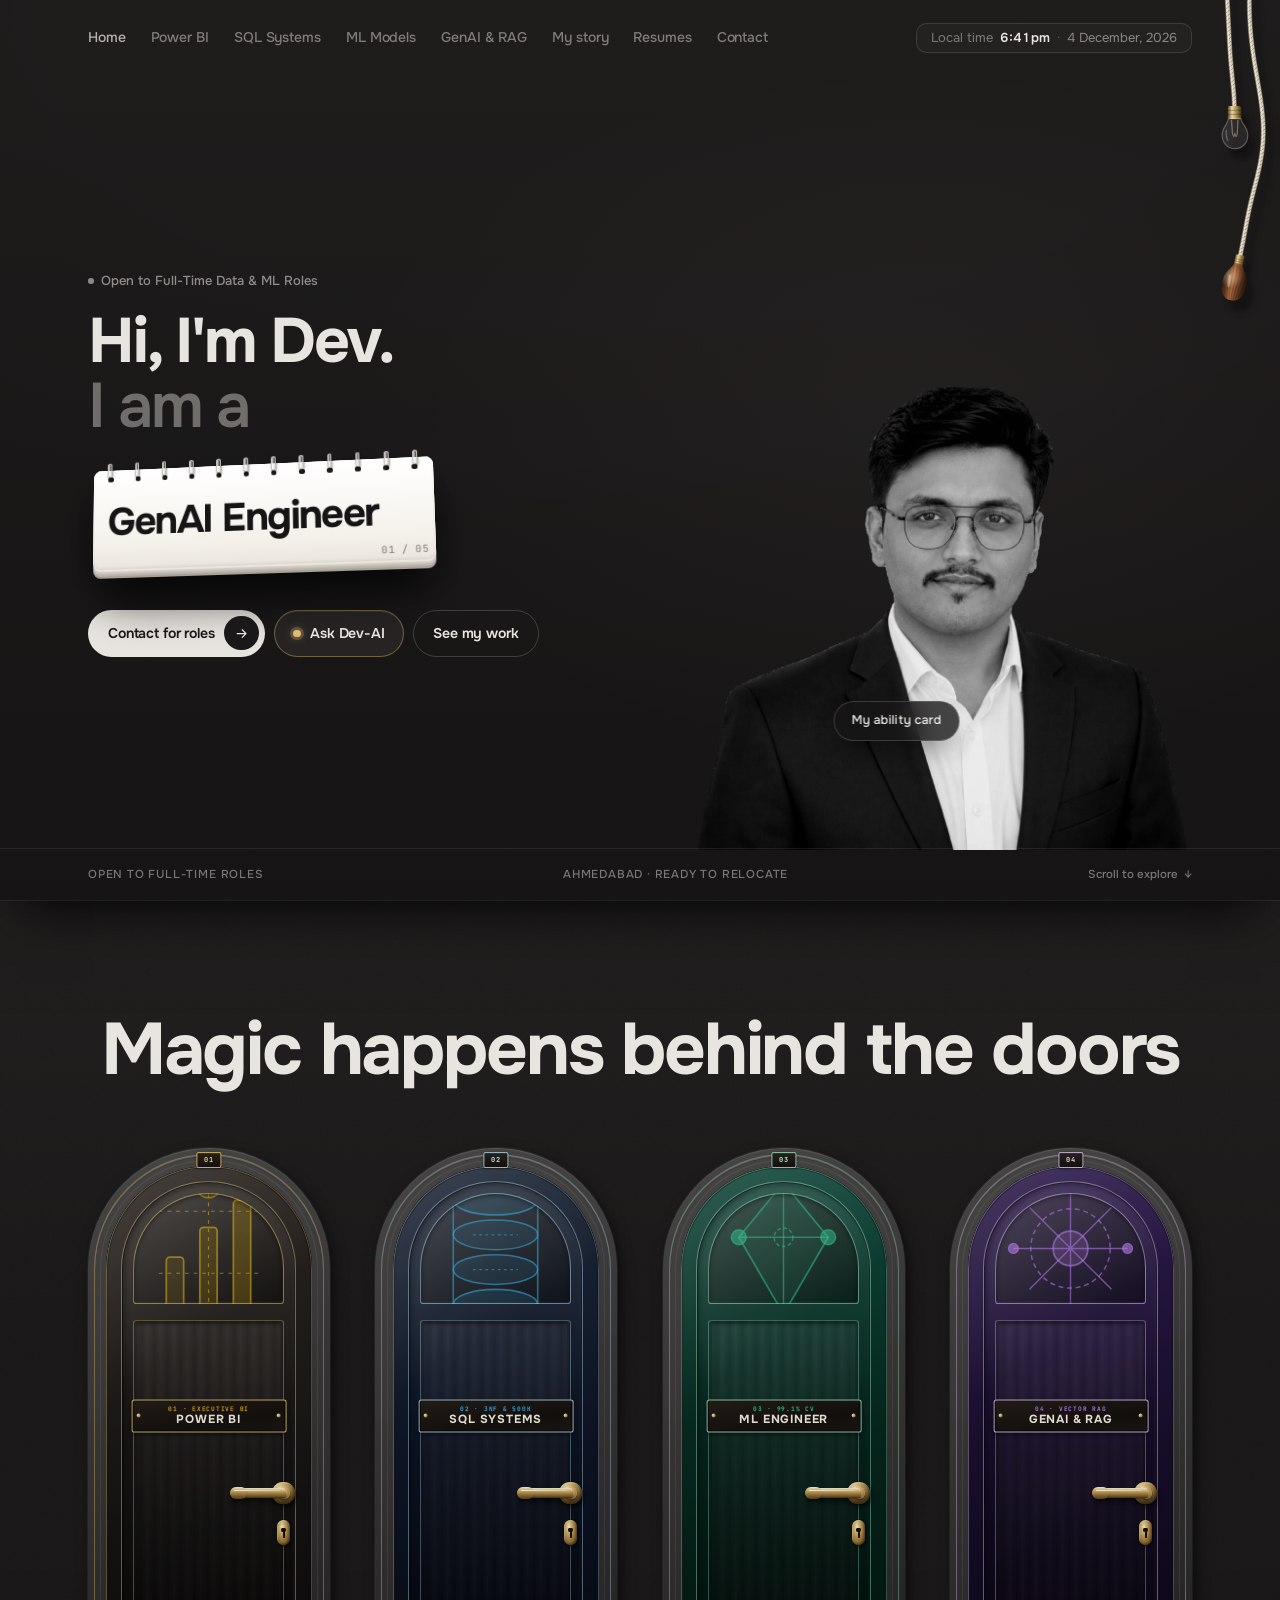
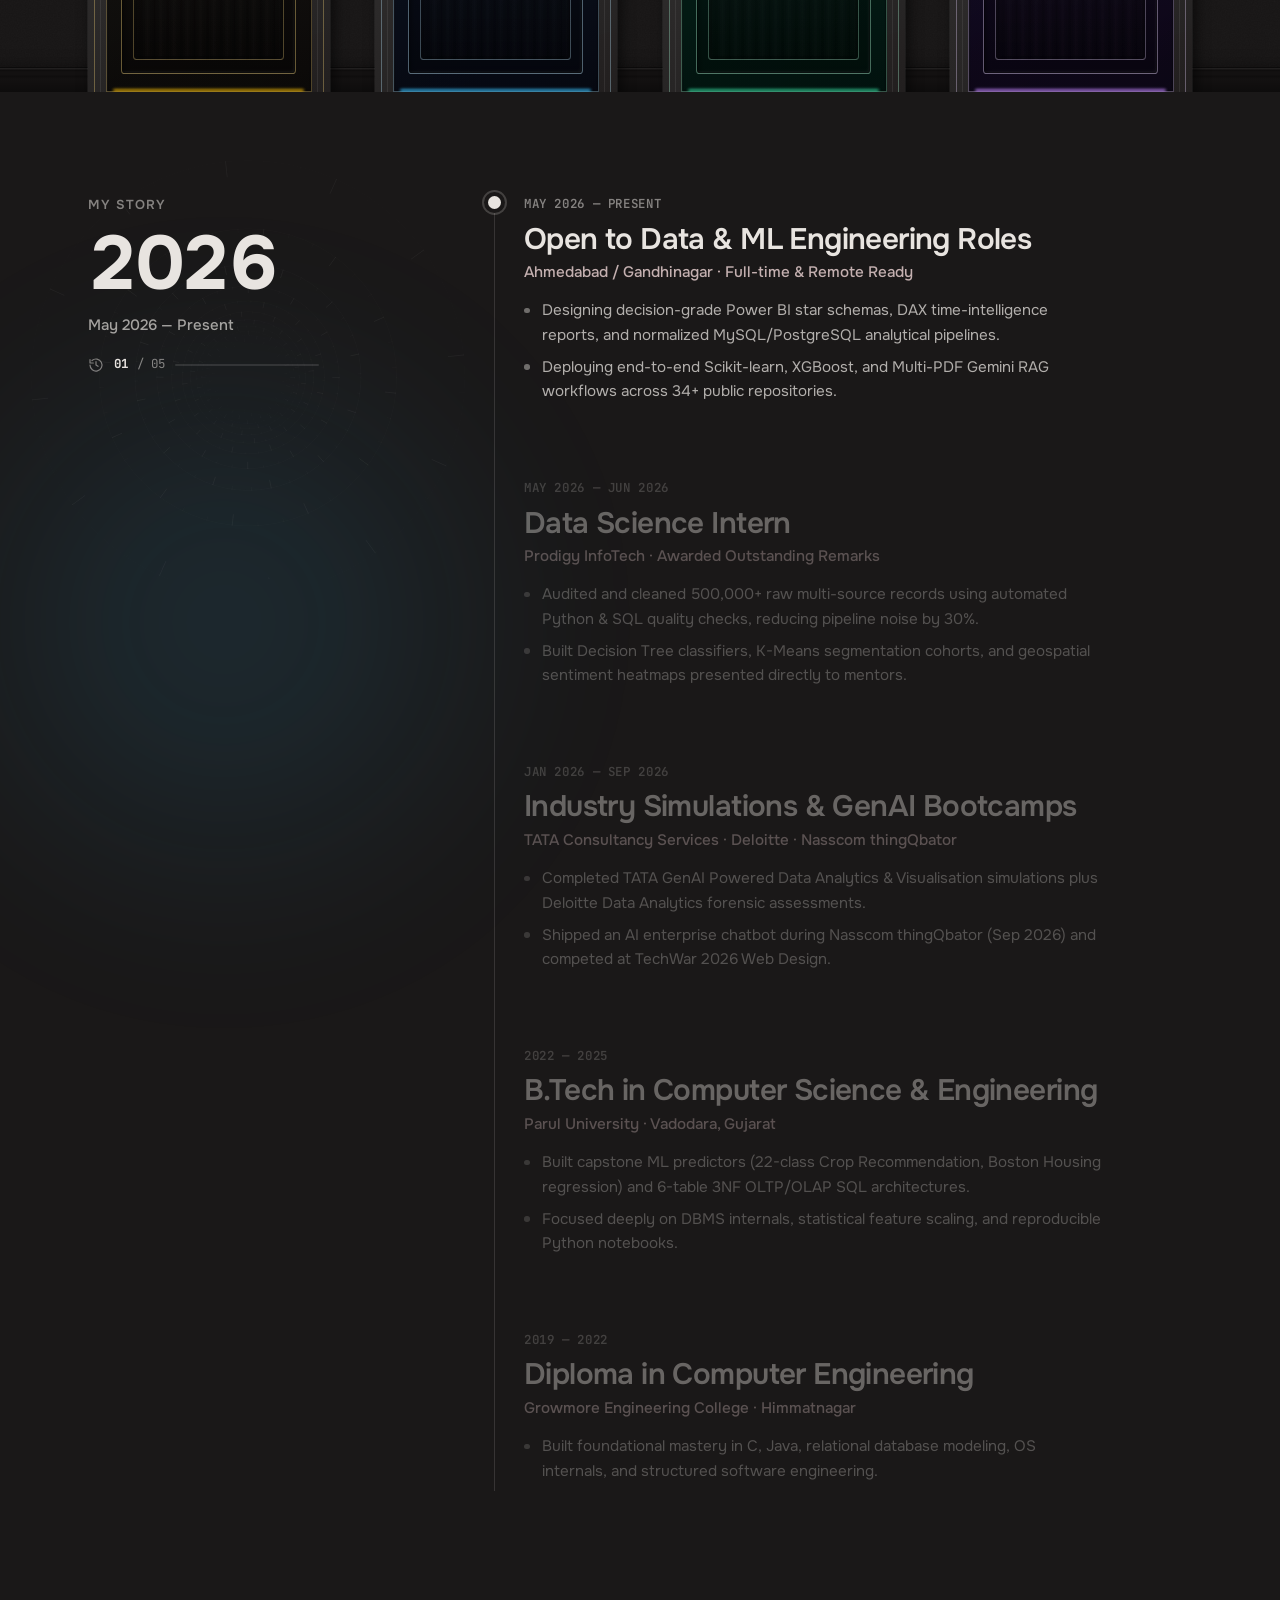
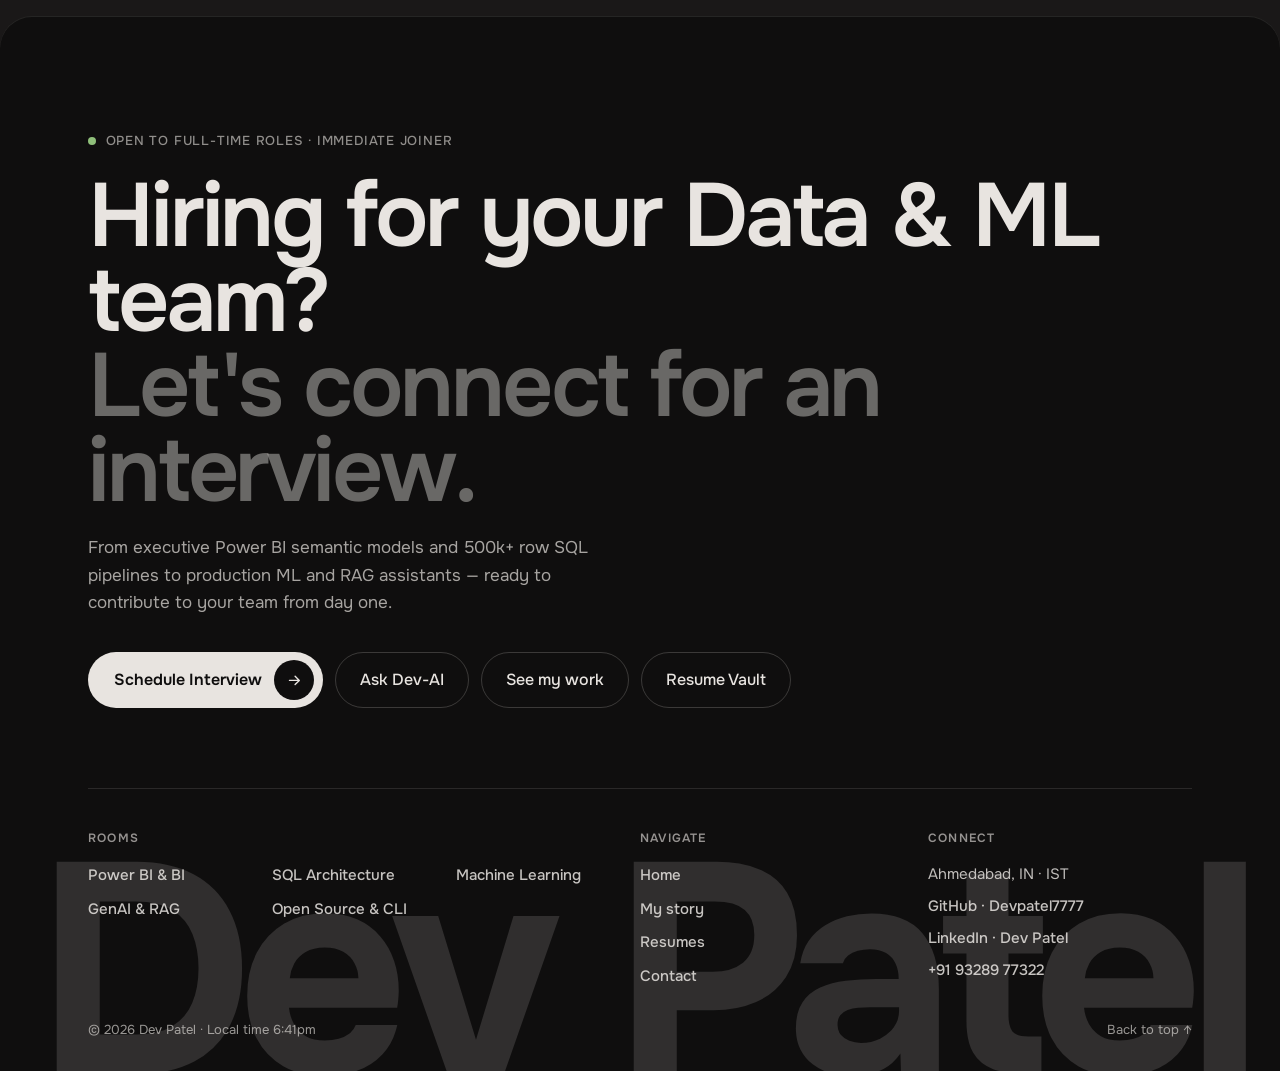
<file: index.html>
<!DOCTYPE html>
<html data-mode="dark" lang="en">
<head>
  <meta charset="utf-8">
  <meta name="viewport" content="width=device-width, initial-scale=1.0">
  <meta name="theme-color" content="#1A1818">
  <meta name="description" content="Dev Patel — GenAI Engineer, AI/ML Engineer, Data Scientist & Data Analyst. Power BI star schemas, 500k+ row SQL/EDA pipelines, XGBoost models, and Multi-PDF RAG systems.">
  <meta name="robots" content="index, follow">
  <link rel="canonical" href="https://dev-7-patel-portfolio.vercel.app/">
  <meta property="og:type" content="website">
  <meta property="og:url" content="https://dev-7-patel-portfolio.vercel.app/">
  <meta property="og:title" content="Dev Patel — GenAI, AI/ML &amp; Data Systems Engineer">
  <meta property="og:description" content="Interactive portfolio &amp; live AI/ML systems by Dev Patel. Power BI Star Schemas, 500k+ row SQL/EDA pipelines, 99.1% CV Crop ML, and Multi-PDF Vector RAG.">
  <meta property="og:image" content="https://dev-7-patel-portfolio.vercel.app/assets/avatar.jpg">
  <meta name="twitter:card" content="summary_large_image">
  <meta name="twitter:title" content="Dev Patel — GenAI, AI/ML &amp; Data Systems Engineer">
  <meta name="twitter:description" content="Interactive portfolio &amp; live AI/ML systems by Dev Patel. Available for Full-Time Data &amp; ML roles.">
  <title>Dev Patel — GenAI, AI/ML & Data Analyst Portfolio</title>
  <script type="application/ld+json">
  {
    "@context": "https://schema.org",
    "@type": "Person",
    "name": "Dev Patel",
    "jobTitle": "GenAI Engineer, AI/ML Engineer & Data Analyst",
    "alumniOf": { "@type": "CollegeOrUniversity", "name": "Parul University" },
    "email": "mailto:devpatel846211@gmail.com",
    "sameAs": [
      "https://github.com/Devpatel7777",
      "https://linkedin.com/in/dev-patel-0a1291216"
    ],
    "knowsAbout": ["Generative AI", "RAG", "LangGraph", "Machine Learning", "XGBoost", "Power BI", "DAX", "MySQL", "Python"]
  }
  </script>
  <link rel="icon" type="image/svg+xml" href="/favicon.svg">
  <link rel="preconnect" href="https://fonts.googleapis.com">
  <link rel="preconnect" href="https://fonts.gstatic.com" crossorigin>
  <link href="https://fonts.googleapis.com/css2?family=JetBrains+Mono:wght@400;500;600;700&family=Onest:wght@400;500;600;700;800&display=swap" rel="stylesheet">
  <script src="rooms/prepaint.js"></script>
  <link rel="stylesheet" href="style.css?v=2.2">
</head>
<body>
  <a class="skip" href="#main">Skip to content</a>

  <!-- ============ PageLoader ============ -->
  <div aria-hidden="true" class="loader" id="loader">
    <div class="ld__bg"></div>
    <div class="ld__stack">
      <div class="ld__pill" style="--k:0;--c:#242121;--t:#E8E4E0;--dir:1"><span>Dev Patel</span></div>
      <div class="ld__pill" style="--k:1;--c:#22354E;--t:#E8E4E0;--dir:-1"><span>Power BI &amp; BI</span></div>
      <div class="ld__pill" style="--k:2;--c:#4A3142;--t:#E8E4E0;--dir:1"><span>SQL Architecture</span></div>
      <div class="ld__pill" style="--k:3;--c:#65755B;--t:#F3EEEC;--dir:-1"><span>Machine Learning</span></div>
      <div class="ld__pill" style="--k:4;--c:#9D5328;--t:#F3EEEC;--dir:1"><span>GenAI &amp; RAG</span></div>
      <div class="ld__pill" style="--k:5;--c:#C4B0B0;--t:#1A1818;--dir:-1"><span>Open Source CLI</span></div>
    </div>
    <div class="ld__hud">
      <div class="ld__top">
        <span><b>Dev Patel</b> · Portfolio</span>
        <span>BI · SQL · Machine Learning · GenAI Systems</span>
      </div>
      <div class="ld__bot">
        <p class="ld__num">
          <small>Opening the rooms</small>
          <span id="ldCount">000</span>
        </p>
        <div class="ld__bar"><i></i></div>
      </div>
    </div>
  </div>

  <!-- ============ Header ============ -->
  <header class="hdr rv" style="--d:80ms">
    <div class="shell hdr__in">
      <nav aria-label="Primary">
        <ul class="nav">
          <li><button type="button" aria-current="page" data-go="home"><span data-h="y 0 -2|o .75 1" data-hs="320 22" data-ht="button">Home</span></button></li>
          <li><button type="button" data-door="0"><span data-h="y 0 -2|o .75 1" data-hs="320 22" data-ht="button">Power BI</span></button></li>
          <li><button type="button" data-door="1"><span data-h="y 0 -2|o .75 1" data-hs="320 22" data-ht="button">SQL Systems</span></button></li>
          <li><button type="button" data-door="2"><span data-h="y 0 -2|o .75 1" data-hs="320 22" data-ht="button">ML Models</span></button></li>
          <li><button type="button" data-door="3"><span data-h="y 0 -2|o .75 1" data-hs="320 22" data-ht="button">GenAI &amp; RAG</span></button></li>
          <li><button type="button" data-go="about"><span data-h="y 0 -2|o .75 1" data-hs="320 22" data-ht="button">My story</span></button></li>
          <li><button type="button" data-resume=""><span data-h="y 0 -2|o .75 1" data-hs="320 22" data-ht="button">Resumes</span></button></li>
          <li><button type="button" data-contact=""><span data-h="y 0 -2|o .75 1" data-hs="320 22" data-ht="button">Contact</span></button></li>
        </ul>
      </nav>
      <div class="hdr__right">
        <div aria-label="Local time in India" class="chip clock">
          <span class="clock__lbl">Local time</span>
          <span class="clock__time tnum" data-time="">11:05am</span>
          <span aria-hidden="true" class="clock__sep">·</span>
          <span class="clock__date" data-date="">11 November, 2026</span>
          <span class="clock__ds" data-dshort="">11 Nov</span>
        </div>
        <button type="button" aria-controls="navm" aria-haspopup="dialog" aria-label="Menu" class="chip menu-btn" id="menuBtn" style="min-height:44px;min-width:44px">
          <span>
            <svg aria-hidden="true" fill="none" focusable="false" stroke="currentColor" stroke-linecap="round" stroke-width="2" viewBox="0 0 24 24">
              <path d="M4 6h16M4 12h16M4 18h16"></path>
            </svg>
            <span class="word">Menu</span>
          </span>
        </button>
      </div>
    </div>
  </header>

  <!-- ============ Connected Rope & Edison Bulb: Pull Bulb -> Light | Pull Rope -> Dark ============ -->
  <div class="lamp-ambient" id="lampAmbient" aria-hidden="true"></div>
  <div class="cord" id="cord">
    <canvas aria-hidden="true" class="cord__cv"></canvas>
    <button type="button" aria-checked="false" aria-label="Pull Edison bulb for Light mode" title="Pull bulb → Light mode" class="cord__bulb" id="cordBulb" role="switch"></button>
    <button type="button" aria-checked="true" aria-label="Pull braided rope for Dark mode" title="Pull rope → Dark mode" class="cord__hit" id="cordHit" role="switch"></button>
  </div>

  <main id="main">
    <!-- ============ Hero ============ -->
    <section aria-label="Introduction" class="hero" id="home">
      <div aria-hidden="true" class="hero__vig"></div>

      <div class="shell hero__content">
        <div class="hero__left">
          <p class="eyebrow rv" id="heroEye" style="--d:180ms">Open to Full-Time Data &amp; ML Roles</p>
          <h1 class="h1">
            <span class="sr-only">Hi, I'm Dev. I am a GenAI Engineer, AI / ML Engineer, Data Scientist, Data Analyst and SQL Architect.</span>
            <span aria-hidden="true">
              <span class="line"><span style="--d:240ms">Hi, I'm Dev.</span></span>
              <span class="line"><span class="soft" style="--d:350ms">I am a</span></span>
              <span class="cal-line">
                <span class="cal rv" id="cal" style="--d:480ms">
                  <span class="cal__body">
                    <span class="cal__stand"></span>
                    <span class="cal__stack">
                      <span class="cal__back"><span class="cal__holes"></span></span>
                      <span class="cal__page" data-under="">
                        <span class="cal__holes"></span>
                        <span class="cal__word">AI / ML Engineer</span>
                        <span class="cal__no">02 / 05</span>
                        <span class="cal__shade"></span>
                      </span>
                      <span class="cal__leaf">
                        <span class="cal__face">
                          <span class="cal__holes"></span>
                          <span class="cal__word">GenAI Engineer</span>
                          <span class="cal__no">01 / 05</span>
                          <span class="cal__shade"></span>
                        </span>
                        <span class="cal__rear"><span class="cal__holes"></span></span>
                      </span>
                    </span>
                    <span class="cal__rings"></span>
                  </span>
                  <span class="cal__measure"></span>
                </span>
              </span>
            </span>
          </h1>
          <div class="ctas rv" style="--d:680ms">
            <button type="button" class="pill pill--dark pill--arrow" data-contact="">
              <span class="pill__in" data-h="s 1 1.04" data-hs="320 18" data-ht=".pill">
                Contact for roles
                <span class="pill__badge">
                  <svg aria-hidden="true" data-h="x 0 3" data-hs="320 18" data-ht=".pill" fill="none" focusable="false" stroke="currentColor" stroke-linecap="round" stroke-linejoin="round" stroke-width="2" viewBox="0 0 24 24">
                    <path d="M5 12h14M13 6l6 6-6 6"></path>
                  </svg>
                </span>
              </span>
            </button>
            <button type="button" class="pill pill--ai" data-copilot="">
              <span class="pill__in" data-h="s 1 1.04" data-hs="320 18" data-ht=".pill">
                <i class="ai-dot" aria-hidden="true"></i>
                Ask Dev-AI
              </span>
            </button>
            <button type="button" class="pill pill--outline" data-go="works">
              <span class="pill__in" data-h="s 1 1.04" data-hs="320 18" data-ht=".pill">See my work</span>
            </button>
          </div>
        </div>
      </div>

      <div class="hero__stage">
        <div class="fig" id="fig" aria-label="Dev Patel portrait stage">
          <img alt="" aria-hidden="true" decoding="async" fetchpriority="high" id="figBase" src="assets/portrait-cutout.png">
          <canvas aria-hidden="true" id="figCanvas"></canvas>
          <button type="button" aria-controls="holo" aria-haspopup="dialog" class="fig__card" id="holoOpen">My ability card</button>
        </div>
      </div>

      <div class="shell hero__bar rv" style="--d:750ms">
        <span>Open to Full-Time Roles</span>
        <span class="mid">Ahmedabad · Ready to Relocate</span>
        <div class="hero__bar-acts">
          <button type="button" class="scroll" data-go="works">Scroll to explore <i aria-hidden="true">↓</i></button>
        </div>
      </div>
    </section>

    <!-- ============ Doors ============ -->
    <section aria-labelledby="doorsTitle" class="doors" id="works">
      <div aria-hidden="true" class="doors__tex"></div>
      <div class="doors__pin">
        <div class="shell doors__wall">
          <h2 class="sr-only" id="doorsTitle">My work, one door per discipline</h2>
          <p aria-hidden="true" class="paint">Magic happens<br class="mbr"> behind the doors</p>
          <p aria-hidden="true" class="doors__hint">Swipe or tap door</p>
          <div aria-live="polite" class="dinfo" id="dinfo">
            <h3 class="dinfo__h">Power BI &amp; BI</h3>
            <p class="dinfo__t">Star Schema · 10,000+ Sales Rows</p>
            <ul class="dinfo__p">
              <li>10,000+ sales rows modeled</li>
              <li>Star-schema tables &amp; DAX</li>
              <li>Time-intelligence YoY KPIs</li>
              <li>Retention &amp; margin drilldowns</li>
              <li>Live telemetry simulator</li>
            </ul>
          </div>
          <p aria-hidden="true" class="doors__dots"><i class="on"></i><i></i><i></i><i></i><i></i></p>

          <ul class="doors__row">
            <li class="unit unit--bi" style="--i:0;--door:#1C1917;--door-hi:#2D2620;--door-dk:#100E0C;--glow:234,179,8;--trim:245,212,120">
              <button type="button" aria-label="Open the Power BI room" class="doorway">
                <span class="casing"><span class="casing__key" aria-hidden="true">01</span></span>
                <span class="opening">
                  <span class="room"></span>
                  <span class="spill"></span>
                  <span class="door">
                    <span class="door__flute"></span>
                    <span class="plate"><small>01 · EXECUTIVE BI</small><b>Power BI</b></span>
                    <span class="handle"><span class="handle__lever"></span><span class="handle__lock"></span></span>
                    <span class="door__shade"></span>
                    <span class="leak"></span>
                  </span>
                  <span class="sill"></span>
                </span>
              </button>
            </li>

            <li class="unit unit--sql" style="--i:1;--door:#0F172A;--door-hi:#1E293B;--door-dk:#080D1A;--glow:56,189,248;--trim:186,230,253">
              <button type="button" aria-label="Open the SQL Systems room" class="doorway">
                <span class="casing"><span class="casing__key" aria-hidden="true">02</span></span>
                <span class="opening">
                  <span class="room"></span>
                  <span class="spill"></span>
                  <span class="door">
                    <span class="door__flute"></span>
                    <span class="plate"><small>02 · 3NF &amp; 500K</small><b>SQL Systems</b></span>
                    <span class="handle"><span class="handle__lever"></span><span class="handle__lock"></span></span>
                    <span class="door__shade"></span>
                    <span class="leak"></span>
                  </span>
                  <span class="sill"></span>
                </span>
              </button>
            </li>

            <li class="unit unit--ml" style="--i:2;--door:#062C22;--door-hi:#0E4B3D;--door-dk:#021B14;--glow:52,211,153;--trim:167,243,208">
              <button type="button" aria-label="Open the ML Engineer room" class="doorway">
                <span class="casing"><span class="casing__key" aria-hidden="true">03</span></span>
                <span class="opening">
                  <span class="room"></span>
                  <span class="spill"></span>
                  <span class="door">
                    <span class="door__flute"></span>
                    <span class="plate"><small>03 · 99.1% CV</small><b>ML Engineer</b></span>
                    <span class="handle"><span class="handle__lever"></span><span class="handle__lock"></span></span>
                    <span class="door__shade"></span>
                    <span class="leak"></span>
                  </span>
                  <span class="sill"></span>
                </span>
              </button>
            </li>

            <li class="unit unit--rag" style="--i:3;--door:#1C1033;--door-hi:#2E1A52;--door-dk:#110920;--glow:192,132,252;--trim:233,213,255">
              <button type="button" aria-label="Open the GenAI &amp; RAG room" class="doorway">
                <span class="casing"><span class="casing__key" aria-hidden="true">04</span></span>
                <span class="opening">
                  <span class="room"></span>
                  <span class="spill"></span>
                  <span class="door">
                    <span class="door__flute"></span>
                    <span class="plate"><small>04 · VECTOR RAG</small><b>GenAI &amp; RAG</b></span>
                    <span class="handle"><span class="handle__lever"></span><span class="handle__lock"></span></span>
                    <span class="door__shade"></span>
                    <span class="leak"></span>
                  </span>
                  <span class="sill"></span>
                </span>
              </button>
            </li>

            <li class="unit unit--secret unit--cli" style="--i:4;--door:#111815;--door-hi:#1A2722;--door-dk:#0A0F0D;--glow:74,222,128;--trim:134,239,172">
              <button type="button" aria-label="Open the Open Source &amp; CLI room" class="doorway">
                <span class="casing"><span class="casing__key" aria-hidden="true">05</span></span>
                <span class="opening">
                  <span class="room"></span>
                  <span class="spill"></span>
                  <span class="door">
                    <span class="door__flute"></span>
                    <span class="plate"><small>05 · TERMINAL &amp; CV</small><b>Lab &amp; CLI</b></span>
                    <span class="handle"><span class="handle__lever"></span><span class="handle__lock"></span></span>
                    <span class="door__shade"></span>
                    <span class="leak"></span>
                  </span>
                  <span class="sill"></span>
                </span>
              </button>
            </li>
          </ul>
        </div>
      </div>
      <div class="doors__floor"></div>
    </section>

    <!-- ============ Story ============ -->
    <section aria-labelledby="storyTitle" class="story" id="about" data-ch="0" style="--n:5">
      <div aria-hidden="true" class="story__amb"></div>
      <div class="shell story__track">
        <div class="story__pin">
          <div class="story__clock">
            <canvas aria-hidden="true" class="story__bg"></canvas>
            <h2 class="story__h" id="storyTitle">My story</h2>
            <div aria-hidden="true" class="story__yr">
              <span class="dg"><span class="dg__c" style="--d:2"><i>0</i><i>1</i><i>2</i><i>3</i><i>4</i><i>5</i><i>6</i><i>7</i><i>8</i><i>9</i></span></span>
              <span class="dg"><span class="dg__c" style="--d:0"><i>0</i><i>1</i><i>2</i><i>3</i><i>4</i><i>5</i><i>6</i><i>7</i><i>8</i><i>9</i></span></span>
              <span class="dg"><span class="dg__c" style="--d:2"><i>0</i><i>1</i><i>2</i><i>3</i><i>4</i><i>5</i><i>6</i><i>7</i><i>8</i><i>9</i></span></span>
              <span class="dg"><span class="dg__c" style="--d:6"><i>0</i><i>1</i><i>2</i><i>3</i><i>4</i><i>5</i><i>6</i><i>7</i><i>8</i><i>9</i></span></span>
            </div>
            <p aria-hidden="true" class="story__when">May 2026 — Present</p>
            <div aria-hidden="true" class="story__meter">
              <svg aria-hidden="true" class="story__rw" fill="none" focusable="false" stroke="currentColor" stroke-linecap="round" stroke-linejoin="round" stroke-width="1.8" viewBox="0 0 24 24">
                <path d="M3 12a9 9 0 1 0 3-6.7"></path>
                <path d="M3 4v5h5"></path>
                <path d="M12 7v5l3 2"></path>
              </svg>
              <span class="story__count">01</span>
              <span class="story__of">/ 05</span>
              <i class="story__bar"><b></b></i>
            </div>
          </div>
        </div>

        <div class="story__line">
          <span aria-hidden="true" class="story__rail"></span>
          <span aria-hidden="true" class="story__ttrack"><span class="story__tail"></span></span>
          <span aria-hidden="true" class="story__dtrack"><span class="story__dot"></span></span>
          <ol class="story__list">
            <li class="ch on" data-when="May 2026 — Present" data-y="2026">
              <p class="ch__date">May 2026 — Present</p>
              <h3 class="ch__t">Open to Data &amp; ML Engineering Roles</h3>
              <p class="ch__org">Ahmedabad / Gandhinagar · Full-time &amp; Remote Ready</p>
              <ul class="ch__b">
                <li>Designing decision-grade Power BI star schemas, DAX time-intelligence reports, and normalized MySQL/PostgreSQL analytical pipelines.</li>
                <li>Deploying end-to-end Scikit-learn, XGBoost, and Multi-PDF Gemini RAG workflows across 34+ public repositories.</li>
              </ul>
            </li>
            <li class="ch" data-when="May 2026 — Jun 2026" data-y="2026">
              <p class="ch__date">May 2026 — Jun 2026</p>
              <h3 class="ch__t">Data Science Intern</h3>
              <p class="ch__org">Prodigy InfoTech · Awarded Outstanding Remarks</p>
              <ul class="ch__b">
                <li>Audited and cleaned 500,000+ raw multi-source records using automated Python &amp; SQL quality checks, reducing pipeline noise by 30%.</li>
                <li>Built Decision Tree classifiers, K-Means segmentation cohorts, and geospatial sentiment heatmaps presented directly to mentors.</li>
              </ul>
            </li>
            <li class="ch" data-when="Jan 2026 — Sep 2026" data-y="2026">
              <p class="ch__date">Jan 2026 — Sep 2026</p>
              <h3 class="ch__t">Industry Simulations &amp; GenAI Bootcamps</h3>
              <p class="ch__org">TATA Consultancy Services · Deloitte · Nasscom thingQbator</p>
              <ul class="ch__b">
                <li>Completed TATA GenAI Powered Data Analytics &amp; Visualisation simulations plus Deloitte Data Analytics forensic assessments.</li>
                <li>Shipped an AI enterprise chatbot during Nasscom thingQbator (Sep 2026) and competed at TechWar 2026 Web Design.</li>
              </ul>
            </li>
            <li class="ch" data-when="2022 — 2025" data-y="2025">
              <p class="ch__date">2022 — 2025</p>
              <h3 class="ch__t">B.Tech in Computer Science &amp; Engineering</h3>
              <p class="ch__org">Parul University · Vadodara, Gujarat</p>
              <ul class="ch__b">
                <li>Built capstone ML predictors (22-class Crop Recommendation, Boston Housing regression) and 6-table 3NF OLTP/OLAP SQL architectures.</li>
                <li>Focused deeply on DBMS internals, statistical feature scaling, and reproducible Python notebooks.</li>
              </ul>
            </li>
            <li class="ch" data-when="2019 — 2022" data-y="2019">
              <p class="ch__date">2019 — 2022</p>
              <h3 class="ch__t">Diploma in Computer Engineering</h3>
              <p class="ch__org">Growmore Engineering College · Himmatnagar</p>
              <ul class="ch__b">
                <li>Built foundational mastery in C, Java, relational database modeling, OS internals, and structured software engineering.</li>
              </ul>
            </li>
          </ol>
        </div>
      </div>
    </section>
  </main>

  <!-- ============ Footer ============ -->
  <div class="sfw">
    <footer aria-labelledby="sfTitle" class="sf" id="contact-footer">
      <div class="sf__in">
        <p class="sf__eye"><i></i> Open to Full-Time Roles · Immediate Joiner</p>
        <h2 class="sf__h" id="sfTitle">Hiring for your Data &amp; ML team?<span>Let's connect for an interview.</span></h2>
        <p class="sf__p">From executive Power BI semantic models and 500k+ row SQL pipelines to production ML and RAG assistants — ready to contribute to your team from day one.</p>
        <div class="sf__cta">
          <button type="button" class="sf__btn" data-contact="">
            Schedule Interview
            <b><svg aria-hidden="true" fill="none" stroke="currentColor" stroke-linecap="round" stroke-linejoin="round" stroke-width="2" viewBox="0 0 24 24"><path d="M5 12h14M13 6l6 6-6 6"></path></svg></b>
          </button>
          <button type="button" class="sf__ghost" data-copilot="">Ask Dev-AI</button>
          <button type="button" class="sf__ghost" data-go="works">See my work</button>
          <button type="button" class="sf__ghost" data-resume="">Resume Vault</button>
        </div>
        <div class="sf__cols">
          <div>
            <h3>Rooms</h3>
            <ul class="work">
              <li><a data-door="0" href="power-bi/">Power BI &amp; BI</a></li>
              <li><a data-door="1" href="sql-analytics/">SQL Architecture</a></li>
              <li><a data-door="2" href="machine-learning/">Machine Learning</a></li>
              <li><a data-door="3" href="genai-agents/">GenAI &amp; RAG</a></li>
              <li><a data-door="4" href="system-terminal/">Open Source &amp; CLI</a></li>
            </ul>
          </div>
          <div>
            <h3>Navigate</h3>
            <ul>
              <li><a data-go="home" href="#home">Home</a></li>
              <li><a data-go="about" href="#about">My story</a></li>
              <li><button type="button" data-resume="">Resumes</button></li>
              <li><button type="button" data-contact="">Contact</button></li>
            </ul>
          </div>
          <div>
            <h3>Connect</h3>
            <ul>
              <li class="st">Ahmedabad, IN · IST</li>
              <li class="st"><a href="https://github.com/Devpatel7777" target="_blank" rel="noopener noreferrer">GitHub · Devpatel7777</a></li>
              <li class="st"><a href="https://linkedin.com/in/dev-patel-0a1291216" target="_blank" rel="noopener noreferrer">LinkedIn · Dev Patel</a></li>
              <li class="st"><a href="tel:+919328977322">+91 93289 77322</a></li>
            </ul>
          </div>
        </div>
        <div class="sf__bot">
          <span>© <span data-fyear="">2026</span> Dev Patel · Local time <span data-ftime="">—</span></span>
          <div class="sf__bot-acts">
            <button type="button" id="sfTop">Back to top ↑</button>
          </div>
        </div>
      </div>
      <div aria-hidden="true" class="sf__word">
        <span class="full">Dev Patel</span>
        <span class="short">DEV</span>
      </div>
    </footer>
  </div>

  <!-- ============ Floating Back to Top & Scrolled AI Concierge Dock ============ -->
  <button type="button" aria-label="Open Dev-AI Recruiter Concierge" class="ai-fab" id="aiFab" data-copilot="">
    <i class="ai-dot" aria-hidden="true"></i>
    <span>Dev-AI · Concierge</span>
  </button>
  <button type="button" aria-label="Back to top" class="totop" id="totop">
    <svg aria-hidden="true" class="ring" viewBox="0 0 52 52"><circle cx="26" cy="26" r="24"></circle></svg>
    <svg aria-hidden="true" class="ar" fill="none" stroke="currentColor" stroke-linecap="round" stroke-linejoin="round" stroke-width="2" viewBox="0 0 24 24"><path d="M12 19V5M5 12l7-7 7 7"></path></svg>
    <span class="lbl">Back to top</span>
  </button>

  <!-- ============ Door cursor + walk-through layers ============ -->
  <div aria-hidden="true" class="door-cursor" id="doorCursor">Click to enter</div>
  <div aria-hidden="true" class="veil" hidden id="veil"></div>
  <div aria-hidden="true" class="shade" hidden id="shade"></div>
  <div aria-hidden="true" class="passage" hidden id="passage"></div>
  <div class="wallv" id="wallv"></div>

  <!-- ============ Mobile / Quick Nav Overlay ============ -->
  <div aria-label="Menu" aria-modal="true" class="navm" hidden id="navm" role="dialog">
    <div class="shell navm__top">
      <span class="brand">
        <svg aria-hidden="true" fill="currentColor" focusable="false" viewBox="0 0 48 48">
          <path d="M24 2c2.2 13.8 7.9 19.6 22 22-14.1 2.4-19.8 8.2-22 22-2.2-13.8-7.9-19.6-22-22 14.1-2.4 19.8-8.2 22-22Z"></path>
        </svg>
        Dev Patel
      </span>
      <button type="button" class="close-btn" id="navClose">
        <svg aria-hidden="true" fill="none" focusable="false" stroke="currentColor" stroke-linecap="round" stroke-width="2" viewBox="0 0 24 24"><path d="M4 4l16 16M20 4 4 20"></path></svg>
        Close
      </button>
    </div>
    <nav aria-label="Menu" class="shell navm__nav">
      <ul id="navList"></ul>
    </nav>
    <div class="shell navm__bot">
      <span>Local time <span data-navtime=""></span></span>
      <div class="navm__bot-actions">
        <button type="button" id="navTheme">Switch Light / Dark</button>
        <button type="button" id="navAi">Ask Dev-AI</button>
        <button type="button" id="navResumes">Resume Vault</button>
        <button type="button" id="navStart">Schedule Interview →</button>
      </div>
    </div>
  </div>

  <!-- ============ Ability card (#holo) ============ -->
  <div aria-label="Dev Patel's ability card" aria-modal="true" class="holo" hidden id="holo" role="dialog">
    <canvas aria-hidden="true" class="holo__sparks" id="holoSparks"></canvas>
    <div class="holo__id">
      <strong>DEV PATEL</strong>
      <span>Ability card</span>
    </div>
    <button type="button" class="holo__x holo__x--top" id="holoClose">
      <svg aria-hidden="true" fill="none" stroke="currentColor" stroke-linecap="round" stroke-width="2" viewBox="0 0 24 24"><path d="M5 5l14 14M19 5 5 19"></path></svg>
      Close
    </button>
    <div class="holo__lite" id="holoLite">
      <button type="button" aria-label="Dev Patel's ability card: Power BI 92, SQL & Analytics 94, ML & Python 88, GenAI & RAG 86. Tap to flip." class="hc" id="hc">
        <i class="hc__aura"></i>
        <span class="hc__in">
          <span class="hc__face hc__front">
            <svg aria-hidden="true" class="hc__filigree" viewBox="0 0 340 475" preserveAspectRatio="none">
              <defs>
                <linearGradient id="hcGold" x1="0" y1="0" x2="1" y2="1">
                  <stop offset="0%" stop-color="#f6deb1"/>
                  <stop offset="35%" stop-color="#c99b56"/>
                  <stop offset="70%" stop-color="#fff0cd"/>
                  <stop offset="100%" stop-color="#9e743b"/>
                </linearGradient>
              </defs>
              <rect x="6" y="6" width="328" height="463" rx="16" fill="none" stroke="url(#hcGold)" stroke-width="3.2"/>
              <rect x="13" y="13" width="314" height="449" rx="12" fill="none" stroke="url(#hcGold)" stroke-opacity=".68" stroke-width="1"/>
              <!-- Corner ornate filigree flourishes -->
              <path d="M16 44 C16 24, 24 16, 44 16 M22 36 C22 24, 26 20, 36 20 M16 28 Q26 28 28 16" fill="none" stroke="url(#hcGold)" stroke-width="2" stroke-linecap="round"/>
              <path d="M296 16 C316 16, 324 24, 324 44 M304 20 C314 20, 318 24, 318 36 M312 16 Q312 28 324 28" fill="none" stroke="url(#hcGold)" stroke-width="2" stroke-linecap="round"/>
              <path d="M16 431 C16 451, 24 459, 44 459 M22 439 C22 451, 26 455, 36 455 M16 447 Q26 447 28 459" fill="none" stroke="url(#hcGold)" stroke-width="2" stroke-linecap="round"/>
              <path d="M296 459 C316 459, 324 451, 324 431 M304 455 C314 455, 318 451, 318 439 M312 459 Q312 447 324 447" fill="none" stroke="url(#hcGold)" stroke-width="2" stroke-linecap="round"/>
            </svg>
            <span class="hc__nameplate">Dev Patel</span>
            <span class="hc__win">
              <span aria-hidden="true" class="hc__bg"></span>
              <img alt="Dev Patel studio portrait" class="hc__sub" src="assets/portrait-cutout.png">
              <i aria-hidden="true" class="hc__wsh"></i>
            </span>
            <span class="hc__stats">
              <span class="hc__row">
                <span class="hc__name">Power BI &amp; DAX</span>
                <span class="hc__dots" aria-hidden="true"><i></i><i></i><i></i><i></i><i></i><i></i><i></i><i></i><i></i><i class="off"></i></span>
                <span class="hc__num">92</span>
              </span>
              <span class="hc__row">
                <span class="hc__name">SQL &amp; Analytics</span>
                <span class="hc__dots" aria-hidden="true"><i></i><i></i><i></i><i></i><i></i><i></i><i></i><i></i><i></i><i class="off"></i></span>
                <span class="hc__num">94</span>
              </span>
              <span class="hc__row">
                <span class="hc__name">ML &amp; Python</span>
                <span class="hc__dots" aria-hidden="true"><i></i><i></i><i></i><i></i><i></i><i></i><i></i><i></i><i class="off"></i><i class="off"></i></span>
                <span class="hc__num">88</span>
              </span>
              <span class="hc__row">
                <span class="hc__name">GenAI &amp; RAG</span>
                <span class="hc__dots" aria-hidden="true"><i></i><i></i><i></i><i></i><i></i><i></i><i></i><i></i><i class="off"></i><i class="off"></i></span>
                <span class="hc__num">86</span>
              </span>
            </span>
            <span class="hc__footbar">
              <span><small>BASED</small><b>India</b></span>
              <span><small>ROLE</small><b>Full-Time</b></span>
              <span><small>JOIN</small><b>Immediate</b></span>
            </span>
            <i class="hc__foil"></i>
            <i class="hc__glare"></i>
          </span>

          <span class="hc__face hc__back">
            <svg aria-hidden="true" class="hc__filigree" viewBox="0 0 340 475" preserveAspectRatio="none">
              <defs>
                <linearGradient id="hcGoldBack" x1="0" y1="0" x2="1" y2="1">
                  <stop offset="0%" stop-color="#f6deb1"/>
                  <stop offset="50%" stop-color="#c99b56"/>
                  <stop offset="100%" stop-color="#9e743b"/>
                </linearGradient>
              </defs>
              <rect x="6" y="6" width="328" height="463" rx="16" fill="none" stroke="url(#hcGoldBack)" stroke-width="3.2"/>
              <rect x="13" y="13" width="314" height="449" rx="12" fill="none" stroke="url(#hcGoldBack)" stroke-opacity=".55" stroke-width="1"/>
            </svg>
            <div class="hc__top">
              <span class="hc__tag">VERIFIED RECORD</span>
              <span class="hc__lvl">2019–2026</span>
            </div>
            <div class="hc__back-list">
              <div class="hc__bi">
                <small>Internship</small>
                <strong>Prodigy InfoTech · Data Science Intern</strong>
              </div>
              <div class="hc__bi">
                <small>Credentials</small>
                <strong>TATA GenAI · Deloitte · thingQbator</strong>
              </div>
              <div class="hc__bi">
                <small>Education</small>
                <strong>B.Tech CSE · Parul University (2025)</strong>
              </div>
              <div class="hc__bi hc__qrbox">
                <div class="hc__qrwrap" id="hcQr" aria-label="QR code to open portfolio"></div>
                <div class="hc__qrinfo">
                  <small>Scan · Live Portfolio</small>
                  <strong>devpatel846211@gmail.com</strong>
                  <span>+91 93289 77322</span>
                </div>
              </div>
            </div>
            <div class="hc__foot">
              <span>Ahmedabad, India</span>
              <span>Tap to return</span>
            </div>
            <i class="hc__foil"></i>
            <i class="hc__glare"></i>
          </span>
        </span>
      </button>
      <p class="hc__hint">
        <span class="hc__hm">Move across the card</span>
        <span class="hc__ht">Tilt or drag it</span> · tap to flip
      </p>
      <div class="holo__actions">
        <button type="button" class="holo__cv" id="holoResumes">Download 3 PDF Resumes</button>
        <button type="button" class="holo__cv holo__cv--brass" id="holoVcf">Save Contact (.vcf)</button>
      </div>
    </div>
  </div>

  <!-- ============ Contact Modal ============ -->
  <div aria-labelledby="mTitle" aria-modal="true" class="modal" hidden id="modal" role="dialog">
    <div class="modal__panel" id="mPanel">
      <button type="button" aria-label="Close contact dialog" class="x-btn" id="mClose">×</button>
      <div id="mFormWrap">
        <div class="mhead">
          <p>Full-Time &amp; Internship Opportunities · Ahmedabad, IN</p>
          <h2 id="mTitle">Schedule an interview</h2>
        </div>
        <form class="mform" id="reqForm">
          <div class="mform__row">
            <label>
              <span>Recruiter / Hiring name</span>
              <input name="name" type="text" required placeholder="e.g. Aarav Shah">
            </label>
            <label>
              <span>Company email</span>
              <input name="email" type="email" required placeholder="hr@company.com">
            </label>
          </div>
          <label>
            <span>Target role track</span>
            <select name="role">
              <option value="Data Analyst / BI Role">Data Analyst / Power BI Role</option>
              <option value="Data Scientist Role">Data Scientist Role</option>
              <option value="ML / AI Engineering Role">ML / AI Engineering Role</option>
              <option value="Data Analytics Internship / Trainee">Data Analytics Internship / Trainee</option>
            </select>
          </label>
          <label>
            <span>Interview or role details</span>
            <textarea name="message" rows="3" required placeholder="Share company name, role description, or interview timing..."></textarea>
          </label>
          <div class="mform__bot">
            <small id="eqStatus" style="opacity:.6">Replies within 24 hours</small>
            <button type="submit" class="mform__submit">Prepare message →</button>
          </div>
        </form>
        <div class="mform__direct">
          <span>Or reach directly: <a data-mail="" href="mailto:devpatel846211@gmail.com">devpatel846211@gmail.com</a></span>
          <a href="tel:+919328977322">+91 93289 77322</a>
        </div>
      </div>

      <div class="msuccess" hidden id="mSuccess">
        <div class="msuccess__badge">✓</div>
        <h2>Message ready to send</h2>
        <p id="eqCopyNote">Your details have been formatted and copied to clipboard so you can send directly even without a desktop mail client.</p>
        <div class="msuccess__links">
          <a class="prim" id="eqGmailLink" target="_blank" rel="noopener noreferrer" href="#">Open in Gmail Web ↗</a>
          <a id="eqMailtoLink" href="#">Default Mail App</a>
          <button type="button" id="eqCopyBtn">Copy text</button>
        </div>
        <button type="button" class="holo__cv" id="mDone" style="margin-top:.5rem">Close</button>
      </div>
    </div>
  </div>

  <!-- ============ Resumes Vault Modal ============ -->
  <div aria-labelledby="rTitle" aria-modal="true" class="modal" hidden id="resume-modal" role="dialog">
    <div class="modal__panel rvault__panel" id="rPanel">
      <button type="button" aria-label="Close resume vault" class="x-btn" id="rClose">×</button>
      <div class="mhead">
        <p>Resume Archive · Select Track</p>
        <h2 id="rTitle">Role Dossiers</h2>
      </div>
      <div class="rvault__tabs" id="rvTabs" role="tablist" aria-label="Resume tracks">
        <button type="button" class="rvault__tab on" role="tab" aria-selected="true" data-rv="aiml">01 · AI / ML &amp; GenAI</button>
        <button type="button" class="rvault__tab" role="tab" aria-selected="false" data-rv="ds">02 · Data Scientist</button>
        <button type="button" class="rvault__tab" role="tab" aria-selected="false" data-rv="analyst">03 · Data Analyst</button>
      </div>
      <div class="rvault__card" id="rvCard">
        <div class="rvault__meta">
          <span class="rvault__idx" id="rvIdx">TRACK 01 · ATS VERIFIED PDF</span>
          <span class="rvault__size">1-Page Executive</span>
        </div>
        <h3 class="rvault__title" id="rvTitle">AI / ML &amp; GenAI Engineer</h3>
        <p class="rvault__desc" id="rvDesc">Multi-PDF Vector RAG (Gemini), LangGraph workflows, Groq LPU inference, Serper agents, and XGBoost 5-fold CV pipelines.</p>
        <div class="rvault__tags" id="rvTags">
          <span>LangGraph</span><span>Gemini RAG</span><span>Groq</span><span>XGBoost</span><span>PyTorch / Sklearn</span>
        </div>
        <div class="rvault__acts">
          <a class="rvault__prim" id="rvPreview" href="assets/resumes/Dev_Patel_AI_ML_Resume.pdf" target="_blank" rel="noopener noreferrer">Preview PDF ↗</a>
          <a class="rvault__sec" id="rvDownload" href="assets/resumes/Dev_Patel_AI_ML_Resume.pdf" download="Dev_Patel_AI_ML_Resume.pdf">Download ↓</a>
          <button type="button" class="rvault__sec" id="rvShareLink" title="Copy direct ?role recruiter link">Copy ?role link</button>
        </div>
      </div>
    </div>
  </div>

  <!-- ============ Dev-AI Recruiter Concierge Studio ============ -->
  <div aria-labelledby="cpTitle" aria-modal="true" class="modal cp-modal" hidden id="copilot" role="dialog">
    <div class="modal__panel cp__panel" id="cpPanel">
      <div class="cp__head">
        <div class="cp__brand">
          <div class="cp__mark" aria-hidden="true">
            <svg viewBox="0 0 24 28" fill="none" stroke="currentColor" stroke-width="1.6">
              <path d="M4 26V11a8 8 0 0 1 16 0v15H4Z"/>
              <path d="M12 7v6m0 0-2 3m2-3 2 3" stroke-linecap="round"/>
            </svg>
          </div>
          <div>
            <p class="cp__eye"><i class="ai-dot" aria-hidden="true"></i> <span>DEV-AI STUDIO · RAG</span><span class="cp-kbd"> · CTRL+K</span></p>
            <h2 id="cpTitle">Dev-AI Concierge</h2>
          </div>
        </div>
        <div class="cp__head-acts">
          <button type="button" class="cp__audio-btn" id="cpAudioPitch" aria-label="Play 60-second audio summary"><span>▶ 60s Brief</span><i class="audio-wave"><span></span><span></span><span></span></i></button>
          <button type="button" class="cp__act-btn" id="cpHoloBtn" title="Inspect 3D Gold Ability Card">Ability Card</button>
          <button type="button" class="cp__brief-btn" id="cpCopyBrief" title="Copy formatted hiring summary">Copy Brief</button>
          <button type="button" aria-label="Close AI Concierge" class="cp__x" id="cpClose">×</button>
        </div>
      </div>

      <div class="cp__toolbar">
        <div class="cp__lenses" id="cpLenses" role="tablist" aria-label="Role evaluation lens">
          <button type="button" class="cp-lens" role="tab" aria-selected="false" data-cp-lens="aiml">GenAI &amp; ML</button>
          <button type="button" class="cp-lens" role="tab" aria-selected="false" data-cp-lens="ds">Data Science</button>
          <button type="button" class="cp-lens" role="tab" aria-selected="false" data-cp-lens="analyst">Data Analyst</button>
        </div>
        <div class="cp__prompts" id="cpChips" aria-label="Quick recruiter probes">
          <button type="button" class="cp-chip cp-chip--tour" id="cpAutopilot">✨ Autopilot Tour</button>
          <button type="button" class="cp-chip cp-chip--ats" data-cp-q="ats">🎯 ATS Matcher</button>
          <button type="button" class="cp-chip" data-cp-q="summary"><i>01</i> 30s Brief</button>
          <button type="button" class="cp-chip" data-cp-q="rag"><i>02</i> Multi-PDF RAG</button>
          <button type="button" class="cp-chip" data-cp-q="ml"><i>03</i> 99.1% Crop ML</button>
          <button type="button" class="cp-chip" data-cp-q="eda"><i>04</i> 500k+ EDA</button>
          <button type="button" class="cp-chip" data-cp-q="hiring"><i>05</i> Notice &amp; Hire</button>
          <button type="button" class="cp-chip cp-chip--qna" data-cp-q="qna"><i>06</i> Interview Q&amp;A</button>
        </div>
      </div>

      <div class="cp__log" id="cpLog" aria-live="polite"></div>

      <form class="cp__form" id="cpForm" autocomplete="off">
        <input id="cpInput" type="text" placeholder="Ask stack, EDA, notice, or JD..." aria-label="Ask a question about Dev Patel or paste job skills">
        <button type="submit" class="cp__send">Ask →</button>
      </form>
    </div>
  </div>

  <script src="main.js?v=2.2"></script>
</body>
</html>
</file>
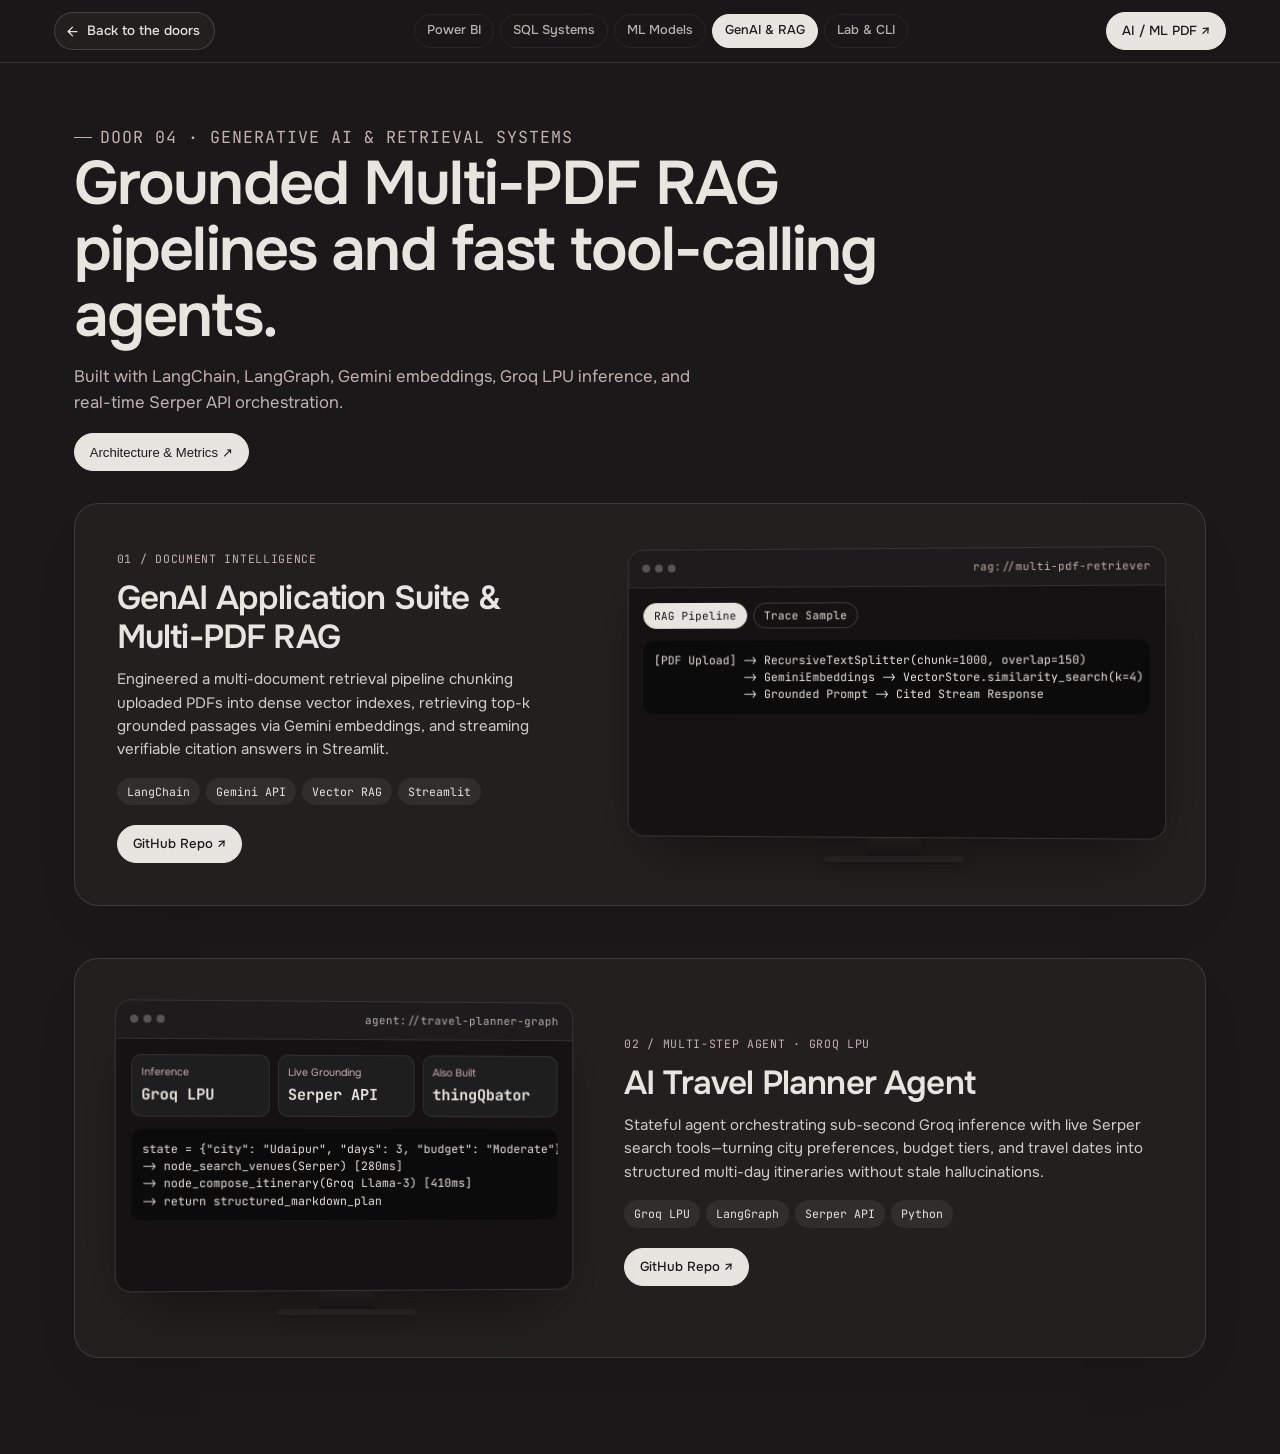
<file: genai-agents/index.html>
<!DOCTYPE html>
<html lang="en">
<head>
  <meta charset="UTF-8" />
  <meta name="viewport" content="width=device-width, initial-scale=1.0" />
  <title>Dev Patel — GenAI, RAG &amp; Autonomous Agents</title>
  <link rel="canonical" href="https://dev-7-patel-portfolio.vercel.app/genai-agents/" />
  <meta property="og:url" content="https://dev-7-patel-portfolio.vercel.app/genai-agents/" />
  <meta property="og:title" content="Dev Patel — GenAI, RAG &amp; Autonomous Agents" />
  <script src="../rooms/prepaint.js"></script>
  <link rel="icon" type="image/svg+xml" href="../favicon.svg" />
  <link rel="preconnect" href="https://fonts.googleapis.com" />
  <link rel="preconnect" href="https://fonts.gstatic.com" crossorigin />
  <link href="https://fonts.googleapis.com/css2?family=JetBrains+Mono:wght@400;500&family=Onest:wght@400;500;600;700&display=swap" rel="stylesheet" />
  <link rel="stylesheet" href="../rooms/room.css" />
</head>
<body>
  <header class="rn">
    <a class="backd" id="backDoors" href="../#works">
      <svg viewBox="0 0 24 24" fill="none" stroke="currentColor" stroke-width="2" stroke-linecap="round" stroke-linejoin="round" aria-hidden="true"><path d="M19 12H5M12 19l-7-7 7-7"/></svg>
      <span>Back to the doors</span>
    </a>
    <nav class="rn__rooms" aria-label="Switch room">
      <a class="rn__pill" href="../power-bi/" data-door="0">Power BI</a>
      <a class="rn__pill" href="../sql-analytics/" data-door="1">SQL Systems</a>
      <a class="rn__pill" href="../machine-learning/" data-door="2">ML Models</a>
      <a class="rn__pill on" href="../genai-agents/" data-door="3">GenAI &amp; RAG</a>
      <a class="rn__pill" href="../system-terminal/" data-door="4">Lab &amp; CLI</a>
    </nav>
    <a class="rbtn" href="../assets/resumes/Dev_Patel_AI_ML_Resume.pdf" target="_blank" rel="noopener noreferrer">AI / ML PDF ↗</a>
  </header>

  <main class="wrap">
    <section class="intro">
      <p class="eyebrow">Door 04 · Generative AI &amp; Retrieval Systems</p>
      <h1>Grounded Multi-PDF RAG pipelines and fast tool-calling agents.</h1>
      <p>
        Built with LangChain, LangGraph, Gemini embeddings, Groq LPU inference, and real-time Serper API orchestration.
      </p>
      <div class="intro__acts">
        <button type="button" class="rbtn" data-arch="rag">Architecture &amp; Metrics ↗</button>
      </div>
    </section>

    <section class="stack">
      <article class="card on">
        <div class="card__body">
          <span class="card__kicker">01 / Document Intelligence</span>
          <h2>GenAI Application Suite &amp; Multi-PDF RAG</h2>
          <p class="card__desc">
            Engineered a multi-document retrieval pipeline chunking uploaded PDFs into dense vector indexes, retrieving top-k grounded passages via Gemini embeddings, and streaming verifiable citation answers in Streamlit.
          </p>
          <div class="tags">
            <span class="tag">LangChain</span>
            <span class="tag">Gemini API</span>
            <span class="tag">Vector RAG</span>
            <span class="tag">Streamlit</span>
          </div>
          <div class="card__actions">
            <a class="rbtn" href="https://github.com/Devpatel7777/Gen_AI" target="_blank" rel="noopener noreferrer">GitHub Repo ↗</a>
          </div>
        </div>

        <div class="mon">
          <div class="mon__bezel">
            <div class="mon__bar">
              <div class="mon__dots"><i></i><i></i><i></i></div>
              <span class="mon__path">rag://multi-pdf-retriever</span>
            </div>
            <div class="mon__screen">
              <div class="w-tabs" id="ragTabs">
                <button type="button" class="w-tab on" data-r="arch">RAG Pipeline</button>
                <button type="button" class="w-tab" data-r="query">Trace Sample</button>
              </div>
              <pre class="w-pre" id="ragOut">[PDF Upload] -> RecursiveTextSplitter(chunk=1000, overlap=150)
             -> GeminiEmbeddings -> VectorStore.similarity_search(k=4)
             -> Grounded Prompt -> Cited Stream Response</pre>
            </div>
          </div>
          <div class="mon__neck"></div>
          <div class="mon__base"></div>
        </div>
      </article>

      <article class="card flip">
        <div class="card__body">
          <span class="card__kicker">02 / Multi-Step Agent · Groq LPU</span>
          <h2>AI Travel Planner Agent</h2>
          <p class="card__desc">
            Stateful agent orchestrating sub-second Groq inference with live Serper search tools—turning city preferences, budget tiers, and travel dates into structured multi-day itineraries without stale hallucinations.
          </p>
          <div class="tags">
            <span class="tag">Groq LPU</span>
            <span class="tag">LangGraph</span>
            <span class="tag">Serper API</span>
            <span class="tag">Python</span>
          </div>
          <div class="card__actions">
            <a class="rbtn" href="https://github.com/Devpatel7777/AI-Travel-Planner" target="_blank" rel="noopener noreferrer">GitHub Repo ↗</a>
          </div>
        </div>

        <div class="mon">
          <div class="mon__bezel">
            <div class="mon__bar">
              <div class="mon__dots"><i></i><i></i><i></i></div>
              <span class="mon__path">agent://travel-planner-graph</span>
            </div>
            <div class="mon__screen">
              <div class="w-kpis">
                <div class="w-kpi"><span>Inference</span><strong>Groq LPU</strong></div>
                <div class="w-kpi"><span>Live Grounding</span><strong>Serper API</strong></div>
                <div class="w-kpi"><span>Also Built</span><strong>thingQbator</strong></div>
              </div>
              <pre class="w-pre">state = {"city": "Udaipur", "days": 3, "budget": "Moderate"}
-> node_search_venues(Serper) [280ms]
-> node_compose_itinerary(Groq Llama-3) [410ms]
-> return structured_markdown_plan</pre>
            </div>
          </div>
          <div class="mon__neck"></div>
          <div class="mon__base"></div>
        </div>
      </article>
    </section>
  </main>

  <script src="../rooms/room.js"></script>
</body>
</html>
</file>
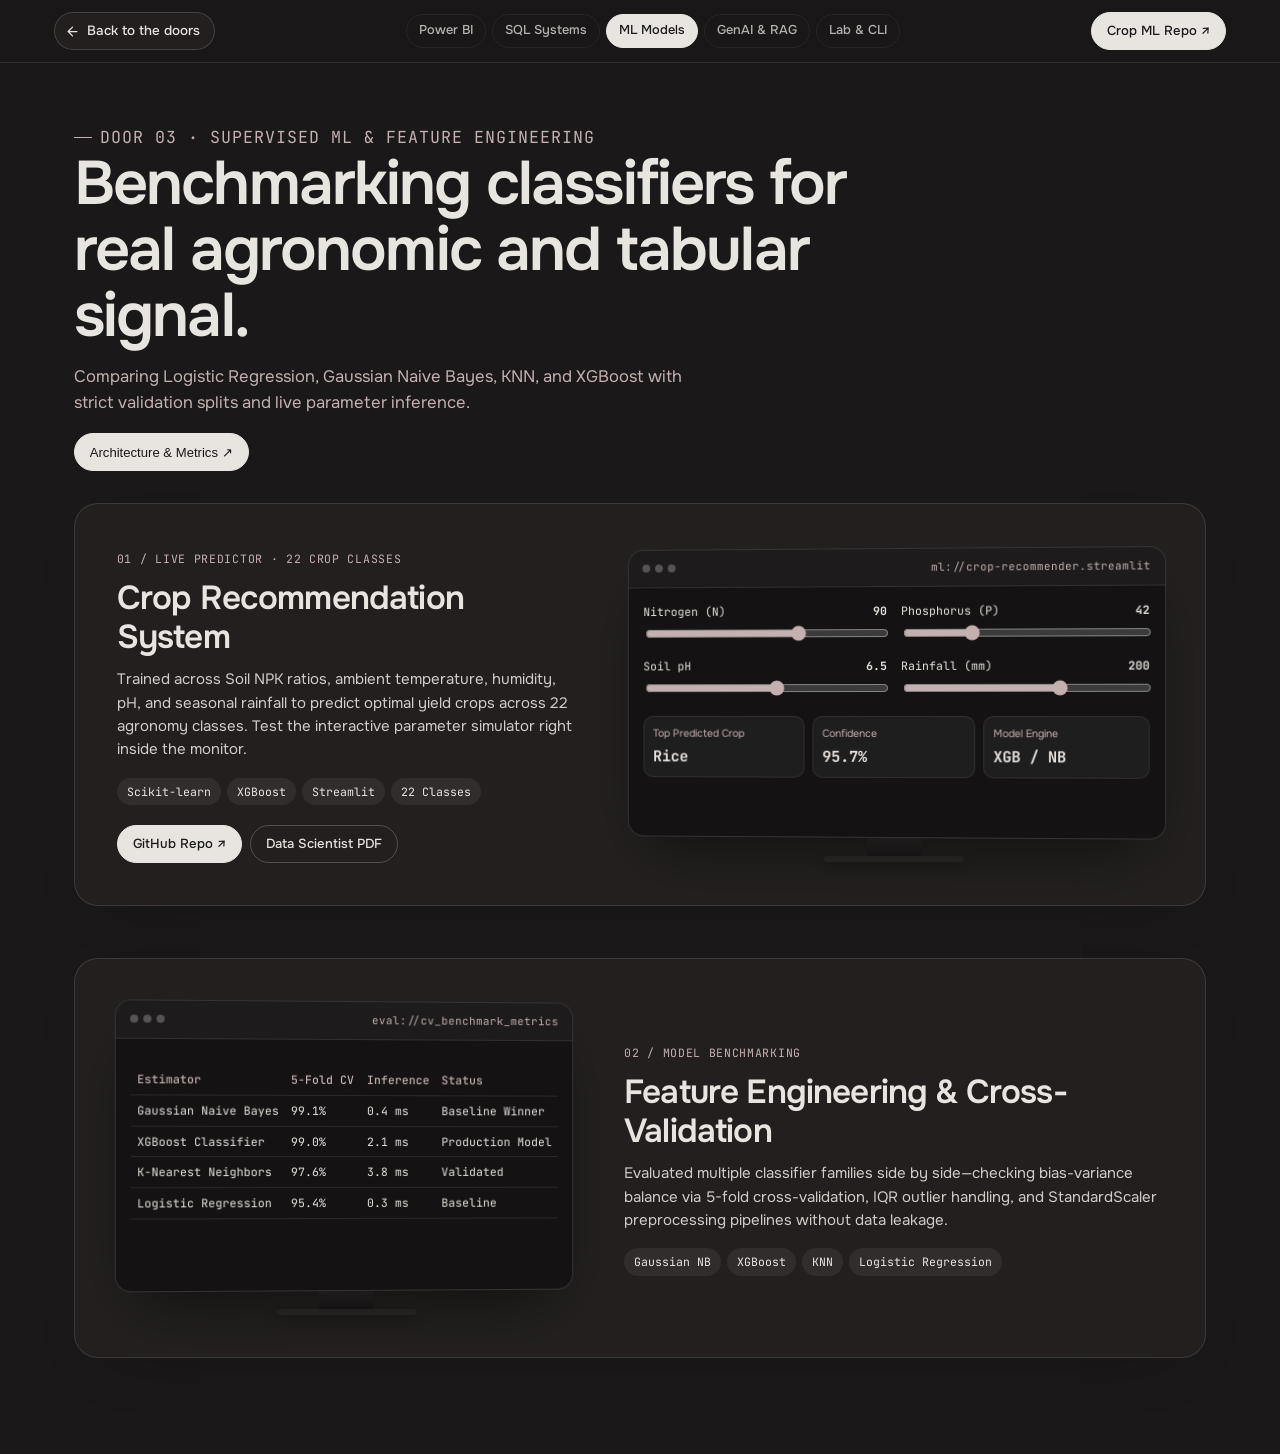
<file: machine-learning/index.html>
<!DOCTYPE html>
<html lang="en">
<head>
  <meta charset="UTF-8" />
  <meta name="viewport" content="width=device-width, initial-scale=1.0" />
  <title>Dev Patel — Predictive Machine Learning</title>
  <link rel="canonical" href="https://dev-7-patel-portfolio.vercel.app/machine-learning/" />
  <meta property="og:url" content="https://dev-7-patel-portfolio.vercel.app/machine-learning/" />
  <meta property="og:title" content="Dev Patel — Predictive Machine Learning" />
  <script src="../rooms/prepaint.js"></script>
  <link rel="icon" type="image/svg+xml" href="../favicon.svg" />
  <link rel="preconnect" href="https://fonts.googleapis.com" />
  <link rel="preconnect" href="https://fonts.gstatic.com" crossorigin />
  <link href="https://fonts.googleapis.com/css2?family=JetBrains+Mono:wght@400;500&family=Onest:wght@400;500;600;700&display=swap" rel="stylesheet" />
  <link rel="stylesheet" href="../rooms/room.css" />
</head>
<body>
  <header class="rn">
    <a class="backd" id="backDoors" href="../#works">
      <svg viewBox="0 0 24 24" fill="none" stroke="currentColor" stroke-width="2" stroke-linecap="round" stroke-linejoin="round" aria-hidden="true"><path d="M19 12H5M12 19l-7-7 7-7"/></svg>
      <span>Back to the doors</span>
    </a>
    <nav class="rn__rooms" aria-label="Switch room">
      <a class="rn__pill" href="../power-bi/" data-door="0">Power BI</a>
      <a class="rn__pill" href="../sql-analytics/" data-door="1">SQL Systems</a>
      <a class="rn__pill on" href="../machine-learning/" data-door="2">ML Models</a>
      <a class="rn__pill" href="../genai-agents/" data-door="3">GenAI &amp; RAG</a>
      <a class="rn__pill" href="../system-terminal/" data-door="4">Lab &amp; CLI</a>
    </nav>
    <a class="rbtn" href="https://github.com/Devpatel7777/ML-Crop-Recommendation" target="_blank" rel="noopener noreferrer">Crop ML Repo ↗</a>
  </header>

  <main class="wrap">
    <section class="intro">
      <p class="eyebrow">Door 03 · Supervised ML &amp; Feature Engineering</p>
      <h1>Benchmarking classifiers for real agronomic and tabular signal.</h1>
      <p>
        Comparing Logistic Regression, Gaussian Naive Bayes, KNN, and XGBoost with strict validation splits and live parameter inference.
      </p>
      <div class="intro__acts">
        <button type="button" class="rbtn" data-arch="ml">Architecture &amp; Metrics ↗</button>
      </div>
    </section>

    <section class="stack">
      <article class="card on">
        <div class="card__body">
          <span class="card__kicker">01 / Live Predictor · 22 Crop Classes</span>
          <h2>Crop Recommendation System</h2>
          <p class="card__desc">
            Trained across Soil NPK ratios, ambient temperature, humidity, pH, and seasonal rainfall to predict optimal yield crops across 22 agronomy classes. Test the interactive parameter simulator right inside the monitor.
          </p>
          <div class="tags">
            <span class="tag">Scikit-learn</span>
            <span class="tag">XGBoost</span>
            <span class="tag">Streamlit</span>
            <span class="tag">22 Classes</span>
          </div>
          <div class="card__actions">
            <a class="rbtn" href="https://github.com/Devpatel7777/ML-Crop-Recommendation" target="_blank" rel="noopener noreferrer">GitHub Repo ↗</a>
            <a class="rbtn rbtn--ghost" href="../assets/resumes/Dev_Patel_Data_Scientist_Resume.pdf" target="_blank" rel="noopener noreferrer">Data Scientist PDF</a>
          </div>
        </div>

        <div class="mon">
          <div class="mon__bezel">
            <div class="mon__bar">
              <div class="mon__dots"><i></i><i></i><i></i></div>
              <span class="mon__path">ml://crop-recommender.streamlit</span>
            </div>
            <div class="mon__screen">
              <div class="w-sliders">
                <div class="w-slider">
                  <label><span>Nitrogen (N)</span><strong id="vN">90</strong></label>
                  <input type="range" id="sN" min="0" max="140" value="90" />
                </div>
                <div class="w-slider">
                  <label><span>Phosphorus (P)</span><strong id="vP">42</strong></label>
                  <input type="range" id="sP" min="5" max="145" value="42" />
                </div>
                <div class="w-slider">
                  <label><span>Soil pH</span><strong id="vPh">6.5</strong></label>
                  <input type="range" id="sPh" min="3.5" max="9.0" step="0.1" value="6.5" />
                </div>
                <div class="w-slider">
                  <label><span>Rainfall (mm)</span><strong id="vRain">200</strong></label>
                  <input type="range" id="sRain" min="20" max="300" value="200" />
                </div>
              </div>
              <div class="w-kpis" style="margin-top:14px;">
                <div class="w-kpi"><span>Top Predicted Crop</span><strong id="cropPred">Rice</strong></div>
                <div class="w-kpi"><span>Confidence</span><strong id="cropConf">96.4%</strong></div>
                <div class="w-kpi"><span>Model Engine</span><strong>XGB / NB</strong></div>
              </div>
            </div>
          </div>
          <div class="mon__neck"></div>
          <div class="mon__base"></div>
        </div>
      </article>

      <article class="card flip">
        <div class="card__body">
          <span class="card__kicker">02 / Model Benchmarking</span>
          <h2>Feature Engineering &amp; Cross-Validation</h2>
          <p class="card__desc">
            Evaluated multiple classifier families side by side—checking bias-variance balance via 5-fold cross-validation, IQR outlier handling, and StandardScaler preprocessing pipelines without data leakage.
          </p>
          <div class="tags">
            <span class="tag">Gaussian NB</span>
            <span class="tag">XGBoost</span>
            <span class="tag">KNN</span>
            <span class="tag">Logistic Regression</span>
          </div>
        </div>

        <div class="mon">
          <div class="mon__bezel">
            <div class="mon__bar">
              <div class="mon__dots"><i></i><i></i><i></i></div>
              <span class="mon__path">eval://cv_benchmark_metrics</span>
            </div>
            <div class="mon__screen">
              <table class="w-table">
                <thead>
                  <tr><th>Estimator</th><th>5-Fold CV</th><th>Inference</th><th>Status</th></tr>
                </thead>
                <tbody>
                  <tr><td>Gaussian Naive Bayes</td><td>99.1%</td><td>0.4 ms</td><td>Baseline Winner</td></tr>
                  <tr><td>XGBoost Classifier</td><td>99.0%</td><td>2.1 ms</td><td>Production Model</td></tr>
                  <tr><td>K-Nearest Neighbors</td><td>97.6%</td><td>3.8 ms</td><td>Validated</td></tr>
                  <tr><td>Logistic Regression</td><td>95.4%</td><td>0.3 ms</td><td>Baseline</td></tr>
                </tbody>
              </table>
            </div>
          </div>
          <div class="mon__neck"></div>
          <div class="mon__base"></div>
        </div>
      </article>
    </section>
  </main>

  <script src="../rooms/room.js"></script>
</body>
</html>
</file>
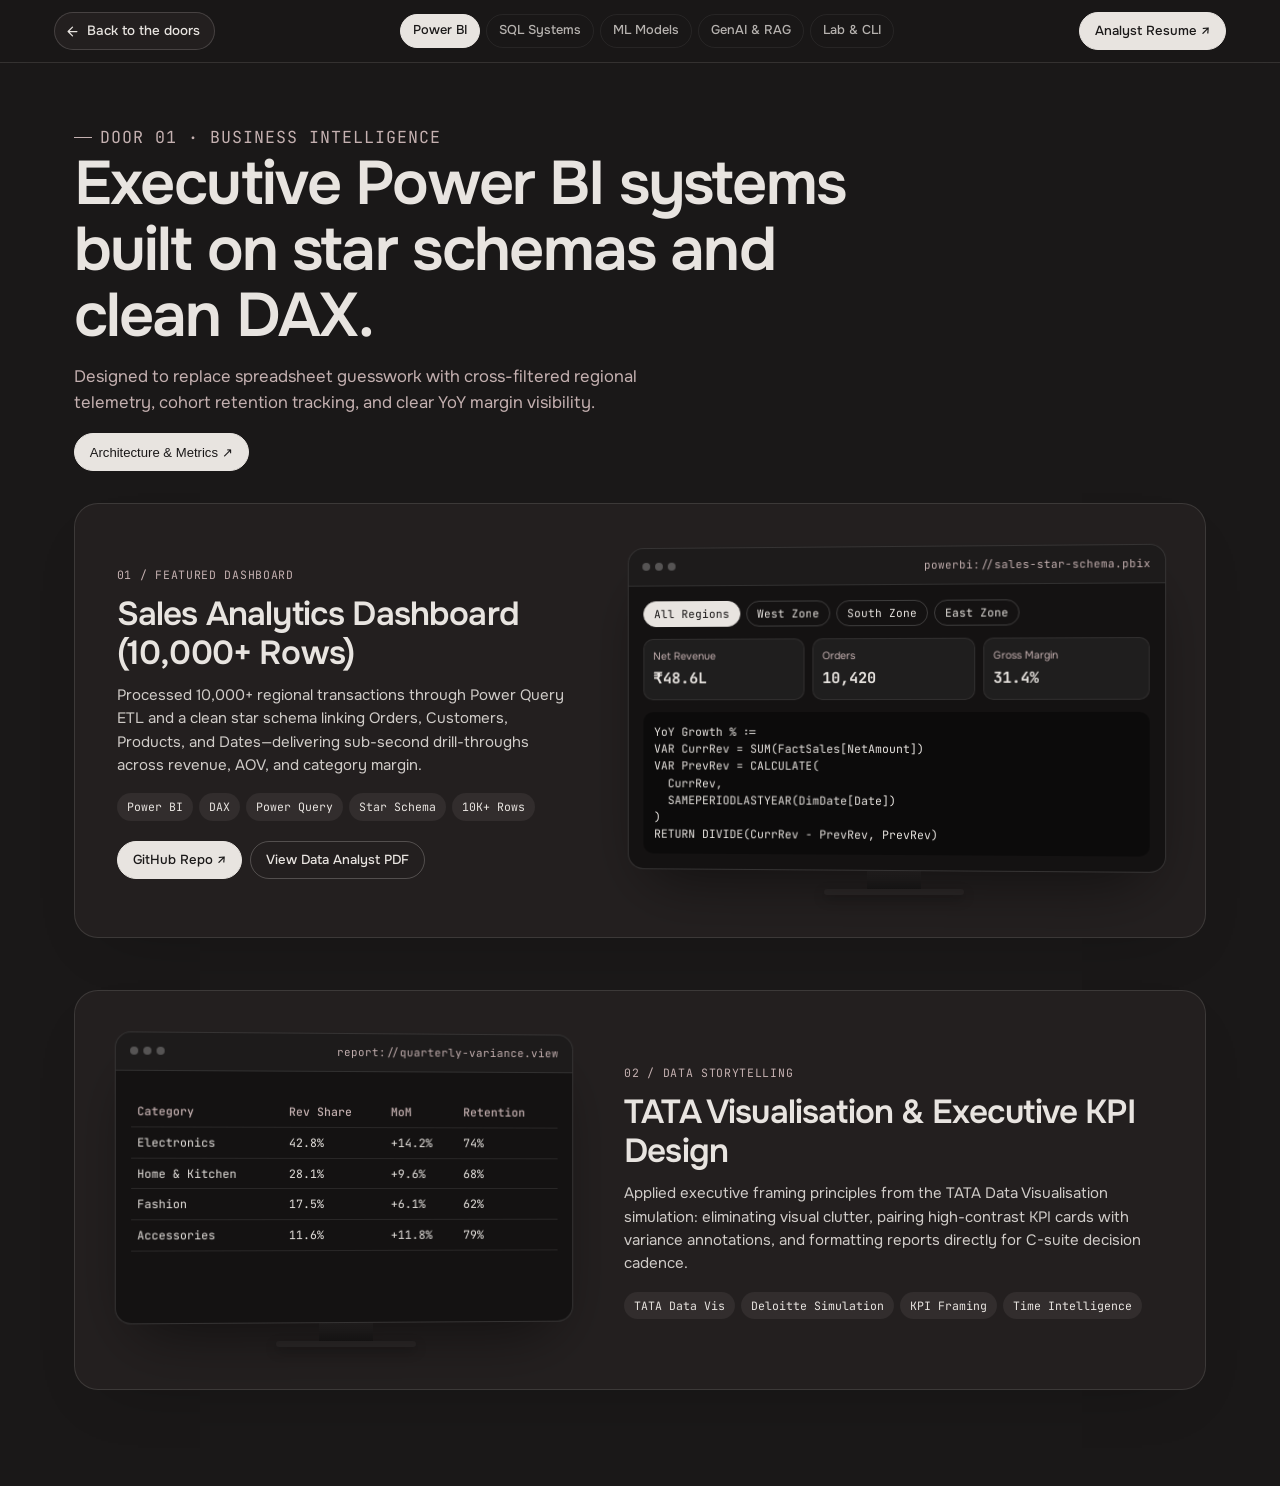
<file: power-bi/index.html>
<!DOCTYPE html>
<html lang="en">
<head>
  <meta charset="UTF-8" />
  <meta name="viewport" content="width=device-width, initial-scale=1.0" />
  <title>Dev Patel — Power BI &amp; Business Intelligence</title>
  <link rel="canonical" href="https://dev-7-patel-portfolio.vercel.app/power-bi/" />
  <meta property="og:url" content="https://dev-7-patel-portfolio.vercel.app/power-bi/" />
  <meta property="og:title" content="Dev Patel — Power BI &amp; Business Intelligence" />
  <script src="../rooms/prepaint.js"></script>
  <link rel="icon" type="image/svg+xml" href="../favicon.svg" />
  <link rel="preconnect" href="https://fonts.googleapis.com" />
  <link rel="preconnect" href="https://fonts.gstatic.com" crossorigin />
  <link href="https://fonts.googleapis.com/css2?family=JetBrains+Mono:wght@400;500&family=Onest:wght@400;500;600;700&display=swap" rel="stylesheet" />
  <link rel="stylesheet" href="../rooms/room.css" />
</head>
<body>
  <header class="rn">
    <a class="backd" id="backDoors" href="../#works">
      <svg viewBox="0 0 24 24" fill="none" stroke="currentColor" stroke-width="2" stroke-linecap="round" stroke-linejoin="round" aria-hidden="true"><path d="M19 12H5M12 19l-7-7 7-7"/></svg>
      <span>Back to the doors</span>
    </a>
    <nav class="rn__rooms" aria-label="Switch room">
      <a class="rn__pill on" href="../power-bi/" data-door="0">Power BI</a>
      <a class="rn__pill" href="../sql-analytics/" data-door="1">SQL Systems</a>
      <a class="rn__pill" href="../machine-learning/" data-door="2">ML Models</a>
      <a class="rn__pill" href="../genai-agents/" data-door="3">GenAI &amp; RAG</a>
      <a class="rn__pill" href="../system-terminal/" data-door="4">Lab &amp; CLI</a>
    </nav>
    <a class="rbtn" href="../assets/resumes/Dev_Patel_Data_Analyst_Resume.pdf" target="_blank" rel="noopener noreferrer">Analyst Resume ↗</a>
  </header>

  <main class="wrap">
    <section class="intro">
      <p class="eyebrow">Door 01 · Business Intelligence</p>
      <h1>Executive Power BI systems built on star schemas and clean DAX.</h1>
      <p>
        Designed to replace spreadsheet guesswork with cross-filtered regional telemetry, cohort retention tracking, and clear YoY margin visibility.
      </p>
      <div class="intro__acts">
        <button type="button" class="rbtn" data-arch="powerbi">Architecture &amp; Metrics ↗</button>
      </div>
    </section>

    <section class="stack">
      <article class="card on">
        <div class="card__body">
          <span class="card__kicker">01 / Featured Dashboard</span>
          <h2>Sales Analytics Dashboard (10,000+ Rows)</h2>
          <p class="card__desc">
            Processed 10,000+ regional transactions through Power Query ETL and a clean star schema linking Orders, Customers, Products, and Dates—delivering sub-second drill-throughs across revenue, AOV, and category margin.
          </p>
          <div class="tags">
            <span class="tag">Power BI</span>
            <span class="tag">DAX</span>
            <span class="tag">Power Query</span>
            <span class="tag">Star Schema</span>
            <span class="tag">10K+ Rows</span>
          </div>
          <div class="card__actions">
            <a class="rbtn" href="https://github.com/Devpatel7777/power-bi-final" target="_blank" rel="noopener noreferrer">GitHub Repo ↗</a>
            <a class="rbtn rbtn--ghost" href="../assets/resumes/Dev_Patel_Data_Analyst_Resume.pdf" target="_blank" rel="noopener noreferrer">View Data Analyst PDF</a>
          </div>
        </div>

        <div class="mon">
          <div class="mon__bezel">
            <div class="mon__bar">
              <div class="mon__dots"><i></i><i></i><i></i></div>
              <span class="mon__path">powerbi://sales-star-schema.pbix</span>
            </div>
            <div class="mon__screen">
              <div class="w-tabs" id="biFilter">
                <button type="button" class="w-tab on" data-reg="ALL">All Regions</button>
                <button type="button" class="w-tab" data-reg="WEST">West Zone</button>
                <button type="button" class="w-tab" data-reg="SOUTH">South Zone</button>
                <button type="button" class="w-tab" data-reg="EAST">East Zone</button>
              </div>
              <div class="w-kpis">
                <div class="w-kpi"><span>Net Revenue</span><strong id="biRev">₹48.6L</strong></div>
                <div class="w-kpi"><span>Orders</span><strong id="biOrd">10,420</strong></div>
                <div class="w-kpi"><span>Gross Margin</span><strong id="biMgn">31.4%</strong></div>
              </div>
              <pre class="w-pre" id="biDax">YoY Growth % :=
VAR CurrRev = SUM(FactSales[NetAmount])
VAR PrevRev = CALCULATE(
  CurrRev,
  SAMEPERIODLASTYEAR(DimDate[Date])
)
RETURN DIVIDE(CurrRev - PrevRev, PrevRev)</pre>
            </div>
          </div>
          <div class="mon__neck"></div>
          <div class="mon__base"></div>
        </div>
      </article>

      <article class="card flip">
        <div class="card__body">
          <span class="card__kicker">02 / Data Storytelling</span>
          <h2>TATA Visualisation &amp; Executive KPI Design</h2>
          <p class="card__desc">
            Applied executive framing principles from the TATA Data Visualisation simulation: eliminating visual clutter, pairing high-contrast KPI cards with variance annotations, and formatting reports directly for C-suite decision cadence.
          </p>
          <div class="tags">
            <span class="tag">TATA Data Vis</span>
            <span class="tag">Deloitte Simulation</span>
            <span class="tag">KPI Framing</span>
            <span class="tag">Time Intelligence</span>
          </div>
        </div>

        <div class="mon">
          <div class="mon__bezel">
            <div class="mon__bar">
              <div class="mon__dots"><i></i><i></i><i></i></div>
              <span class="mon__path">report://quarterly-variance.view</span>
            </div>
            <div class="mon__screen">
              <table class="w-table">
                <thead>
                  <tr><th>Category</th><th>Rev Share</th><th>MoM</th><th>Retention</th></tr>
                </thead>
                <tbody>
                  <tr><td>Electronics</td><td>42.8%</td><td>+14.2%</td><td>74%</td></tr>
                  <tr><td>Home &amp; Kitchen</td><td>28.1%</td><td>+9.6%</td><td>68%</td></tr>
                  <tr><td>Fashion</td><td>17.5%</td><td>+6.1%</td><td>62%</td></tr>
                  <tr><td>Accessories</td><td>11.6%</td><td>+11.8%</td><td>79%</td></tr>
                </tbody>
              </table>
            </div>
          </div>
          <div class="mon__neck"></div>
          <div class="mon__base"></div>
        </div>
      </article>
    </section>
  </main>

  <script src="../rooms/room.js"></script>
</body>
</html>
</file>
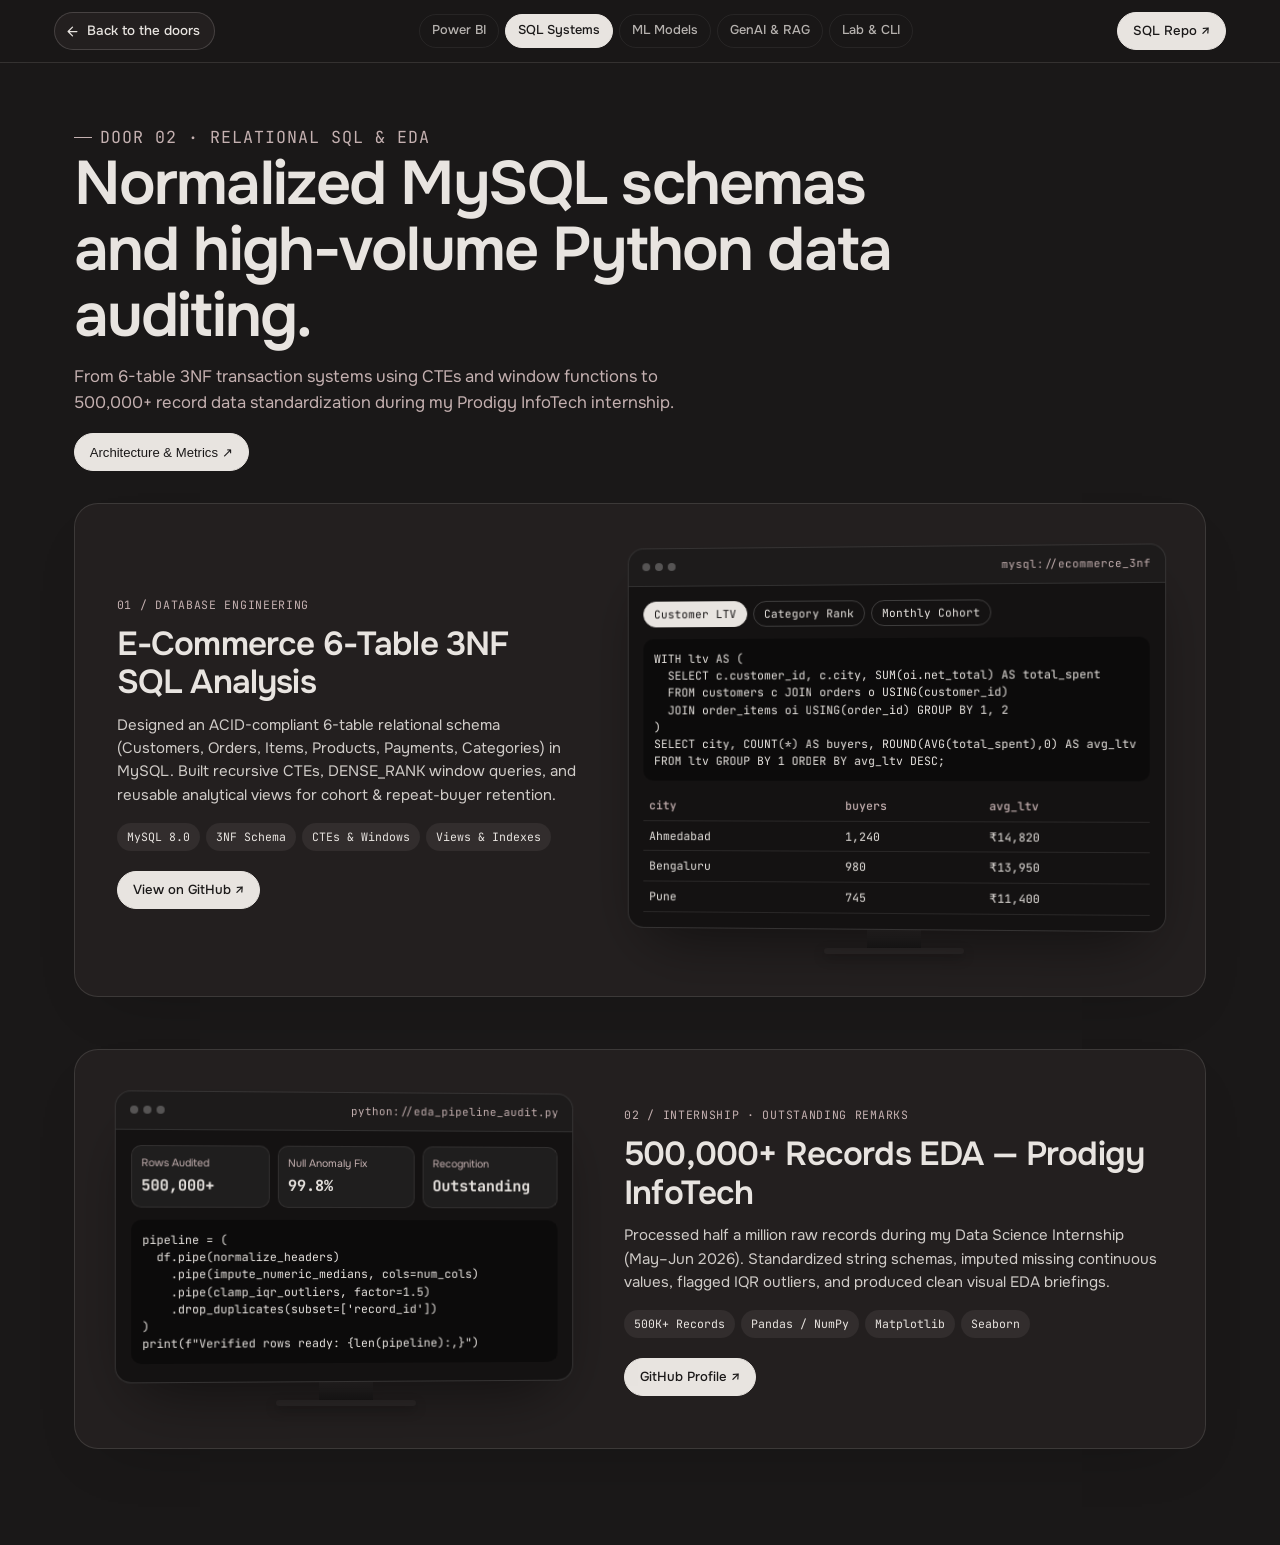
<file: sql-analytics/index.html>
<!DOCTYPE html>
<html lang="en">
<head>
  <meta charset="UTF-8" />
  <meta name="viewport" content="width=device-width, initial-scale=1.0" />
  <title>Dev Patel — SQL Architecture &amp; 500K EDA</title>
  <link rel="canonical" href="https://dev-7-patel-portfolio.vercel.app/sql-analytics/" />
  <meta property="og:url" content="https://dev-7-patel-portfolio.vercel.app/sql-analytics/" />
  <meta property="og:title" content="Dev Patel — SQL Architecture &amp; 500K EDA" />
  <script src="../rooms/prepaint.js"></script>
  <link rel="icon" type="image/svg+xml" href="../favicon.svg" />
  <link rel="preconnect" href="https://fonts.googleapis.com" />
  <link rel="preconnect" href="https://fonts.gstatic.com" crossorigin />
  <link href="https://fonts.googleapis.com/css2?family=JetBrains+Mono:wght@400;500&family=Onest:wght@400;500;600;700&display=swap" rel="stylesheet" />
  <link rel="stylesheet" href="../rooms/room.css" />
</head>
<body>
  <header class="rn">
    <a class="backd" id="backDoors" href="../#works">
      <svg viewBox="0 0 24 24" fill="none" stroke="currentColor" stroke-width="2" stroke-linecap="round" stroke-linejoin="round" aria-hidden="true"><path d="M19 12H5M12 19l-7-7 7-7"/></svg>
      <span>Back to the doors</span>
    </a>
    <nav class="rn__rooms" aria-label="Switch room">
      <a class="rn__pill" href="../power-bi/" data-door="0">Power BI</a>
      <a class="rn__pill on" href="../sql-analytics/" data-door="1">SQL Systems</a>
      <a class="rn__pill" href="../machine-learning/" data-door="2">ML Models</a>
      <a class="rn__pill" href="../genai-agents/" data-door="3">GenAI &amp; RAG</a>
      <a class="rn__pill" href="../system-terminal/" data-door="4">Lab &amp; CLI</a>
    </nav>
    <a class="rbtn" href="https://github.com/Devpatel7777/ecommerce-sql-analysis" target="_blank" rel="noopener noreferrer">SQL Repo ↗</a>
  </header>

  <main class="wrap">
    <section class="intro">
      <p class="eyebrow">Door 02 · Relational SQL &amp; EDA</p>
      <h1>Normalized MySQL schemas and high-volume Python data auditing.</h1>
      <p>
        From 6-table 3NF transaction systems using CTEs and window functions to 500,000+ record data standardization during my Prodigy InfoTech internship.
      </p>
      <div class="intro__acts">
        <button type="button" class="rbtn" data-arch="sql">Architecture &amp; Metrics ↗</button>
      </div>
    </section>

    <section class="stack">
      <article class="card on">
        <div class="card__body">
          <span class="card__kicker">01 / Database Engineering</span>
          <h2>E-Commerce 6-Table 3NF SQL Analysis</h2>
          <p class="card__desc">
            Designed an ACID-compliant 6-table relational schema (Customers, Orders, Items, Products, Payments, Categories) in MySQL. Built recursive CTEs, DENSE_RANK window queries, and reusable analytical views for cohort &amp; repeat-buyer retention.
          </p>
          <div class="tags">
            <span class="tag">MySQL 8.0</span>
            <span class="tag">3NF Schema</span>
            <span class="tag">CTEs &amp; Windows</span>
            <span class="tag">Views &amp; Indexes</span>
          </div>
          <div class="card__actions">
            <a class="rbtn" href="https://github.com/Devpatel7777/ecommerce-sql-analysis" target="_blank" rel="noopener noreferrer">View on GitHub ↗</a>
          </div>
        </div>

        <div class="mon">
          <div class="mon__bezel">
            <div class="mon__bar">
              <div class="mon__dots"><i></i><i></i><i></i></div>
              <span class="mon__path">mysql://ecommerce_3nf</span>
            </div>
            <div class="mon__screen">
              <div class="w-tabs" id="sqlTabs">
                <button type="button" class="w-tab on" data-q="ltv">Customer LTV</button>
                <button type="button" class="w-tab" data-q="cat">Category Rank</button>
                <button type="button" class="w-tab" data-q="ret">Monthly Cohort</button>
              </div>
              <pre class="w-pre" id="sqlCode">WITH ltv AS (
  SELECT c.customer_id, c.city, SUM(oi.net_total) AS total_spent
  FROM customers c
  JOIN orders o ON c.customer_id = o.customer_id
  JOIN order_items oi ON o.order_id = oi.order_id
  GROUP BY 1, 2
)
SELECT city, COUNT(*) AS buyers, ROUND(AVG(total_spent), 0) AS avg_ltv
FROM ltv GROUP BY 1 ORDER BY avg_ltv DESC;</pre>
              <table class="w-table" id="sqlOut"></table>
            </div>
          </div>
          <div class="mon__neck"></div>
          <div class="mon__base"></div>
        </div>
      </article>

      <article class="card flip">
        <div class="card__body">
          <span class="card__kicker">02 / Internship · Outstanding Remarks</span>
          <h2>500,000+ Records EDA — Prodigy InfoTech</h2>
          <p class="card__desc">
            Processed half a million raw records during my Data Science Internship (May–Jun 2026). Standardized string schemas, imputed missing continuous values, flagged IQR outliers, and produced clean visual EDA briefings.
          </p>
          <div class="tags">
            <span class="tag">500K+ Records</span>
            <span class="tag">Pandas / NumPy</span>
            <span class="tag">Matplotlib</span>
            <span class="tag">Seaborn</span>
          </div>
          <div class="card__actions">
            <a class="rbtn" href="https://github.com/Devpatel7777" target="_blank" rel="noopener noreferrer">GitHub Profile ↗</a>
          </div>
        </div>

        <div class="mon">
          <div class="mon__bezel">
            <div class="mon__bar">
              <div class="mon__dots"><i></i><i></i><i></i></div>
              <span class="mon__path">python://eda_pipeline_audit.py</span>
            </div>
            <div class="mon__screen">
              <div class="w-kpis">
                <div class="w-kpi"><span>Rows Audited</span><strong>500,000+</strong></div>
                <div class="w-kpi"><span>Null Anomaly Fix</span><strong>99.8%</strong></div>
                <div class="w-kpi"><span>Recognition</span><strong>Outstanding</strong></div>
              </div>
              <pre class="w-pre">pipeline = (
  df.pipe(normalize_headers)
    .pipe(impute_numeric_medians, cols=num_cols)
    .pipe(clamp_iqr_outliers, factor=1.5)
    .drop_duplicates(subset=['record_id'])
)
print(f"Verified rows ready: {len(pipeline):,}")</pre>
            </div>
          </div>
          <div class="mon__neck"></div>
          <div class="mon__base"></div>
        </div>
      </article>
    </section>
  </main>

  <script src="../rooms/room.js"></script>
</body>
</html>
</file>
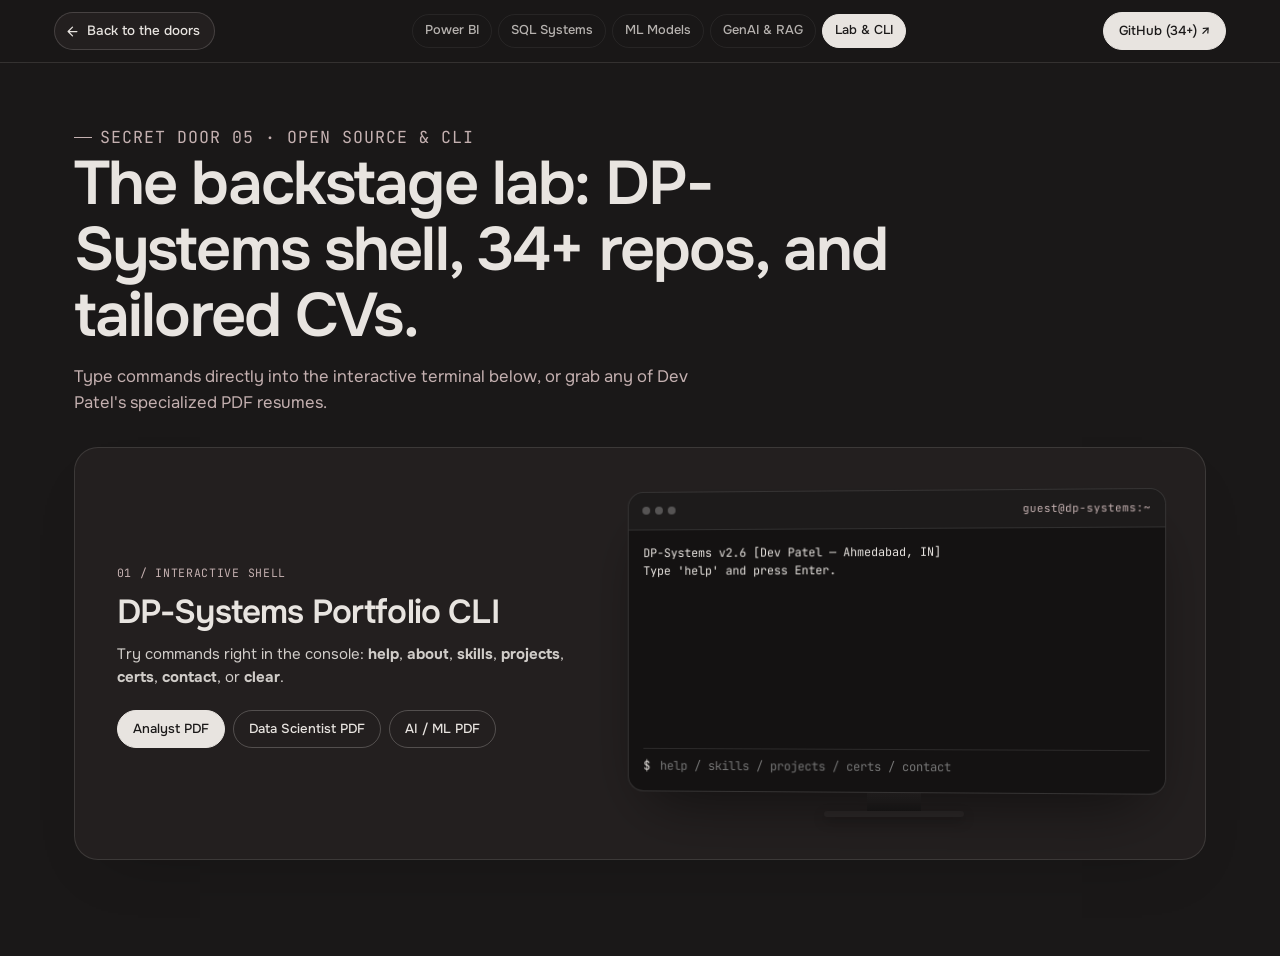
<file: system-terminal/index.html>
<!DOCTYPE html>
<html lang="en">
<head>
  <meta charset="UTF-8" />
  <meta name="viewport" content="width=device-width, initial-scale=1.0" />
  <meta name="robots" content="noindex, nofollow" />
  <title>Dev Patel — Secret Room: Open Source, CLI &amp; Resumes</title>
  <script src="../rooms/prepaint.js"></script>
  <link rel="icon" type="image/svg+xml" href="../favicon.svg" />
  <link rel="preconnect" href="https://fonts.googleapis.com" />
  <link rel="preconnect" href="https://fonts.gstatic.com" crossorigin />
  <link href="https://fonts.googleapis.com/css2?family=JetBrains+Mono:wght@400;500&family=Onest:wght@400;500;600;700&display=swap" rel="stylesheet" />
  <link rel="stylesheet" href="../rooms/room.css" />
</head>
<body>
  <header class="rn">
    <a class="backd" id="backDoors" href="../#works">
      <svg viewBox="0 0 24 24" fill="none" stroke="currentColor" stroke-width="2" stroke-linecap="round" stroke-linejoin="round" aria-hidden="true"><path d="M19 12H5M12 19l-7-7 7-7"/></svg>
      <span>Back to the doors</span>
    </a>
    <nav class="rn__rooms" aria-label="Switch room">
      <a class="rn__pill" href="../power-bi/" data-door="0">Power BI</a>
      <a class="rn__pill" href="../sql-analytics/" data-door="1">SQL Systems</a>
      <a class="rn__pill" href="../machine-learning/" data-door="2">ML Models</a>
      <a class="rn__pill" href="../genai-agents/" data-door="3">GenAI &amp; RAG</a>
      <a class="rn__pill on" href="../system-terminal/" data-door="4">Lab &amp; CLI</a>
    </nav>
    <a class="rbtn" href="https://github.com/Devpatel7777" target="_blank" rel="noopener noreferrer">GitHub (34+) ↗</a>
  </header>

  <main class="wrap">
    <section class="intro">
      <p class="eyebrow">Secret Door 05 · Open Source &amp; CLI</p>
      <h1>The backstage lab: DP-Systems shell, 34+ repos, and tailored CVs.</h1>
      <p>
        Type commands directly into the interactive terminal below, or grab any of Dev Patel's specialized PDF resumes.
      </p>
    </section>

    <section class="stack">
      <article class="card on">
        <div class="card__body">
          <span class="card__kicker">01 / Interactive Shell</span>
          <h2>DP-Systems Portfolio CLI</h2>
          <p class="card__desc">
            Try commands right in the console: <strong>help</strong>, <strong>about</strong>, <strong>skills</strong>, <strong>projects</strong>, <strong>certs</strong>, <strong>contact</strong>, or <strong>clear</strong>.
          </p>
          <div class="card__actions">
            <a class="rbtn" href="../assets/resumes/Dev_Patel_Data_Analyst_Resume.pdf" target="_blank" rel="noopener noreferrer">Analyst PDF</a>
            <a class="rbtn rbtn--ghost" href="../assets/resumes/Dev_Patel_Data_Scientist_Resume.pdf" target="_blank" rel="noopener noreferrer">Data Scientist PDF</a>
            <a class="rbtn rbtn--ghost" href="../assets/resumes/Dev_Patel_AI_ML_Resume.pdf" target="_blank" rel="noopener noreferrer">AI / ML PDF</a>
          </div>
        </div>

        <div class="mon">
          <div class="mon__bezel">
            <div class="mon__bar">
              <div class="mon__dots"><i></i><i></i><i></i></div>
              <span class="mon__path">guest@dp-systems:~</span>
            </div>
            <div class="mon__screen">
              <div class="term-out" id="termOut">
                <div>DP-Systems v2.6 [Dev Patel — Ahmedabad, IN]</div>
                <div>Type 'help' and press Enter.</div>
              </div>
              <form class="term-in" id="termForm" autocomplete="off">
                <span>$</span>
                <input id="termInput" type="text" placeholder="help / skills / projects / certs / contact" aria-label="Terminal command input" />
              </form>
            </div>
          </div>
          <div class="mon__neck"></div>
          <div class="mon__base"></div>
        </div>
      </article>
    </section>
  </main>

  <script src="../rooms/room.js"></script>
</body>
</html>
</file>
<file: style.css>
/* ==========================================================================
   Dev Patel — Architectural Portfolio Design System
   Dark Charcoal (#1A1818) default + Warm Stone (#E8E4E0) pull-cord toggle
   ========================================================================== */

:root {
  --background: #E8E4E0;
  --foreground: #1A1818;
  --fg-rgb: 26, 24, 24;
  --wall: #E8E4E0;
  --wall-hi: #F0EDE9;
  --casing: #D6D0C9;
  --base: #DDD7D0;
  --floor: #DDD6CE;
  --floor-2: #D4CCC3;
  --panel: #F5F2EE;
  --surface: #DFDAD4;
  --surface-2: #D4CEC7;
  --field: #EEEAE5;
  --ink: #1A1818;
  --line: rgba(26, 24, 24, .12);
  --btn-bg: #1A1818;
  --btn-fg: #E8E4E0;
  --paint: #1A1818;
  --accent: #6B4F4F;
  --accent-from: #C4B0B0;
  --dinfo-accent: #6B4F4F;
  --room: #FBFAF8;
  --room-sh: rgba(26, 24, 24, .1);
  --rim: rgba(255, 255, 255, .95);
  --lift: rgba(26, 24, 24, .3);
  --cord-shadow: .18;
  --scrim: rgba(26, 24, 24, .48);
  --radius-control: .75rem;
  --radius-card: 1.35rem;
  --radius-card-sm: 1rem;
  --e-spring: cubic-bezier(.16, 1, .3, 1);
  --e-soft: cubic-bezier(.22, 1, .36, 1);
}

html[data-mode="dark"] {
  --background: #1A1818;
  --foreground: #E8E4E0;
  --fg-rgb: 232, 228, 224;
  --wall: #181616;
  --wall-hi: #1F1C1C;
  --casing: #2A2727;
  --base: #131111;
  --floor: #141212;
  --floor-2: #0F0D0D;
  --panel: #221F1F;
  --surface: #2B2727;
  --surface-2: #353030;
  --field: #161414;
  --line: rgba(232, 228, 224, .13);
  --btn-bg: #E8E4E0;
  --btn-fg: #1A1818;
  --paint: #E8E4E0;
  --accent: #C4B0B0;
  --accent-from: #E8D8D8;
  --dinfo-accent: #C4B0B0;
  --room: #050505;
  --room-sh: rgba(0, 0, 0, .85);
  --rim: rgba(214, 196, 196, .22);
  --lift: rgba(0, 0, 0, .72);
  --cord-shadow: .34;
  --scrim: rgba(10, 9, 9, .72);
}

*, *::before, *::after { box-sizing: border-box; }
[hidden] { display: none !important; }

html {
  background: #1A1818;
  color: var(--foreground);
  font-family: 'Onest', ui-sans-serif, system-ui, -apple-system, 'Segoe UI', sans-serif;
  line-height: 1.5;
  overflow-x: clip;
  -webkit-text-size-adjust: 100%;
  overscroll-behavior-y: none;
  scroll-behavior: auto;
}
html:not([data-mode="dark"]) { background: #E8E4E0; }

body {
  margin: 0;
  background: var(--background);
  color: var(--foreground);
  overflow-x: clip;
  overscroll-behavior-y: none;
  font-kerning: normal;
  transition: background-color .3s ease, color .3s ease;
}

button, input, textarea, select { font: inherit; color: inherit; }
button { cursor: pointer; background: none; border: 0; padding: 0; }
a { color: inherit; }
ul, ol { margin: 0; padding: 0; list-style: none; }
h1, h2, h3, p { margin: 0; }
img { display: block; max-width: 100%; }

.sr-only {
  position: absolute; width: 1px; height: 1px;
  padding: 0; margin: -1px; overflow: hidden; clip: rect(0, 0, 0, 0);
  white-space: nowrap; border: 0;
}

.tnum { font-variant-numeric: tabular-nums; }

.skip {
  position: fixed; left: 1rem; top: -4rem; z-index: 200;
  padding: .65rem 1.1rem; border-radius: 999px;
  background: var(--btn-bg); color: var(--btn-fg); font-weight: 600; font-size: .875rem;
  text-decoration: none; transition: top .2s ease;
}
.skip:focus { top: 1rem; }

.shell {
  width: 100%;
  max-width: 88rem;
  margin-inline: auto;
  padding-inline: 1.25rem;
}
@media (min-width: 640px) { .shell { padding-inline: 2rem; } }
@media (min-width: 1024px) { .shell { padding-inline: 5.5rem; } }

/* View transition ripple from the pull cord */
::view-transition-old(root),
::view-transition-new(root) { animation-duration: .42s; mix-blend-mode: normal; }
::view-transition-old(root) { z-index: 1; }
::view-transition-new(root) {
  z-index: 2;
  animation-name: cordReveal;
  animation-timing-function: cubic-bezier(.22, 1, .36, 1);
}
@keyframes cordReveal {
  from { clip-path: circle(0% at var(--vt-x, 86%) var(--vt-y, 20%)); }
  to { clip-path: circle(155% at var(--vt-x, 86%) var(--vt-y, 20%)); }
}

/* ---------- PageLoader ---------- */
.loader {
  position: fixed; inset: 0; z-index: 150;
  display: flex; flex-direction: column; justify-content: flex-end;
  pointer-events: auto;
  transition: opacity .55s var(--e-soft), visibility 0s linear .55s;
}
.loader.out { opacity: 0; visibility: hidden; pointer-events: none; }

.ld__bg {
  position: absolute; inset: 0;
  background: var(--background);
}

.ld__stack {
  position: relative; z-index: 2;
  flex: 1; display: flex; flex-direction: column; justify-content: center; gap: .65rem;
  padding: 2rem 1.25rem 0;
  max-width: 36rem; width: 100%; margin: 0 auto;
}

.ld__pill {
  height: 3.1rem; border-radius: 999px;
  background: var(--c); color: var(--t);
  display: flex; align-items: center; justify-content: space-between;
  padding: 0 1.4rem; font-weight: 600; font-size: .95rem; letter-spacing: -.01em;
  opacity: 0;
  transform: translateX(calc(var(--dir, 1) * 42px)) scale(.94);
  transition: transform .55s var(--e-spring), opacity .45s ease;
  box-shadow: 0 10px 30px -12px rgba(0, 0, 0, .45);
}
.ld__pill.on { opacity: 1; transform: none; }
.ld__pill::after {
  content: ""; width: .5rem; height: .5rem; border-radius: 50%;
  background: currentColor; opacity: .45;
}

.ld__hud {
  position: relative; z-index: 2;
  width: 100%; max-width: 88rem; margin: 0 auto;
  padding: 1.5rem 1.25rem 2.25rem;
  display: flex; flex-direction: column; gap: 1rem;
}
@media (min-width: 640px) { .ld__hud { padding-inline: 2rem; } }
@media (min-width: 1024px) { .ld__hud { padding-inline: 5.5rem; } }

.ld__top {
  display: flex; flex-wrap: wrap; justify-content: space-between; gap: .5rem;
  font-size: .8125rem; color: rgba(var(--fg-rgb), .55);
}
.ld__top b { color: var(--foreground); font-weight: 600; }

.ld__num {
  display: flex; justify-content: space-between; align-items: baseline;
  font-size: clamp(2rem, 5vw, 3.5rem); font-weight: 700; letter-spacing: -.04em;
  line-height: 1;
}
.ld__num small {
  font-size: .75rem; font-weight: 500; letter-spacing: .08em; text-transform: uppercase;
  color: rgba(var(--fg-rgb), .5);
}
#ldCount { font-variant-numeric: tabular-nums; }

.ld__bar {
  height: 2px; width: 100%; border-radius: 99px;
  background: rgba(var(--fg-rgb), .12); overflow: hidden;
}
.ld__bar i {
  display: block; height: 100%; width: calc(var(--p, 0) * 100%);
  background: var(--foreground);
}

/* Entrance reveal items */
.rv { opacity: 0; transform: translateY(1rem); transition: opacity .65s var(--e-soft), transform .75s var(--e-spring); transition-delay: var(--d, 0ms); }
body.ready .rv { opacity: 1; transform: none; }

/* ---------- Header ---------- */
.hdr {
  position: fixed; top: 0; left: 0; right: 0; z-index: 40;
  transition: opacity .35s ease, transform .35s ease, background-color .35s ease, backdrop-filter .35s ease;
}
.hdr.away { opacity: 0; pointer-events: none; transform: translateY(-.5rem); }
.hdr.stuck {
  background: linear-gradient(180deg, rgba(232, 228, 224, .92) 0%, rgba(232, 228, 224, .75) 65%, transparent 100%);
}
html[data-mode="dark"] .hdr.stuck {
  background: linear-gradient(180deg, rgba(24, 22, 22, .92) 0%, rgba(24, 22, 22, .72) 65%, transparent 100%);
}

.hdr__in {
  display: flex; align-items: center; justify-content: space-between; gap: 1rem;
  padding-block: 1.1rem;
}
@media (min-width: 1024px) { .hdr__in { padding-block: 1.35rem; } }

.nav { display: none; align-items: center; gap: 1.55rem; }
@media (min-width: 1024px) { .nav { display: flex; } }

.nav button {
  padding: .35rem 0;
  font-size: .875rem; font-weight: 500; letter-spacing: -.005em;
  color: rgba(var(--fg-rgb), .65);
  transition: color .2s ease;
  white-space: nowrap;
}
.nav button span { display: inline-block; }
.nav button:hover,
.nav button[aria-current="page"] { color: var(--foreground); }

.hdr__right {
  display: flex; align-items: center; gap: .6rem; margin-left: auto;
}

.chip {
  display: inline-flex; align-items: center; gap: .45rem;
  border: 1px solid rgba(var(--fg-rgb), .14);
  background: rgba(var(--fg-rgb), .025);
  border-radius: .65rem;
  padding: .46rem .85rem;
  font-size: .8125rem;
  line-height: 1;
  color: rgba(var(--fg-rgb), .82);
  white-space: nowrap;
}
.clock__lbl { color: rgba(var(--fg-rgb), .46); font-weight: 400; }
.clock__time { color: var(--foreground); font-weight: 600; }
.clock__sep { color: rgba(var(--fg-rgb), .32); }
.clock__date { color: rgba(var(--fg-rgb), .52); }
.clock__ds { display: none; color: rgba(var(--fg-rgb), .52); }
@media (max-width: 639.98px) {
  .clock { padding: .42rem .65rem; font-size: .75rem; gap: .32rem; }
  .clock__lbl, .clock__date { display: none; }
  .clock__ds { display: inline; }
}

.menu-btn {
  display: inline-flex; align-items: center; justify-content: center;
  padding: .42rem .8rem; font-weight: 500;
}
.menu-btn > span { display: inline-flex; align-items: center; gap: .42rem; }
.menu-btn svg { width: 1.05rem; height: 1.05rem; }
@media (min-width: 1024px) { .menu-btn { display: none; } }

/* ---------- Pull Cord & Ambient Lamp Lighting ---------- */
.lamp-ambient {
  position: fixed;
  top: -120px;
  right: -80px;
  width: 620px;
  height: 620px;
  border-radius: 50%;
  pointer-events: none;
  z-index: 15;
  background: radial-gradient(circle, rgba(255, 196, 92, .26) 0%, rgba(245, 158, 11, .1) 38%, transparent 70%);
  filter: blur(52px);
  opacity: 0;
  transition: opacity .45s cubic-bezier(.16, 1, .3, 1);
  will-change: opacity;
}
.lamp-ambient.lit {
  opacity: 1;
}
html:not([data-mode="dark"]) .lamp-ambient.lit {
  opacity: .55;
  background: radial-gradient(circle, rgba(255, 224, 138, .34) 0%, rgba(251, 191, 36, .14) 40%, transparent 70%);
}
@media (max-width: 639.98px) {
  .lamp-ambient {
    width: 380px;
    height: 380px;
    top: -80px;
    right: -60px;
    filter: blur(36px);
  }
}

.cord {
  position: fixed; top: 0; right: 0; z-index: 45;
  width: 340px; height: 420px;
  pointer-events: none;
  transition: opacity .4s ease;
}
.cord.away { opacity: 0; pointer-events: none; }
.cord__cv { display: block; width: 100%; height: 100%; pointer-events: none; }
.cord__bulb,
.cord__hit {
  position: absolute; left: 0; top: 0;
  width: 52px; height: 52px; margin-left: -26px; margin-top: -26px;
  border-radius: 50%; pointer-events: auto;
  cursor: grab; touch-action: none;
}
.cord__bulb { height: 58px; margin-top: -24px; }
.cord.dragging .cord__hit,
.cord.dragging .cord__bulb { cursor: grabbing; }
.cord__bulb:focus-visible,
.cord__hit:focus-visible { outline: 2px solid var(--accent); outline-offset: 2px; }

/* ---------- Hero ---------- */
.hero {
  position: relative; z-index: 2;
  min-height: 100svh;
  display: flex; flex-direction: column; justify-content: space-between;
  padding-top: 4.5rem;
  overflow: clip;
  background:
    radial-gradient(65% 55% at 72% 46%, rgba(var(--fg-rgb), .035) 0%, transparent 72%),
    linear-gradient(180deg, var(--wall-hi) 0%, var(--wall) 100%);
  box-shadow: 0 1px 0 rgba(26, 24, 24, .1), 0 1.75rem 3rem -1.5rem rgba(26, 24, 24, .3);
}
.hero::before {
  content: ""; position: absolute; inset: 0; z-index: 0; pointer-events: none;
  opacity: 0; transition: opacity .55s ease;
  background:
    radial-gradient(360px 260px at 62px 58px, rgba(255, 206, 98, .44) 0%, rgba(255, 178, 52, .16) 44%, transparent 76%),
    radial-gradient(560px 380px at 78px 68px, rgba(223, 186, 116, .22) 0%, transparent 72%);
}
@media (min-width: 1024px) {
  .hero::before {
    background:
      radial-gradient(460px 340px at calc(100% - 76px) 128px, rgba(255, 208, 102, .46) 0%, rgba(255, 178, 52, .18) 44%, transparent 76%),
      radial-gradient(760px 480px at calc(100% - 92px) 140px, rgba(223, 186, 116, .22) 0%, transparent 72%);
  }
}
html:not([data-mode="dark"]) .hero::before { opacity: 1; }
html[data-mode="dark"] .hero {
  box-shadow: 0 1px 0 rgba(232, 228, 224, .08), 0 1.75rem 3rem -1.25rem rgba(0, 0, 0, .85);
}

.hero__vig {
  position: absolute; inset: 0; pointer-events: none;
  background: radial-gradient(85% 65% at 50% 0%, transparent 45%, rgba(0, 0, 0, .14) 100%);
  opacity: .55;
}
html:not([data-mode="dark"]) .hero__vig { opacity: .2; }

.hero__stage {
  position: relative;
  width: 100%;
  height: min(36svh, 19rem);
  order: 2;
  display: flex; align-items: flex-end; justify-content: center;
  margin-top: .5rem;
  pointer-events: auto;
}
@media (min-width: 1024px) {
  .hero__stage {
    position: absolute;
    right: clamp(1rem, 7vw, 7.5rem);
    bottom: 3.15rem;
    top: 4.5rem;
    width: clamp(22rem, 39vw, 34rem);
    height: auto;
    margin-top: 0;
    order: 0;
  }
}

.fig {
  position: relative;
  width: 100%; height: 100%;
  display: flex; align-items: flex-end; justify-content: center;
  cursor: pointer;
}

.fig img {
  position: relative; z-index: 1;
  width: 100%; height: 100%;
  max-height: 100%;
  object-fit: contain;
  object-position: 50% 100%;
  filter: grayscale(1) contrast(1.06) brightness(.96);
  -webkit-mask-image: linear-gradient(90deg, transparent 0%, #000 3%, #000 97%, transparent 100%);
  mask-image: linear-gradient(90deg, transparent 0%, #000 3%, #000 97%, transparent 100%);
  transition: filter .35s ease;
}
html[data-mode="dark"] .fig img {
  opacity: .96;
}
html:not([data-mode="dark"]) .fig img {
  opacity: .98;
  filter: grayscale(1) contrast(1.05) brightness(.98) drop-shadow(0 18px 28px rgba(26, 24, 24, .18));
}
.fig canvas {
  position: absolute; inset: 0; z-index: 2;
  width: 100%; height: 100%;
  pointer-events: none;
  -webkit-mask-image: linear-gradient(90deg, transparent 0%, #000 3%, #000 97%, transparent 100%);
  mask-image: linear-gradient(90deg, transparent 0%, #000 3%, #000 97%, transparent 100%);
}

.fig__card {
  position: absolute;
  left: 50%; bottom: 14%;
  transform: translateX(-85%);
  z-index: 4;
  display: inline-flex; align-items: center; gap: .45rem;
  padding: .6rem 1.05rem;
  border-radius: 999px;
  border: 1px solid rgba(var(--fg-rgb), .18);
  background: rgba(24, 22, 22, .78);
  color: #F2EEE9;
  font-size: .78rem; font-weight: 500; letter-spacing: .01em;
  -webkit-backdrop-filter: blur(12px);
  backdrop-filter: blur(12px);
  box-shadow: 0 12px 28px -8px rgba(0, 0, 0, .48);
  transition: transform .35s var(--e-spring), background .25s, border-color .25s;
}
.fig__card:hover {
  transform: translateX(-85%) translateY(-2px);
  background: rgba(34, 30, 30, .92);
  border-color: rgba(255, 255, 255, .32);
}
@media (max-width: 1023.98px) {
  .fig__card { transform: translateX(-50%); bottom: 12%; }
  .fig__card:hover { transform: translateX(-50%) translateY(-2px); }
}

.hero__content {
  position: relative; z-index: 3;
  flex: 1; display: flex; align-items: center;
  padding-block: 1.5rem 1.25rem;
}
@media (min-width: 1024px) { .hero__content { padding-block: 2.5rem 2rem; } }

.hero__left {
  width: 100%;
  max-width: 42.5rem;
  display: flex; flex-direction: column; align-items: flex-start;
}

.eyebrow {
  display: inline-flex; align-items: center; gap: .48rem;
  font-size: .8125rem; font-weight: 500;
  color: rgba(var(--fg-rgb), .58);
  margin-bottom: 1.15rem;
}
.eyebrow::before {
  content: ""; width: .35rem; height: .35rem; border-radius: 50%;
  background: rgba(var(--fg-rgb), .55);
}

.h1 {
  width: 100%;
  font-size: clamp(2.5rem, 4.9vw, 4.45rem);
  font-weight: 700;
  line-height: 1.03;
  letter-spacing: -.038em;
  color: var(--foreground);
}
.h1 .line { display: block; overflow: hidden; }
.h1 .line > span {
  display: inline-block;
  transform: translateY(108%);
  transition: transform .85s var(--e-spring);
  transition-delay: var(--d, 0ms);
}
body.ready .h1 .line > span { transform: none; }
.h1 .soft { color: rgba(var(--fg-rgb), .42); font-weight: 600; }

/* ---------- 3D Tilted Spiral-Bound Desk Calendar ---------- */
.cal-line { display: block; margin-top: .22em; }
@media (max-width: 639.98px) { .cal-line { margin-top: .32em; } }

.cal {
  display: inline-block;
  position: relative;
  font-size: clamp(1.42rem, 3.55vw, 3.25rem);
  perspective: 1250px;
  vertical-align: top;
  padding: .24em 0 .45em;
}

.cal__body {
  display: block;
  position: relative;
  width: var(--cal-w, 8.6em);
  transform-style: preserve-3d;
  transform: rotateX(10deg) rotateY(-9deg) rotateZ(-.65deg);
}

.cal__stand {
  display: block;
  position: absolute;
  left: 3%; right: 3%; top: .14em; bottom: -.18em;
  border-radius: .2em;
  background: linear-gradient(180deg, #2b2727 0%, #171515 100%);
  transform: translateZ(-.14em) rotateX(-6deg);
  box-shadow: 0 .55em 1em rgba(0, 0, 0, .52);
}
html:not([data-mode="dark"]) .cal__stand {
  background: linear-gradient(180deg, #47413d 0%, #2a2523 100%);
  box-shadow: 0 .55em 1em rgba(26, 24, 24, .32);
}

.cal__stack {
  display: block;
  position: relative;
  width: 100%;
  height: 2.25em;
  transform-style: preserve-3d;
}

.cal__back,
.cal__page,
.cal__leaf {
  display: block;
  position: absolute; inset: 0;
  border-radius: .18em;
  transform-style: preserve-3d;
}

.cal__back {
  background: #DFDAD2;
  transform: translateZ(-.012em);
  box-shadow:
    0 .05em 0 #EAE5DE,
    0 .1em 0 #CFC9C0,
    0 .15em 0 #BDB6AD,
    0 .2em 0 #A7A098,
    0 .48em .85em rgba(0, 0, 0, .48);
}
html:not([data-mode="dark"]) .cal__back {
  box-shadow:
    0 .05em 0 #EAE5DE,
    0 .1em 0 #D4CEC6,
    0 .15em 0 #C1BBB2,
    0 .2em 0 #ABA59C,
    0 .42em .75em rgba(26, 24, 24, .22);
}

.cal__page {
  background: linear-gradient(180deg, #FDFBF8 0%, #EFECE5 100%);
  transform: translateZ(.002em);
  box-shadow: inset 0 1px 0 #FFFFFF, inset 0 -.03em .06em rgba(0, 0, 0, .08);
  overflow: hidden;
}

.cal__leaf {
  transform-origin: 50% 0;
  transform: translateZ(.004em) rotateX(0deg);
}

.cal__face,
.cal__rear {
  display: block;
  position: absolute; inset: 0;
  border-radius: .18em;
  backface-visibility: hidden;
  -webkit-backface-visibility: hidden;
  overflow: hidden;
}

.cal__face {
  background: linear-gradient(180deg, #FFFFFF 0%, #F4F1EA 75%, #EAE6DE 100%);
  box-shadow: inset 0 1px 0 #FFFFFF, inset 0 -.03em .06em rgba(0, 0, 0, .08);
}

.cal__rear {
  transform: rotateX(180deg);
  background: linear-gradient(180deg, #EAE6DE 0%, #DCD7CE 100%);
}

.cal__word {
  display: block;
  position: absolute;
  left: .38em; right: .38em; top: 53%;
  transform: translateY(-50%);
  font-size: .88em;
  font-weight: 700;
  line-height: 1;
  letter-spacing: -.038em;
  color: #161414;
  white-space: nowrap;
}

.cal__no {
  display: block;
  position: absolute;
  right: .68em; bottom: .48em;
  font-family: 'JetBrains Mono', ui-monospace, Menlo, monospace;
  font-size: .22em; font-weight: 600; letter-spacing: .06em;
  color: rgba(22, 20, 20, .42);
}

.cal__shade {
  display: block;
  position: absolute; inset: 0;
  border-radius: inherit;
  background: linear-gradient(180deg, rgba(0, 0, 0, .45) 0%, rgba(0, 0, 0, .06) 100%);
  opacity: 0;
  pointer-events: none;
}

.cal__holes {
  position: absolute;
  left: .34em; right: .34em; top: .14em; height: .14em;
  display: flex; justify-content: space-between; align-items: center;
  pointer-events: none; z-index: 3;
}
.cal__holes i {
  display: block;
  width: .125em; height: .125em; border-radius: 50%;
  background: radial-gradient(circle at 40% 35%, #2a2626, #111010 75%);
  box-shadow: inset 0 .02em .03em rgba(0, 0, 0, .85), 0 .015em 0 rgba(255, 255, 255, .75);
}

.cal__rings {
  position: absolute;
  left: .34em; right: .34em; top: -.16em; height: .34em;
  display: flex; justify-content: space-between; align-items: flex-start;
  pointer-events: none;
  transform: translateZ(.055em);
  z-index: 10;
}
.cal__rings i {
  display: block;
  width: .105em; height: .33em;
  border-radius: 99px;
  border: .03em solid #C6C1BB;
  border-bottom-color: #6B6660;
  background: linear-gradient(90deg, rgba(255, 255, 255, .85), rgba(140, 136, 130, .25));
  box-shadow: .015em .03em .05em rgba(0, 0, 0, .45);
}

.cal__measure {
  display: inline-block;
  position: fixed; left: -9999px; top: -9999px;
  visibility: hidden; pointer-events: none;
  font-family: inherit;
  font-size: .88em; font-weight: 700; letter-spacing: -.038em;
  white-space: nowrap;
}

/* CTAs & Pills */
.ctas {
  display: flex; flex-wrap: wrap; align-items: center; gap: .55rem;
  margin-top: 1.5rem;
}

.pill {
  display: inline-flex; align-items: center;
  border-radius: 9999px;
  font-size: .88rem; font-weight: 600; letter-spacing: -.01em;
  text-decoration: none; white-space: nowrap;
  transition: transform .25s var(--e-spring), background .25s, border-color .25s, opacity .25s;
}
.pill__in { display: inline-flex; align-items: center; gap: .6rem; }

.pill--dark {
  height: 2.95rem; padding: 0 .4rem 0 1.25rem;
  background: var(--btn-bg); color: var(--btn-fg);
}
.pill--dark .pill__badge {
  display: grid; place-items: center;
  width: 2.15rem; height: 2.15rem; border-radius: 50%;
  background: var(--btn-fg); color: var(--btn-bg);
}
.pill--dark .pill__badge svg { width: .95rem; height: .95rem; }

.pill--outline {
  height: 2.95rem; padding: 0 1.2rem;
  border: 1px solid rgba(var(--fg-rgb), .2);
  color: var(--foreground);
}
.pill--outline:hover { background: rgba(var(--fg-rgb), .06); border-color: rgba(var(--fg-rgb), .38); }

.pill--ghost {
  height: 2.95rem; padding: 0 .9rem;
  color: rgba(var(--fg-rgb), .65);
  font-weight: 500;
}
.pill--ghost:hover { color: var(--foreground); }

.pill--ai {
  height: 2.95rem; padding: 0 1.15rem;
  border: 1px solid rgba(223, 186, 116, .42);
  background: rgba(var(--fg-rgb), .065);
  color: var(--foreground);
  box-shadow: inset 0 1px 0 rgba(255, 255, 255, .08);
}
.pill--ai:hover { background: rgba(223, 186, 116, .14); border-color: rgba(223, 186, 116, .72); }
.ai-dot {
  display: inline-block; width: .46rem; height: .46rem; border-radius: 50%;
  background: #DFBA74; box-shadow: 0 0 0 3px rgba(223, 186, 116, .24), 0 0 10px rgba(223, 186, 116, .55);
  flex: none;
}

.ai-fab {
  position: fixed; left: max(1.25rem, env(safe-area-inset-left)); bottom: max(1.25rem, env(safe-area-inset-bottom));
  z-index: 62; display: inline-flex; align-items: center; gap: .55rem;
  height: 2.85rem; padding: 0 1.15rem; border-radius: 999px;
  background: var(--btn-bg); color: var(--btn-fg);
  border: 1px solid rgba(223, 186, 116, .48);
  font-size: .82rem; font-weight: 600; letter-spacing: -.01em;
  box-shadow: 0 14px 34px -10px rgba(0, 0, 0, .58), 0 0 0 1px rgba(var(--fg-rgb), .12);
  opacity: 0; visibility: hidden; transform: translateY(.75rem) scale(.94);
  transition: opacity .35s ease, visibility 0s linear .35s, transform .45s var(--e-spring);
}
.ai-fab.show { opacity: 1; visibility: visible; transform: none; transition-delay: 0s; }
.ai-fab:hover { transform: translateY(-2px); }

/* Bottom Hero Status Bar */
.hero__bar {
  position: relative; z-index: 3;
  order: 3;
  display: flex; align-items: center; justify-content: space-between; gap: 1rem;
  padding-block: 1.05rem;
  border-top: 1px solid rgba(var(--fg-rgb), .09);
  font-size: .72rem; font-weight: 500; letter-spacing: .07em; text-transform: uppercase;
  color: rgba(var(--fg-rgb), .48);
}
.hero__bar .mid { display: none; }
@media (min-width: 640px) { .hero__bar .mid { display: inline; } }
.hero__bar-acts { display: inline-flex; align-items: center; gap: .95rem; }
.hero__bar .scroll { display: inline-flex; align-items: center; gap: .4rem; }
.hero__bar .scroll i { font-style: normal; display: inline-block; animation: floatDown 2s ease-in-out infinite; }
@keyframes floatDown {
  0%, 100% { transform: translateY(0); }
  50% { transform: translateY(3px); }
}

/* ---------- Doors Section (Atelier Bespoke Jewel Doors + Lantern Spotlight) ---------- */
.doors {
  position: relative; z-index: 1;
  padding: clamp(5rem, 8.5vw, 7.5rem) 0 0;
  overflow: hidden;
  background:
    linear-gradient(180deg, rgba(0, 0, 0, .05) 0%, transparent 22%, transparent 78%, rgba(0, 0, 0, .07) 100%),
    linear-gradient(180deg, var(--wall-hi) 0%, var(--wall) 55%);
}
.doors::before {
  content: ""; position: absolute; inset: 0; pointer-events: none; z-index: 1;
  opacity: 0; transition: opacity .35s ease;
  background: radial-gradient(24rem circle at var(--lx, 50%) var(--ly, 50%), rgba(235, 194, 118, .17) 0%, rgba(223, 186, 116, .06) 44%, transparent 72%);
}
html[data-mode="dark"] .doors.lit::before { opacity: 1; }

.doors__tex {
  position: absolute; inset: 0; pointer-events: none; opacity: .28;
  background-image: url("data:image/svg+xml,%3Csvg xmlns='http://www.w3.org/2000/svg' width='220' height='220'%3E%3Cfilter id='n'%3E%3CfeTurbulence type='fractalNoise' baseFrequency='.75' numOctaves='3' stitchTiles='stitch'/%3E%3CfeColorMatrix type='saturate' values='0'/%3E%3C/filter%3E%3Crect width='100%25' height='100%25' filter='url(%23n)' opacity='.16'/%3E%3C/svg%3E");
  transition: opacity .25s ease;
}
html[data-mode="dark"] .doors__tex { opacity: .2; }
.doors.lift .doors__tex, .doors.through .doors__tex { opacity: 0; }

.mbr { display: none; }
@media (max-width: 639.98px) { .mbr { display: inline; } }

.doors__wall {
  position: relative;
  display: flex; flex-direction: column; align-items: center;
  gap: 3.4rem;
}

.paint {
  position: relative; z-index: 3; pointer-events: none;
  margin: 0; text-align: center;
  font-weight: 700; letter-spacing: -.03em; line-height: .95;
  color: var(--paint);
  font-size: 2.5rem; max-width: 14ch; text-wrap: balance;
  padding: .08em 0 .14em;
  clip-path: inset(-20% -6% -30% -6%);
}
@media (min-width: 640px) { .paint { font-size: 3.85rem; max-width: none; } }
@media (min-width: 1024px) { .paint { font-size: 4.55rem; } }

.doors.pre .paint { opacity: 0; transform: translateY(.85rem); }
.doors.in .paint, .doors .paint { transition: opacity .65s var(--e-soft), transform .75s var(--e-spring); }

.doors__row {
  --gap: 1.5rem;
  position: relative; z-index: 2;
  display: grid; grid-template-columns: repeat(4, minmax(0, 1fr));
  gap: var(--gap); align-items: end;
  width: 100%;
  transition: transform .8s cubic-bezier(.65, 0, .35, 1);
}
@media (min-width: 1024px) { .doors__row { --gap: 2.85rem; } }

.unit { position: relative; container-type: inline-size; }
.unit::before { transition: opacity .5s ease; }

.unit.unit--secret {
  position: absolute; bottom: 0;
  --slot: calc((100% - 3 * var(--gap)) / 4);
  width: min(17.5rem, calc((100svh - 19.5rem) / 2.25), var(--slot));
  left: calc(100% + var(--gap) + (var(--slot) - min(17.5rem, calc((100svh - 19.5rem) / 2.25), var(--slot))) / 2);
  visibility: hidden; opacity: 0;
  transition: opacity .6s ease .2s, visibility 0s linear .8s;
}
.doors.reveal .doors__row { transform: translateX(calc(-1 * ((100% - 3 * var(--gap)) / 4 + var(--gap)))); }
.doors.reveal .unit.unit--secret { visibility: visible; opacity: 1; transition: opacity .6s ease .15s, visibility 0s; }

.doors__row::after {
  content: ""; position: absolute; left: -50vw; right: -50vw; bottom: 0; height: 1.5rem; z-index: -1;
  background: linear-gradient(180deg, rgba(255, 255, 255, .55) 0, rgba(255, 255, 255, .55) 1px, rgba(0, 0, 0, .06) 2px, transparent 4px, transparent 7px, rgba(0, 0, 0, .05) 8px, rgba(255, 255, 255, .25) 9px, transparent 11px, rgba(0, 0, 0, .08) 100%), var(--base);
  box-shadow: 0 -1px 0 rgba(0, 0, 0, .07), 0 -.5rem .9rem -.45rem rgba(0, 0, 0, .16);
}
html[data-mode="dark"] .doors__row::after {
  background: linear-gradient(180deg, rgba(255, 255, 255, .06) 0, rgba(255, 255, 255, .06) 1px, rgba(0, 0, 0, .3) 2px, transparent 4px, transparent 7px, rgba(0, 0, 0, .25) 8px, transparent 11px, rgba(0, 0, 0, .3) 100%), var(--base);
  box-shadow: 0 -1px 0 rgba(0, 0, 0, .4), 0 -.5rem .9rem -.45rem rgba(0, 0, 0, .5);
}

.doors__floor, .pool { display: none !important; }
.doors__hint, .doors__dots { display: none; }

.doorway {
  display: block; width: 100%; aspect-ratio: 1 / 2.25;
  position: relative; text-align: left;
  transition: opacity .5s var(--e-soft), filter .5s var(--e-soft);
}
.doors.focus .unit:not(.on) .doorway { opacity: .03; filter: saturate(.2); }
.doors.focus .unit:not(.on)::before { opacity: 0; }

.dinfo {
  position: absolute; z-index: 3; pointer-events: none;
  opacity: 0; transform: translateY(.6rem);
  transition: opacity .35s ease, transform .5s var(--e-soft);
  max-width: 30rem;
}
.dinfo.on { opacity: 1; transform: none; transition: opacity .45s ease .08s, transform .6s var(--e-soft) .08s; }
.dinfo__h { font-size: 2rem; font-weight: 600; line-height: 1.05; letter-spacing: -.02em; color: var(--foreground); margin: 0 0 .45rem; }
.dinfo__t { font-family: 'JetBrains Mono', ui-monospace, SFMono-Regular, Menlo, Consolas, monospace; font-size: .8125rem; font-weight: 700; letter-spacing: .1em; text-transform: uppercase; color: var(--dinfo-accent, #6B4F4F); margin-bottom: 1.15rem; }
.dinfo__p { display: flex; flex-direction: column; gap: .5rem; font-size: 1rem; font-weight: 450; line-height: 1.35; color: var(--foreground); }
.dinfo__p li { display: flex; align-items: center; gap: .7rem; }
.dinfo__p li::before {
  content: ""; flex: none; width: 1.05rem; height: 1.05rem; border-radius: 50%;
  border: 1.5px solid var(--dinfo-accent, #6B4F4F);
  background: var(--dinfo-accent, #6B4F4F) center / .62rem no-repeat;
  background-image: url("data:image/svg+xml,%3Csvg xmlns='http://www.w3.org/2000/svg' viewBox='0 0 12 12' fill='none' stroke='%23fff' stroke-width='2' stroke-linecap='round' stroke-linejoin='round'%3E%3Cpath d='M2.5 6.2 5 8.5 9.5 3.5'/%3E%3C/svg%3E");
}
html[data-mode="dark"] .dinfo__p li::before {
  background-image: url("data:image/svg+xml,%3Csvg xmlns='http://www.w3.org/2000/svg' viewBox='0 0 12 12' fill='none' stroke='%231A1818' stroke-width='2' stroke-linecap='round' stroke-linejoin='round'%3E%3Cpath d='M2.5 6.2 5 8.5 9.5 3.5'/%3E%3C/svg%3E");
}
.dinfo.on li { animation: liIn .5s var(--e-soft) backwards; }
.dinfo.on li:nth-child(2) { animation-delay: .05s; }
.dinfo.on li:nth-child(3) { animation-delay: .1s; }
.dinfo.on li:nth-child(4) { animation-delay: .15s; }
.dinfo.on li:nth-child(5) { animation-delay: .2s; }
@keyframes liIn { from { opacity: 0; transform: translateX(-.5rem); } }

/* Arch casing & sculpted jewel architectural door leaf */
.casing {
  position: absolute; inset: 0;
  border-radius: 50cqi 50cqi 0 0;
  background:
    linear-gradient(160deg, rgba(255, 255, 255, .14) 0%, rgba(0, 0, 0, .2) 100%),
    var(--casing);
  box-shadow:
    0 0 0 1px rgba(0, 0, 0, .14),
    1.5cqi 2.5cqi 5.5cqi rgba(0, 0, 0, .28),
    inset 0 .45cqi 0 rgba(255, 255, 255, .36);
  transition: box-shadow .5s var(--e-soft);
}
html[data-mode="dark"] .casing {
  box-shadow:
    0 0 0 1px rgba(255, 255, 255, .06),
    1.5cqi 2.5cqi 5.5cqi rgba(0, 0, 0, .58),
    inset 0 .45cqi 0 rgba(255, 255, 255, .09);
}
.casing::before {
  content: ""; position: absolute; left: 2.3cqi; right: 2.3cqi; top: 2.3cqi; bottom: 0;
  border-radius: 47.7cqi 47.7cqi 0 0;
  border: .42cqi solid rgba(var(--trim, 235, 206, 138), .34); border-bottom: 0;
  box-shadow: inset 0 .45cqi 0 rgba(255, 255, 255, .2), inset 0 .9cqi 0 rgba(0, 0, 0, .16);
}
.casing::after {
  content: ""; position: absolute; left: 4.8cqi; right: 4.8cqi; top: 4.8cqi; bottom: 0;
  border-radius: 45.2cqi 45.2cqi 0 0;
  border: .42cqi solid rgba(0, 0, 0, .12); border-bottom: 0;
}
html[data-mode="dark"] .casing::after { border-color: rgba(255, 255, 255, .07); }
.casing__key {
  position: absolute; left: 50%; top: 1.5cqi; translate: -50% 0; z-index: 2;
  padding: .85cqi 2.8cqi; border-radius: .9cqi;
  background: linear-gradient(180deg, #27211b, #14100d);
  border: .32cqi solid rgba(var(--trim, 235, 206, 138), .75);
  color: rgb(var(--trim, 235, 206, 138));
  font-family: 'JetBrains Mono', monospace; font-size: 2.85cqi; font-weight: 700; letter-spacing: .12em;
  box-shadow: 0 .4cqi 1cqi rgba(0, 0, 0, .42), inset 0 .2cqi 0 rgba(255, 255, 255, .14);
}

.opening {
  position: absolute; left: 7.5cqi; right: 7.5cqi; top: 7.5cqi; bottom: 0;
  perspective: 160cqi; perspective-origin: 50% 42%;
}

.room {
  position: absolute; inset: 0; overflow: hidden; border-radius: 42.5cqi 42.5cqi 0 0;
  background: var(--room);
  box-shadow: inset 2cqi 0 4cqi var(--room-sh), inset 0 2cqi 4cqi var(--room-sh);
}
.room::after {
  content: ""; position: absolute; inset: 0; pointer-events: none; opacity: 0;
  transition: opacity .5s var(--e-soft);
  background: radial-gradient(ellipse at 50% 24%, rgba(var(--glow, 223, 186, 116), .36) 0%, rgba(255, 226, 160, .12) 48%, transparent 80%);
  box-shadow: inset 0 0 6.5cqi rgba(var(--glow, 223, 186, 116), .42), inset 0 0 1.4cqi var(--rim);
}

.door {
  --dc: var(--door);
  --dc-hi: var(--door-hi, var(--door));
  --dc-dk: var(--door-dk, var(--door));
  position: absolute; inset: 0;
  transform-origin: 0 50%; transform: rotateY(0deg); will-change: transform;
  transform-style: preserve-3d;
  border-radius: 42.5cqi 42.5cqi 0 0;
  background:
    linear-gradient(145deg, rgba(255, 255, 255, .16) 0%, rgba(255, 255, 255, 0) 36%, rgba(0, 0, 0, .28) 100%),
    linear-gradient(180deg, var(--dc-hi) 0%, var(--dc) 50%, var(--dc-dk) 100%);
  box-shadow:
    inset 0 0 0 .4cqi rgba(var(--trim, 235, 206, 138), .34),
    inset 0 0 0 .9cqi rgba(0, 0, 0, .28),
    inset .6cqi 0 0 rgba(255, 255, 255, .09);
  transition: box-shadow .5s var(--e-soft), filter .35s ease;
}
html[data-mode="dark"] .door { filter: saturate(.96) brightness(.92); }
.unit.on .door { filter: saturate(1.1) brightness(1.06); }
.door::after {
  content: ""; position: absolute; top: 40cqi; bottom: 0; right: 0; width: 3.4cqi;
  transform-origin: 100% 50%; transform: rotateY(-90deg);
  background: linear-gradient(180deg, var(--dc-hi), var(--dc-dk));
  filter: brightness(.65); pointer-events: none;
}

.door__flute {
  position: absolute; left: 6.4cqi; right: 6.4cqi; top: 6.4cqi; bottom: 7.5cqi;
  border-radius: 36.1cqi 36.1cqi 1.6cqi 1.6cqi;
  background: linear-gradient(180deg, rgba(255, 255, 255, .08) 0%, rgba(0, 0, 0, .06) 46%, rgba(0, 0, 0, .28) 100%);
  border: .44cqi solid rgba(var(--trim, 235, 206, 138), .44);
  box-shadow:
    inset 0 0 0 .45cqi rgba(0, 0, 0, .34),
    inset 1cqi 1.2cqi 2.2cqi rgba(0, 0, 0, .34),
    inset -.6cqi -.6cqi 1cqi rgba(255, 255, 255, .07);
}
.door__flute::before {
  content: ""; position: absolute; left: 4.4cqi; right: 4.4cqi; top: 4.4cqi; height: 46cqi;
  border-radius: 31.5cqi 31.5cqi 1.4cqi 1.4cqi;
  background:
    var(--door-inlay, none) center / cover no-repeat,
    linear-gradient(145deg, rgba(255, 250, 235, .14) 0%, rgba(0, 0, 0, .22) 100%),
    rgba(8, 8, 10, .34);
  border: .44cqi solid rgba(var(--trim, 235, 206, 138), .52);
  box-shadow: inset 0 .6cqi 2cqi rgba(0, 0, 0, .48), inset 0 -.4cqi .9cqi rgba(var(--glow, 223, 186, 116), .16);
}
.door__flute::after {
  content: ""; position: absolute; left: 4.4cqi; right: 4.4cqi; top: 57cqi; bottom: 5.2cqi;
  border-radius: 1.4cqi;
  border: .42cqi solid rgba(var(--trim, 235, 206, 138), .32);
  background:
    linear-gradient(180deg, rgba(255, 255, 255, .06) 0%, rgba(0, 0, 0, .24) 100%),
    repeating-linear-gradient(90deg, rgba(255, 255, 255, .025) 0, rgba(0, 0, 0, .12) 3cqi, rgba(255, 255, 255, .025) 5.5cqi);
  box-shadow: inset 0 1cqi 2.2cqi rgba(0, 0, 0, .34), inset 0 0 0 1.4cqi rgba(0, 0, 0, .14);
}
.unit--bi {
  --door-inlay: url("data:image/svg+xml,%3Csvg xmlns='http://www.w3.org/2000/svg' viewBox='0 0 120 150' fill='none' stroke='%23facc15' stroke-opacity='.52'%3E%3Cpath d='M60 10v130M20 45h80M20 95h80' stroke-width='.9' stroke-dasharray='3 4'/%3E%3Crect x='26' y='82' width='14' height='45' rx='3' stroke-width='1.4' fill='%23eab308' fill-opacity='.12'/%3E%3Crect x='53' y='58' width='14' height='69' rx='3' stroke-width='1.4' fill='%23eab308' fill-opacity='.18'/%3E%3Crect x='80' y='36' width='14' height='91' rx='3' stroke-width='1.4' fill='%23eab308' fill-opacity='.24'/%3E%3Ccircle cx='60' cy='24' r='10' stroke-width='1.4' fill='%23facc15' fill-opacity='.15'/%3E%3C/svg%3E");
}
.unit--sql {
  --door-inlay: url("data:image/svg+xml,%3Csvg xmlns='http://www.w3.org/2000/svg' viewBox='0 0 120 150' fill='none' stroke='%2338bdf8' stroke-opacity='.55'%3E%3Cellipse cx='60' cy='36' rx='34' ry='12' stroke-width='1.4' fill='%2338bdf8' fill-opacity='.12'/%3E%3Cellipse cx='60' cy='64' rx='34' ry='12' stroke-width='1.2' fill='%2338bdf8' fill-opacity='.1'/%3E%3Cellipse cx='60' cy='92' rx='34' ry='12' stroke-width='1.2' fill='%2338bdf8' fill-opacity='.1'/%3E%3Cellipse cx='60' cy='120' rx='34' ry='12' stroke-width='1.4' fill='%2338bdf8' fill-opacity='.14'/%3E%3Cpath d='M26 36v84M94 36v84' stroke-width='1.3'/%3E%3Cpath d='M42 64h36M42 92h36' stroke-width='1' stroke-dasharray='2 3'/%3E%3C/svg%3E");
}
.unit--ml {
  --door-inlay: url("data:image/svg+xml,%3Csvg xmlns='http://www.w3.org/2000/svg' viewBox='0 0 120 150' fill='none' stroke='%2334d399' stroke-opacity='.52'%3E%3Cpolygon points='60,22 24,66 60,128 96,66' stroke-width='1.4' fill='%2334d399' fill-opacity='.08'/%3E%3Cline x1='24' y1='66' x2='96' y2='66' stroke-width='1.2'/%3E%3Cline x1='60' y1='22' x2='60' y2='128' stroke-width='1.2'/%3E%3Ccircle cx='60' cy='22' r='6' fill='%2334d399' fill-opacity='.5' stroke-width='1.2'/%3E%3Ccircle cx='24' cy='66' r='6' fill='%2334d399' fill-opacity='.5' stroke-width='1.2'/%3E%3Ccircle cx='96' cy='66' r='6' fill='%2334d399' fill-opacity='.5' stroke-width='1.2'/%3E%3Ccircle cx='60' cy='128' r='6' fill='%2334d399' fill-opacity='.5' stroke-width='1.2'/%3E%3Ccircle cx='60' cy='66' r='7.5' stroke-width='1.2' stroke-dasharray='3 2'/%3E%3C/svg%3E");
}
.unit--rag {
  --door-inlay: url("data:image/svg+xml,%3Csvg xmlns='http://www.w3.org/2000/svg' viewBox='0 0 120 150' fill='none' stroke='%23c084fc' stroke-opacity='.58'%3E%3Ccircle cx='60' cy='75' r='32' stroke-width='1.2' stroke-dasharray='4 3'/%3E%3Ccircle cx='60' cy='75' r='14' stroke-width='1.5' fill='%23c084fc' fill-opacity='.2'/%3E%3Cpath d='M60 14v122M14 75h92M27 42l66 66M93 42L27 108' stroke-width='1.1'/%3E%3Ccircle cx='60' cy='14' r='4' fill='%23c084fc' fill-opacity='.6'/%3E%3Ccircle cx='106' cy='75' r='4' fill='%23c084fc' fill-opacity='.6'/%3E%3Ccircle cx='60' cy='136' r='4' fill='%23c084fc' fill-opacity='.6'/%3E%3Ccircle cx='14' cy='75' r='4' fill='%23c084fc' fill-opacity='.6'/%3E%3C/svg%3E");
}
.unit--cli {
  --door-inlay: url("data:image/svg+xml,%3Csvg xmlns='http://www.w3.org/2000/svg' viewBox='0 0 120 150' fill='none' stroke='%234ade80' stroke-opacity='.55'%3E%3Crect x='20' y='32' width='80' height='90' rx='6' stroke-width='1.3' fill='%234ade80' fill-opacity='.06'/%3E%3Cpath d='M20 52h80' stroke-width='1'/%3E%3Ccircle cx='30' cy='42' r='2' fill='%234ade80' fill-opacity='.7'/%3E%3Ccircle cx='38' cy='42' r='2' fill='%234ade80' fill-opacity='.7'/%3E%3Ccircle cx='46' cy='42' r='2' fill='%234ade80' fill-opacity='.7'/%3E%3Cpath d='M36 72l14 12-14 12M58 96h24' stroke-width='2.2' stroke-linecap='round' stroke-linejoin='round'/%3E%3C/svg%3E");
}
.door__shade {
  position: absolute; inset: 0; border-radius: inherit; background: #000;
  opacity: calc(var(--o, 0) * .5); pointer-events: none;
}

.unit.on .casing {
  box-shadow: 0 0 0 1px rgba(var(--glow, 223, 186, 116), .42), 2cqi 5cqi 9cqi rgba(var(--glow, 223, 186, 116), .24), -1cqi 2cqi 5cqi rgba(0, 0, 0, .14), inset 0 1px 0 rgba(255, 255, 255, .55);
}
.unit.on .door {
  box-shadow: inset 0 0 0 .45cqi rgba(var(--glow, 223, 186, 116), .52), inset -2.5cqi 0 3cqi rgba(0, 0, 0, .18), 4cqi 0 7cqi rgba(0, 0, 0, .48);
}
.unit.on .room::after { opacity: 1; }

.plate {
  position: absolute; left: 50%; top: 47.5%; translate: -50% -50%;
  width: 64cqi; padding: 2.2cqi 3.4cqi; border-radius: 1.1cqi; z-index: 2;
  display: flex; flex-direction: column; align-items: center; gap: .6cqi; text-align: center;
  background: linear-gradient(170deg, #251e18 0%, #14100d 65%, #1c1612 100%);
  border: .36cqi solid rgba(var(--trim, 235, 206, 138), .78);
  box-shadow:
    0 .8cqi 1.8cqi rgba(0, 0, 0, .55),
    inset 0 .25cqi 0 rgba(255, 248, 224, .22),
    inset 0 0 0 .55cqi rgba(0, 0, 0, .55);
}
.plate small {
  font-family: 'JetBrains Mono', monospace; font-size: 2.55cqi; font-weight: 700;
  letter-spacing: .12em; text-transform: uppercase;
  color: rgba(var(--glow, 223, 186, 116), .95); line-height: 1;
}
.plate b {
  font-size: 4.85cqi; font-weight: 700; letter-spacing: .07em; text-transform: uppercase;
  line-height: 1.08; color: #F4EDE2;
}
.plate::before, .plate::after {
  content: ""; position: absolute; top: 50%; width: 1.5cqi; height: 1.5cqi; margin-top: -.75cqi; border-radius: 50%;
  background: radial-gradient(circle at 35% 35%, #fff5d8, #8c6a2d 75%);
  box-shadow: 0 .15cqi .2cqi rgba(0, 0, 0, .55);
}
.plate::before { left: 1.9cqi; }
.plate::after { right: 1.9cqi; }

.handle {
  position: absolute; right: 6.8cqi; top: 60%; width: 9.4cqi; height: 9.4cqi; border-radius: 50%; z-index: 1;
  background: radial-gradient(circle at 36% 30%, #fff6dc 0, #e6cb8a 14%, #b8934c 40%, #80602a 70%, #4d3816 100%);
  box-shadow: 0 0 0 .35cqi rgba(0, 0, 0, .26), .9cqi 1.5cqi 2cqi rgba(0, 0, 0, .5), inset -.7cqi -.9cqi 1.1cqi rgba(40, 26, 6, .55), inset .5cqi .6cqi .8cqi rgba(255, 248, 222, .5);
}
.handle::before {
  content: ""; position: absolute; inset: 2.3cqi; border-radius: 50%;
  background: radial-gradient(circle at 38% 32%, #fff3d0, #c9a45c 45%, #6f5122 100%);
  box-shadow: .4cqi .7cqi .9cqi rgba(0, 0, 0, .45), inset 0 0 0 .2cqi rgba(255, 240, 200, .35);
}
.handle__lever {
  position: absolute; right: 3.6cqi; top: 2.75cqi; width: 23cqi; height: 3.9cqi;
  border-radius: 2.4cqi 1.6cqi 1.6cqi 2.4cqi; transform-origin: calc(100% - 1.9cqi) 50%;
  background: linear-gradient(180deg, #fff5d6 0%, #ecd395 16%, #c39d55 42%, #8e6a2d 72%, #5c4119 100%);
  box-shadow: .3cqi 2.4cqi 2.2cqi rgba(0, 0, 0, .38), 0 .4cqi .4cqi rgba(0, 0, 0, .25), inset 0 -.3cqi .4cqi rgba(50, 32, 8, .45);
  transition: transform .18s cubic-bezier(.3, .7, .4, 1);
}
.handle__lever::before {
  content: ""; position: absolute; left: -.4cqi; top: -.45cqi; width: 7cqi; height: 4.8cqi; border-radius: 2.4cqi;
  background: linear-gradient(180deg, #fff5d6 0%, #e8cd8c 18%, #bf9850 45%, #86632a 75%, #5c4119 100%);
  box-shadow: 0 .5cqi .6cqi rgba(0, 0, 0, .3);
}
.handle__lever::after {
  content: ""; position: absolute; left: 1.4cqi; right: 2.6cqi; top: .55cqi; height: .55cqi; border-radius: 1cqi;
  background: linear-gradient(90deg, rgba(255, 255, 240, .95), rgba(255, 250, 225, .35)); filter: blur(.1cqi);
}
.unit.press .handle__lever { transform: rotate(-32deg); }

.handle__lock {
  position: absolute; left: 50%; top: calc(100% + 6.5cqi); width: 5.4cqi; height: 10.5cqi; margin-left: -2.7cqi; border-radius: 2.7cqi;
  background: radial-gradient(ellipse at 38% 28%, #fff3d0 0, #d9b86f 22%, #a07b37 55%, #5e4419 100%);
  box-shadow: 0 0 0 .3cqi rgba(0, 0, 0, .2), .6cqi 1cqi 1.4cqi rgba(0, 0, 0, .42), inset -.4cqi -.6cqi .8cqi rgba(40, 26, 6, .5), inset .3cqi .4cqi .5cqi rgba(255, 248, 222, .45);
}
.handle__lock::before {
  content: ""; position: absolute; left: 50%; top: 30%; width: 2cqi; height: 2cqi; margin-left: -1cqi; border-radius: 50%;
  background: #140d04; box-shadow: inset .2cqi .3cqi .3cqi rgba(0, 0, 0, .8);
}
.handle__lock::after {
  content: ""; position: absolute; left: 50%; top: calc(30% + 1.3cqi); width: 1cqi; height: 3cqi; margin-left: -.5cqi;
  border-radius: 0 0 .3cqi .3cqi; background: #140d04;
}

.sill {
  position: absolute; left: 3cqi; right: 3cqi; bottom: 0; height: 1.1cqi; z-index: 2; pointer-events: none; border-radius: 1cqi;
  background: rgba(var(--glow, 223, 186, 116), .98); filter: blur(.7cqi); opacity: .52; transition: opacity .6s var(--e-soft);
}
html[data-mode="dark"] .sill { opacity: .82; }
.unit.on .sill { opacity: 1; }
.spill, .leak { display: none; }

/* Walk-through transitions & live iframe portal */
.doors.lift { will-change: transform; }
.doors.through { overflow: clip; z-index: 6; }

.passage { position: fixed; z-index: 99; background: var(--room); pointer-events: none; will-change: transform; }
.shade { position: fixed; inset: 0; z-index: 98; pointer-events: none; opacity: 0; will-change: opacity; background: var(--room); }
.veil { position: fixed; inset: 0; z-index: 100; pointer-events: none; clip-path: inset(50%); transition: clip-path .7s cubic-bezier(.6, 0, .35, 1); }
.veil.on { opacity: 1; }
.veil--glow { background: var(--room); }

.wallv {
  position: fixed; inset: 0; z-index: 100; pointer-events: none; opacity: 0; visibility: hidden;
  transition: opacity .18s ease, visibility 0s linear .18s; background: var(--room);
}
.wallv.on { opacity: 1; visibility: visible; transition: opacity .18s ease, visibility 0s; }
.wallv.live { pointer-events: auto; }
.wallv iframe {
  position: absolute; inset: 0; width: 100%; height: 100%; border: 0; display: block;
  visibility: hidden; opacity: 0; transition: opacity .28s ease;
}
.wallv.on iframe.cur { visibility: visible; opacity: 1; }

@media (hover: hover) and (pointer: fine) { .doorway { cursor: none; } }

.door-cursor {
  position: fixed; left: 0; top: 0; z-index: 90; pointer-events: none;
  padding: .58rem 1.05rem; border-radius: 9999px;
  background: var(--btn-bg); color: var(--btn-fg);
  font-size: .8125rem; font-weight: 600; letter-spacing: .01em; white-space: nowrap;
  box-shadow: 0 .5rem 1.5rem -.5rem rgba(0, 0, 0, .45);
  opacity: 0; transition: opacity .16s ease;
}
.door-cursor.on { opacity: 1; }

/* Phones: sticky door carousel */
@media (max-width: 639.98px) {
  .doors { padding-top: 0; overflow: clip; height: calc(100svh + 4 * 55svh); }
  .doors__pin {
    --uw: min(56vw, calc((100svh - 30rem) / 2.25));
    --ug: calc(50vw - var(--uw) / 2 + .75rem);
    position: sticky; top: 0; height: 100svh; padding-top: 5.2rem;
    display: flex; flex-direction: column; justify-content: flex-start;
    background: inherit; overflow: clip;
  }
  .doors__wall { gap: .95rem; align-items: stretch; }
  .doors__row {
    display: flex; gap: var(--ug); overflow: visible;
    padding-inline: calc(50% - var(--uw) / 2); margin-inline: -1.25rem; width: calc(100% + 2.5rem);
    padding-top: 1.5rem; margin-top: -.75rem; transition: none; will-change: transform;
    -webkit-overflow-scrolling: touch;
  }
  .doors__row::after { left: 0; right: auto; width: 700vw; }
  .unit { flex: 0 0 var(--uw); max-width: none; }
  .unit.unit--secret { position: relative; left: auto; bottom: auto; width: auto; display: block; visibility: visible; opacity: 1; }
  .doors.reveal .unit.unit--secret { display: block; }
  .unit::before { display: none; }
  .dinfo {
    position: relative; left: auto !important; top: auto !important; width: auto !important; max-width: 100%;
    margin: .75rem 0 0; padding-top: .85rem; border-top: 1px solid rgba(var(--fg-rgb), .1);
    text-align: left; min-height: 9.5rem; opacity: 1; transform: none;
  }
  .dinfo .dinfo__h { font-size: 1.4rem; line-height: 1.1; margin-bottom: .3rem; }
  .dinfo .dinfo__t { margin-bottom: .75rem; font-size: .625rem; letter-spacing: .08em; line-height: 1.35; }
  .dinfo .dinfo__p { font-size: .85rem; line-height: 1.32; gap: .4rem; }
  .dinfo .dinfo__p li { gap: .55rem; }
  .dinfo .dinfo__p li::before { width: .92rem; height: .92rem; background-size: .52rem; }
  .doors__dots { display: flex; gap: .4rem; margin: .25rem 0 0; }
  .doors.compact .dinfo__p { display: none; }
  .doors.compact .dinfo { min-height: 0; }
  .doors__dots i {
    width: .4rem; height: .4rem; border-radius: 999px; background: rgba(var(--fg-rgb), .2);
    transition: width .35s var(--e-spring), background .35s;
  }
  .doors__dots i.on { width: 1.3rem; background: var(--foreground); }
  .doors__hint {
    display: inline-flex; align-items: center; gap: .4rem; align-self: flex-start;
    margin: .1rem 0 0; padding: .24rem .62rem; border-radius: 999px;
    border: 1px solid rgba(var(--fg-rgb), .14); background: rgba(var(--fg-rgb), .04);
    font-family: 'JetBrains Mono', ui-monospace, monospace; font-size: .64rem;
    letter-spacing: .07em; text-transform: uppercase; color: rgba(var(--fg-rgb), .72);
  }
  .paint { font-size: clamp(1.55rem, 6.8vw, 2.1rem); max-width: 100%; white-space: normal; align-self: flex-start; text-align: left; margin: .15rem 0 .25rem; line-height: 1.02; }
}

/* ---------- Story Section ---------- */
.story {
  position: relative;
  padding: clamp(5rem, 8vw, 7.5rem) 0 clamp(7rem, 11vw, 10rem);
  background: var(--background);
  overflow: clip;
}

.story__amb {
  position: sticky; top: 0; height: 0; pointer-events: none; z-index: 0;
}
.story__amb::before {
  content: ""; position: absolute; left: -10vw; top: 10vh; width: 55vw; height: 75vh;
  border-radius: 50%; filter: blur(90px); opacity: .14;
  background: radial-gradient(circle, var(--ch-glow, #64748b), transparent 70%);
  transition: background .8s ease;
}
.story[data-ch="0"] { --ch-glow: #38bdf8; }
.story[data-ch="1"] { --ch-glow: #a78bfa; }
.story[data-ch="2"] { --ch-glow: #84a98c; }
.story[data-ch="3"] { --ch-glow: #d97736; }
.story[data-ch="4"] { --ch-glow: #94a3b8; }

.story__track {
  position: relative; z-index: 1;
  display: grid; grid-template-columns: 1fr; gap: 3rem;
}
@media (min-width: 1024px) {
  .story__track { grid-template-columns: 20rem minmax(0, 1fr); gap: 5rem; align-items: start; }
}

.story__pin { position: relative; }
@media (min-width: 1024px) {
  .story__pin { position: sticky; top: 7rem; padding-bottom: 2rem; }
}

.story__clock { position: relative; display: flex; flex-direction: column; gap: .75rem; }
.story__bg {
  position: absolute; left: -4rem; top: -4rem; width: 28rem; height: 28rem;
  pointer-events: none; opacity: .55; z-index: -1;
}
@media (max-width: 1023.98px) { .story__bg { display: none; } }

.story__h {
  font-size: .8125rem; font-weight: 600; letter-spacing: .08em; text-transform: uppercase;
  color: rgba(var(--fg-rgb), .52);
}

.story__yr {
  display: inline-flex; align-items: center;
  font-size: clamp(3.4rem, 6vw, 4.75rem); font-weight: 700; letter-spacing: -.04em;
  line-height: 1; color: var(--foreground);
}
.dg { display: inline-block; height: 1em; overflow: hidden; }
.dg__c {
  display: flex; flex-direction: column;
  transform: translateY(calc(var(--d, 0) * -10%));
  transition: transform .65s var(--e-spring);
}
.dg__c i { font-style: normal; display: block; height: 1em; line-height: 1; text-align: center; }

.story__when { font-size: .9375rem; font-weight: 500; color: rgba(var(--fg-rgb), .68); }

.story__meter {
  display: flex; align-items: center; gap: .6rem; margin-top: .4rem;
  font-family: 'JetBrains Mono', ui-monospace, monospace; font-size: .78rem;
  color: rgba(var(--fg-rgb), .52);
}
.story__rw { width: 1rem; height: 1rem; color: rgba(var(--fg-rgb), .5); }
.story__count { color: var(--foreground); font-weight: 700; }
.story__bar {
  flex: 1; height: 2px; border-radius: 99px; background: rgba(var(--fg-rgb), .12); overflow: hidden;
  max-width: 9rem;
}
.story__bar b {
  display: block; height: 100%; width: calc(var(--p, 0) * 100%);
  background: var(--foreground);
}

/* Vertical chronological rail */
.story__line { position: relative; padding-left: 2.25rem; }
.story__rail {
  position: absolute; left: 6px; top: var(--r0, 14px); height: var(--rh, 80%);
  width: 1px; background: rgba(var(--fg-rgb), .14);
}
.story__ttrack {
  position: absolute; left: 6px; top: var(--r0, 14px); height: var(--rh, 80%);
  width: 2px; margin-left: -.5px; pointer-events: none; overflow: hidden;
}
.story__tail {
  display: block; width: 100%; height: calc(var(--p, 0) * 100%);
  background: linear-gradient(180deg, rgba(var(--fg-rgb), .12), var(--foreground));
}
.story__dtrack {
  position: absolute; left: 0; top: var(--r0, 14px); height: var(--rh, 80%);
  width: 13px; pointer-events: none;
}
.story__dot {
  position: absolute; left: 0; top: calc(var(--p, 0) * 100%);
  width: 13px; height: 13px; margin-top: -6.5px; border-radius: 50%;
  background: var(--foreground);
  box-shadow: 0 0 0 4px var(--background), 0 0 0 6px rgba(var(--fg-rgb), .2);
}

.story__list { display: flex; flex-direction: column; gap: 3.2rem; }
.ch {
  position: relative; padding-bottom: 1.5rem;
  opacity: .38; transition: opacity .45s ease;
}
.ch.on { opacity: 1; }
.ch__date {
  font-family: 'JetBrains Mono', ui-monospace, monospace;
  font-size: .78rem; font-weight: 600; letter-spacing: .05em; text-transform: uppercase;
  color: rgba(var(--fg-rgb), .52); margin-bottom: .5rem;
}
.ch__t { font-size: clamp(1.35rem, 2.4vw, 1.85rem); font-weight: 600; letter-spacing: -.02em; line-height: 1.15; margin-bottom: .35rem; }
.ch__org { font-size: .95rem; font-weight: 500; color: var(--accent); margin-bottom: .9rem; }
.ch__b { display: flex; flex-direction: column; gap: .5rem; max-width: 58ch; font-size: .95rem; line-height: 1.6; color: rgba(var(--fg-rgb), .74); }
.ch__b li { position: relative; padding-left: 1.1rem; }
.ch__b li::before {
  content: ""; position: absolute; left: 0; top: .62em;
  width: .35rem; height: .35rem; border-radius: 50%;
  background: rgba(var(--fg-rgb), .42);
}

/* ---------- Footer ---------- */
.sfw { position: relative; z-index: 2; background: var(--above, transparent); margin-top: -32px; }
.sfw--dark .sf { box-shadow: inset 0 1px 0 rgba(232, 228, 224, .12); }

.sf {
  --sf-bg: #1A1818; --sf-fg: #E8E4E0; --sf-rgb: 232, 228, 224; --sf-acc: #C4B0B0;
  position: relative; z-index: 2; background: var(--sf-bg); color: var(--sf-fg);
  border-radius: 2rem 2rem 0 0; overflow: hidden; margin-bottom: 0;
}
html[data-mode="dark"] .sf { --sf-bg: #0F0E0E; box-shadow: inset 0 1px 0 rgba(232, 228, 224, .1); }

.sf__in { position: relative; z-index: 1; max-width: 88rem; margin: 0 auto; padding: 5.5rem 1.25rem 1.75rem; }
@media (min-width: 1024px) { .sf__in { padding: 7rem 5.5rem 2rem; } }

.sf__eye {
  display: inline-flex; align-items: center; gap: .6rem;
  font-size: .8125rem; font-weight: 500; letter-spacing: .06em; text-transform: uppercase;
  color: rgba(var(--sf-rgb), .6);
}
.sf__eye i {
  width: .5rem; height: .5rem; border-radius: 50%; background: #8FBF7A;
  box-shadow: 0 0 0 0 rgba(143, 191, 122, .6);
  animation: sfPulse 2.2s ease-out infinite;
}
@keyframes sfPulse {
  70% { box-shadow: 0 0 0 .55rem rgba(143, 191, 122, 0); }
  100% { box-shadow: 0 0 0 0 rgba(143, 191, 122, 0); }
}

.sf__h { margin: 1.4rem 0 1.25rem; font-size: clamp(2.65rem, 7vw, 6.2rem); font-weight: 600; line-height: .95; letter-spacing: -.035em; }
.sf__h span { display: block; color: rgba(var(--sf-rgb), .42); }
.sf__p { max-width: 48ch; font-size: 1.0625rem; line-height: 1.6; color: rgba(var(--sf-rgb), .7); }

.sf__cta { display: flex; flex-wrap: wrap; gap: .75rem; margin-top: 2.25rem; }
.sf__btn {
  display: inline-flex; align-items: center; gap: .8rem; height: 3.5rem; padding: 0 .55rem 0 1.6rem;
  border: 0; border-radius: 999px; background: var(--sf-fg); color: var(--sf-bg);
  font-size: 1rem; font-weight: 600; transition: transform .35s var(--e-spring);
}
.sf__btn b { display: grid; place-items: center; width: 2.5rem; height: 2.5rem; border-radius: 50%; background: var(--sf-bg); color: var(--sf-fg); }
.sf__btn svg { width: 1.05rem; height: 1.05rem; transition: transform .35s var(--e-spring); }
.sf__btn:hover { transform: translateY(-2px); }
.sf__btn:hover svg { transform: translateX(3px); }

.sf__ghost {
  display: inline-flex; align-items: center; height: 3.5rem; padding: 0 1.5rem;
  border-radius: 999px; border: 1px solid rgba(var(--sf-rgb), .2);
  color: var(--sf-fg); font-size: 1rem; font-weight: 500; text-decoration: none;
  transition: background .25s;
}
.sf__ghost:hover { background: rgba(var(--sf-rgb), .07); }

.sf__cols {
  display: grid; grid-template-columns: repeat(2, minmax(0, 1fr)); gap: 2.25rem 1.5rem;
  margin-top: 5rem; padding-top: 2.5rem; border-top: 1px solid rgba(var(--sf-rgb), .12);
}
@media (min-width: 768px) { .sf__cols { grid-template-columns: 2fr 1fr 1fr; } }
.sf__cols h3 { margin-bottom: 1rem; font-size: .75rem; font-weight: 600; letter-spacing: .1em; text-transform: uppercase; color: rgba(var(--sf-rgb), .62); }
.sf__cols ul { display: flex; flex-direction: column; gap: .6rem; }
.sf__cols .work { display: grid; grid-template-columns: repeat(auto-fill, minmax(10rem, 1fr)); gap: .6rem 1.5rem; }
.sf__cols button, .sf__cols a {
  color: rgba(var(--sf-rgb), .85); font-size: .9375rem; font-weight: 500;
  text-align: left; text-decoration: none; transition: color .2s;
}
.sf__cols button:hover, .sf__cols a:hover { color: #fff; }
.sf__cols li.st { font-size: .9375rem; color: rgba(var(--sf-rgb), .82); }

.sf__word {
  position: absolute; left: 0; right: 0; bottom: 0; z-index: 0; margin: 0; padding: 0 1.2vw;
  font-size: var(--wf, 15vw); font-weight: 700; line-height: .74; letter-spacing: -.055em;
  color: rgba(var(--sf-rgb), .15); user-select: none; pointer-events: none;
  white-space: nowrap; text-align: center; transform: translateY(.05em);
}
.sf__word span { display: inline-block; }
.sf__word .short { display: none; }
@media (max-width: 767.98px) {
  .sf__word .full { display: none; }
  .sf__word .short { display: inline-block; }
}

.sf__bot {
  display: flex; flex-wrap: wrap; justify-content: space-between; align-items: center; gap: .75rem;
  margin-top: 2rem; font-size: .8125rem; color: rgba(var(--sf-rgb), .64);
}
.sf__bot-acts { display: inline-flex; align-items: center; gap: 1rem; }
.sf__bot button { color: inherit; }
.sf__bot button:hover { color: var(--sf-fg); }

/* ---------- Floating Back to Top ---------- */
.totop {
  --tt-bg: #1A1818; --tt-fg: #E8E4E0; --tt-ring: 232, 228, 224;
  position: fixed; right: max(1.25rem, env(safe-area-inset-right)); bottom: max(1.25rem, env(safe-area-inset-bottom));
  z-index: 60; display: grid; place-items: center; width: 3.25rem; height: 3.25rem; border-radius: 50%;
  background: var(--tt-bg); color: var(--tt-fg);
  box-shadow: 0 10px 30px -10px rgba(0, 0, 0, .45), 0 0 0 1px rgba(var(--tt-ring), .14);
  opacity: 0; visibility: hidden; transform: translateY(.75rem) scale(.9);
  transition: opacity .35s ease, visibility 0s linear .35s, transform .45s var(--e-spring), background .3s ease, color .3s ease;
}
.totop.show { opacity: 1; visibility: visible; transform: none; transition-delay: 0s; }
.totop[data-on="dark"] { --tt-bg: #E8E4E0; --tt-fg: #1A1818; --tt-ring: 26, 24, 24; }
.totop svg.ar { width: 1.15rem; height: 1.15rem; transition: transform .4s var(--e-spring); }
.totop svg.ring { position: absolute; inset: 0; width: 100%; height: 100%; transform: rotate(-90deg); pointer-events: none; }
.totop .ring circle {
  fill: none; stroke: currentColor; stroke-width: 2; opacity: .85;
  stroke-dasharray: var(--len); stroke-dashoffset: calc(var(--len) * (1 - var(--p, 0)));
}
.totop .lbl {
  position: absolute; right: calc(100% + .6rem); top: 50%; padding: .4rem .75rem; border-radius: 999px;
  background: var(--tt-bg); color: var(--tt-fg); font-size: .8125rem; font-weight: 500; white-space: nowrap;
  pointer-events: none; opacity: 0; transform: translate(.4rem, -50%);
  transition: opacity .25s ease, transform .35s var(--e-spring);
}
@media (hover: hover) {
  .totop:hover { transform: translateY(-3px); }
  .totop:hover .lbl { opacity: 1; transform: translate(0, -50%); }
}

/* ---------- Mobile Nav Overlay ---------- */
.navm {
  position: fixed; inset: 0; z-index: 115; display: flex; flex-direction: column;
  background: var(--ink); color: #fff; opacity: 0; transition: opacity .45s var(--e-spring);
}
.navm[hidden] { display: none; }
.navm.open { opacity: 1; }
.navm__top { display: flex; align-items: center; justify-content: space-between; padding-block: 1.25rem; }
.brand { display: inline-flex; align-items: center; gap: .6rem; font-weight: 600; font-size: 1rem; letter-spacing: -.01em; }
.brand svg { width: 1.35rem; height: 1.35rem; color: var(--accent-from); }

.close-btn {
  display: inline-flex; align-items: center; gap: .5rem;
  border: 1px solid rgba(255, 255, 255, .15); border-radius: var(--radius-control);
  padding: .5rem 1rem; font-size: .75rem; font-weight: 500; text-transform: uppercase; letter-spacing: .05em;
  color: rgba(255, 255, 255, .75); transition: border-color .25s, color .25s;
}
.close-btn:hover { border-color: rgba(255, 255, 255, .4); color: #fff; }
.close-btn svg { width: .95rem; height: .95rem; }

.navm__nav { flex: 1; display: flex; flex-direction: column; justify-content: center; overflow-y: auto; }
.navm__nav ul { display: flex; flex-direction: column; gap: .2rem; }
.navm__item {
  display: flex; align-items: baseline; gap: 1rem; width: 100%; padding-block: .42rem;
  text-align: left; font-size: 1.95rem; font-weight: 600; letter-spacing: -.02em;
  transform: translateY(1rem); opacity: 0; transition: all .5s ease-out; transition-delay: var(--d, 0ms);
}
@media (min-width: 640px) { .navm__item { font-size: 3.1rem; } }
.navm.open .navm__item { transform: none; opacity: 1; }
.navm__item small { font-size: .95rem; font-weight: 400; color: rgba(255, 255, 255, .32); }
.navm__item span { color: rgba(255, 255, 255, .74); }
.navm__item:hover small { color: var(--accent-from); }
.navm__item:hover span { color: #fff; }

.navm__bot {
  display: flex; flex-wrap: wrap; justify-content: space-between; align-items: center; gap: .75rem;
  border-top: 1px solid rgba(255, 255, 255, .1); padding-block: 1.25rem;
  font-size: .75rem; text-transform: uppercase; letter-spacing: .04em; color: rgba(255, 255, 255, .5);
}
.navm__bot-actions { display: flex; flex-wrap: wrap; align-items: center; gap: .45rem 1rem; }
.navm__bot button { min-height: 44px; text-transform: uppercase; letter-spacing: .04em; color: rgba(255, 255, 255, .82); }
.navm__bot button:hover { color: #fff; text-decoration: underline; }

/* ---------- Ability Card Modal (#holo — Ornate Vintage Gold Collector Card) ---------- */
.holo {
  position: fixed; inset: 0; z-index: 120;
  display: grid; place-items: center; padding: 3.75rem 1.25rem 1.25rem;
  background: radial-gradient(62% 52% at 50% 46%, #2a2220 0%, #120f0f 58%, #050404 100%);
  opacity: 0; transition: opacity .42s var(--e-spring);
  overflow: hidden;
}
.holo[hidden] { display: none; }
.holo.open { opacity: 1; }

.holo__sparks {
  position: absolute; inset: 0; width: 100%; height: 100%;
  pointer-events: none; z-index: 0;
}
.holo__id {
  position: fixed; top: clamp(1rem, 3vw, 1.75rem); left: clamp(1rem, 3.5vw, 2.25rem);
  z-index: 4; display: flex; flex-direction: column; gap: .18rem; pointer-events: none;
}
.holo__id strong {
  font-size: .78rem; font-weight: 600; letter-spacing: .24em; text-transform: uppercase;
  color: rgba(242, 238, 233, .88);
}
.holo__id span {
  font-size: .82rem; font-style: italic; color: rgba(242, 238, 233, .48);
}
.holo__x--top {
  position: fixed; top: clamp(.95rem, 2.8vw, 1.65rem); right: clamp(1rem, 3.5vw, 2.25rem);
  z-index: 4;
}

.holo__lite {
  position: relative; z-index: 2;
  display: flex; flex-direction: column; align-items: center; gap: .85rem;
  perspective: 1200px;
}

.hc {
  position: relative;
  width: min(21.75rem, 84vw, calc(66svh * 63 / 88));
  aspect-ratio: 63 / 88;
  padding: 0; border: 0; background: none;
  border-radius: 4.5% / 3.2%;
  transform-style: preserve-3d;
  transform: rotateX(var(--rx, 0deg)) rotateY(var(--ry, 0deg));
  transition: transform .12s ease-out;
  touch-action: none; cursor: pointer;
}
.hc:focus { outline: none; }
.hc:focus-visible { outline: 2px solid rgba(235, 198, 130, .78); outline-offset: 6px; }
.hc__aura {
  position: absolute; inset: -16%; border-radius: 2rem; z-index: 0; pointer-events: none;
  background: radial-gradient(56% 46% at 50% 45%, rgba(235, 184, 114, .42), rgba(164, 108, 76, .16) 48%, transparent 72%);
  filter: blur(22px); opacity: calc(.68 + var(--lift, 0) * .32);
}
.hc__in {
  position: relative; display: block; width: 100%; height: 100%; z-index: 1;
  transform-style: preserve-3d;
  transition: transform .78s var(--e-spring);
}
.hc.flip .hc__in { transform: rotateY(180deg); }

.hc__face {
  position: absolute; inset: 0;
  border-radius: 4.5% / 3.2%;
  padding: 6.2% 6.8% 5.5%;
  display: flex; flex-direction: column; justify-content: space-between; gap: 2.2%;
  background:
    radial-gradient(120% 90% at 50% 15%, rgba(255, 240, 218, .12), transparent 60%),
    linear-gradient(158deg, #a8908c 0%, #8f7774 48%, #77605d 100%);
  color: #1e1511;
  border: 2.5px solid #d7b273;
  box-shadow:
    0 34px 70px -24px rgba(0, 0, 0, .92),
    0 4px 14px -6px rgba(0, 0, 0, .58),
    inset 0 0 0 1px rgba(84, 58, 28, .45),
    inset 0 1px 0 rgba(255, 244, 216, .55);
  backface-visibility: hidden; -webkit-backface-visibility: hidden;
  overflow: hidden; text-align: left;
}
.hc__back {
  transform: rotateY(180deg);
  background:
    radial-gradient(100% 70% at 50% 18%, rgba(214, 168, 102, .12), transparent 60%),
    linear-gradient(155deg, #211b19 0%, #130f0e 100%);
  color: #F2EEE9;
  padding: 7.5% 7.2%;
}

.hc__filigree {
  position: absolute; inset: 0; width: 100%; height: 100%;
  pointer-events: none; z-index: 3;
}

.hc__nameplate {
  position: relative; z-index: 2;
  display: flex; align-items: center; justify-content: center;
  padding: .36rem .75rem;
  border-radius: .42rem;
  background: linear-gradient(180deg, #f4e6cb 0%, #dec596 100%);
  border: 1.5px solid #9f7539;
  box-shadow: inset 0 1px 0 rgba(255, 255, 255, .75), 0 2px 6px rgba(24, 16, 12, .25);
  font-size: clamp(1rem, 2.3vw, 1.24rem); font-weight: 700; letter-spacing: -.015em;
  color: #1d1511; line-height: 1.1;
}

.hc__win {
  position: relative; z-index: 2;
  width: 100%; height: 39%;
  border-radius: .35rem; overflow: hidden;
  border: 2px solid #cfa35f;
  box-shadow: 0 0 0 1px rgba(64, 42, 22, .42), inset 0 0 18px rgba(0, 0, 0, .42);
  background: #23252a;
}
.hc__bg {
  position: absolute; inset: -10%;
  background: radial-gradient(64% 72% at 50% 40%, #5c616b 0%, #373a42 58%, #1d1e22 100%);
  transform: translate3d(calc(var(--px, 0) * 4.2%), calc(var(--py, 0) * 4.2%), 0) scale(1.06);
}
.hc__sub {
  position: relative; z-index: 1;
  width: 92%; height: 118%; margin-inline: auto;
  object-fit: cover; object-position: 50% 6%;
  filter: contrast(1.04) saturate(1.05);
  transform: translate3d(calc(var(--px, 0) * 1.6%), calc(var(--py, 0) * 1.6%), 0);
}
.hc__wsh {
  position: absolute; inset: 0; z-index: 2; pointer-events: none;
  box-shadow: inset 0 0 20px rgba(0, 0, 0, .42);
  mix-blend-mode: soft-light;
  background: linear-gradient(105deg, rgba(255, 236, 206, .18), transparent 44%);
}

.hc__stats {
  position: relative; z-index: 2;
  display: flex; flex-direction: column;
  margin-block: auto;
}
.hc__row {
  display: grid; grid-template-columns: 1fr auto auto; align-items: center; gap: .45rem;
  padding: .34rem .12rem;
  border-bottom: 1px solid rgba(36, 22, 16, .2);
  font-size: clamp(.68rem, 1.55vw, .78rem); font-weight: 600; color: #1b130f;
}
.hc__row:last-child { border-bottom: 0; }
.hc__name { white-space: nowrap; overflow: hidden; text-overflow: ellipsis; }
.hc__dots { display: inline-flex; align-items: center; gap: 2.5px; }
.hc__dots i {
  display: block; width: 4.5px; height: 4.5px; border-radius: 50%;
  background: #231914;
}
.hc__dots i.off {
  background: transparent;
  border: 1px solid rgba(35, 25, 20, .42);
}
.hc__num {
  font-family: 'JetBrains Mono', monospace; font-weight: 700; font-size: clamp(.72rem, 1.6vw, .82rem);
  min-width: 1.4em; text-align: right; color: #1b130f;
}

.hc__footbar {
  position: relative; z-index: 2;
  display: grid; grid-template-columns: repeat(3, minmax(0, 1fr));
  border-radius: .36rem; overflow: hidden;
  background: linear-gradient(180deg, rgba(244, 229, 198, .88), rgba(220, 191, 138, .92));
  border: 1px solid #a1773b;
}
.hc__footbar > span {
  display: flex; align-items: baseline; justify-content: center; gap: .25rem;
  padding: .3rem .25rem;
  border-right: 1px solid rgba(130, 92, 42, .25);
  color: #1c130f; white-space: nowrap;
}
.hc__footbar > span:last-child { border-right: 0; }
.hc__footbar small {
  font-size: .5rem; font-weight: 700; letter-spacing: .06em; text-transform: uppercase;
  color: rgba(28, 19, 15, .6);
}
.hc__footbar b { font-size: .62rem; font-weight: 700; }

.hc__foil {
  position: absolute; inset: 0; z-index: 4; pointer-events: none; mix-blend-mode: color-dodge;
  opacity: calc(.22 + var(--lift, 0) * .26);
  background: linear-gradient(calc(114deg + var(--px, 0) * 32deg), transparent 24%, rgba(255, 224, 156, .28) 42%, rgba(255, 245, 214, .34) 52%, rgba(164, 216, 255, .24) 62%, transparent 78%);
}
.hc__glare {
  position: absolute; inset: 0; z-index: 4; pointer-events: none; mix-blend-mode: soft-light;
  background: radial-gradient(circle at calc(50% + var(--px, 0) * 36%) calc(50% + var(--py, 0) * 36%), rgba(255, 248, 228, .35), transparent 58%);
}

.hc__top { display: flex; justify-content: space-between; align-items: center; position: relative; z-index: 2; }
.hc__tag { font-family: 'JetBrains Mono', monospace; font-size: .66rem; letter-spacing: .12em; text-transform: uppercase; color: #e6c687; }
.hc__lvl { font-family: 'JetBrains Mono', monospace; font-size: .72rem; font-weight: 700; padding: .2rem .55rem; border-radius: 99px; background: rgba(230, 198, 135, .14); color: #f6deb1; border: 1px solid rgba(230, 198, 135, .28); }
.hc__foot { display: flex; justify-content: space-between; align-items: center; font-size: .66rem; letter-spacing: .08em; text-transform: uppercase; color: rgba(246, 222, 177, .58); border-top: 1px solid rgba(230, 198, 135, .2); padding-top: .55rem; position: relative; z-index: 2; }

.hc__back-list { display: flex; flex-direction: column; gap: .45rem; position: relative; z-index: 2; margin-block: auto; }
.hc__bi { padding: .48rem .68rem; border-radius: .65rem; background: rgba(255, 255, 255, .04); border: 1px solid rgba(230, 198, 135, .22); }
.hc__bi small { display: block; font-size: .59rem; text-transform: uppercase; letter-spacing: .08em; color: #e2be79; margin-bottom: .1rem; }
.hc__bi strong { font-size: .78rem; font-weight: 600; display: block; line-height: 1.25; }
.hc__qrbox { display: grid; grid-template-columns: auto 1fr; gap: .62rem; align-items: center; padding: .45rem .58rem; }
.hc__qrwrap { width: 3.9rem; height: 3.9rem; padding: 3px; border-radius: .38rem; background: #f8f5ef; border: 1px solid #d7b273; flex: none; }
.hc__qrwrap svg { width: 100%; height: 100%; display: block; }
.hc__qrinfo { min-width: 0; }
.hc__qrinfo strong { font-size: .7rem; word-break: break-word; }
.hc__qrinfo span { display: block; font-family: 'JetBrains Mono', monospace; font-size: .64rem; color: rgba(242, 238, 233, .72); margin-top: .08rem; }

.hc__hint { font-size: .76rem; color: rgba(232, 228, 224, .64); letter-spacing: .01em; }
.hc__ht { display: none; }
@media (hover: none), (pointer: coarse) {
  .hc__hm { display: none; }
  .hc__ht { display: inline; }
}

.holo__actions { display: flex; flex-wrap: wrap; justify-content: center; gap: .6rem; align-items: center; }
.holo__x, .holo__cv {
  display: inline-flex; align-items: center; gap: .45rem;
  min-height: 44px; padding: 0 1.2rem; border-radius: 999px;
  background: rgba(26, 24, 24, .88); color: #fff;
  border: 1px solid rgba(255, 255, 255, .22);
  font-size: .8125rem; font-weight: 500;
  transition: background .2s, border-color .2s;
}
.holo__cv--brass { border-color: rgba(230, 198, 135, .58); color: #f6deb1; }
.holo__x svg { width: .95rem; height: .95rem; }
.holo__cv:hover, .holo__x:hover { background: #2c2828; border-color: rgba(255, 255, 255, .36); }

/* ---------- Contact & Resume Modals ---------- */
.modal {
  position: fixed; inset: 0; z-index: 125;
  display: flex; align-items: flex-end; justify-content: center; padding: 1rem;
  background: var(--scrim); -webkit-backdrop-filter: blur(16px); backdrop-filter: blur(16px);
  opacity: 0; transition: opacity .38s var(--e-spring);
}
@media (min-width: 640px) { .modal { align-items: center; } }
.modal[hidden] { display: none; }
.modal.open { opacity: 1; }

.modal__panel {
  position: relative; width: 100%; max-width: 32rem; max-height: calc(100dvh - 2rem); overflow: auto;
  border-radius: var(--radius-card); background: var(--panel); padding: 1.5rem;
  box-shadow: 0 0 0 1px var(--line), 0 25px 50px -12px rgba(0, 0, 0, .35);
  transform: translateY(24px); opacity: 0;
  transition: transform .5s var(--e-spring), opacity .4s var(--e-spring);
}
@media (min-width: 640px) { .modal__panel { padding: 2rem; } }
.modal.open .modal__panel { transform: none; opacity: 1; }
.modal.closing .modal__panel { transform: translateY(16px); opacity: 0; }

.x-btn {
  position: absolute; right: 1rem; top: 1rem; width: 2.25rem; height: 2.25rem;
  display: grid; place-items: center; border-radius: 9999px;
  background: var(--surface); color: rgba(var(--fg-rgb), .7); font-size: .95rem;
}
.x-btn:hover { background: var(--surface-2); color: var(--foreground); }

.mhead { margin-bottom: 1.35rem; display: flex; flex-direction: column; gap: .35rem; }
.mhead p { display: inline-flex; align-items: center; gap: .5rem; font-size: .85rem; font-weight: 500; color: rgba(var(--fg-rgb), .62); }
.mhead p::before { content: ""; width: .375rem; height: .375rem; border-radius: 9999px; background: var(--accent); }
.mhead h2 { font-size: 1.65rem; font-weight: 600; letter-spacing: -.015em; }

.mform { display: flex; flex-direction: column; gap: .95rem; }
.mform label { display: flex; flex-direction: column; gap: .38rem; }
.mform label > span { font-size: .72rem; font-weight: 600; text-transform: uppercase; letter-spacing: .04em; color: rgba(var(--fg-rgb), .52); }
.mform input, .mform textarea, .mform select {
  width: 100%; border: 1px solid var(--line); background: var(--field);
  border-radius: var(--radius-control); padding: .75rem .95rem;
  font-size: .875rem; color: var(--foreground); outline: none;
  transition: border-color .2s, background .2s;
}
.mform input:focus, .mform textarea:focus, .mform select:focus {
  border-color: rgba(var(--fg-rgb), .35); background: var(--panel);
}
.mform__row { display: grid; grid-template-columns: 1fr; gap: .95rem; }
@media (min-width: 640px) { .mform__row { grid-template-columns: 1fr 1fr; } }

.mform__bot { margin-top: .4rem; display: flex; flex-wrap: wrap; align-items: center; justify-content: space-between; gap: .75rem; }
.mform__submit {
  display: inline-flex; align-items: center; justify-content: center; gap: .55rem;
  min-height: 2.9rem; padding: 0 1.4rem; border-radius: 999px;
  background: var(--btn-bg); color: var(--btn-fg); font-size: .875rem; font-weight: 600;
}
.mform__direct {
  margin-top: 1.1rem; padding-top: .95rem; border-top: 1px solid var(--line);
  display: flex; flex-wrap: wrap; justify-content: space-between; align-items: center; gap: .5rem;
  font-size: .8rem; color: rgba(var(--fg-rgb), .65);
}
.mform__direct a { color: var(--foreground); font-weight: 600; text-decoration: underline; text-underline-offset: .2em; }

.msuccess { display: flex; flex-direction: column; align-items: center; text-align: center; gap: .9rem; padding-block: 1rem; }
.msuccess__badge { width: 3.25rem; height: 3.25rem; display: grid; place-items: center; border-radius: 50%; background: var(--btn-bg); color: var(--btn-fg); font-size: 1.35rem; font-weight: 700; }
.msuccess__links { display: flex; flex-wrap: wrap; gap: .5rem; justify-content: center; }
.msuccess__links a, .msuccess__links button {
  padding: .55rem 1.05rem; border-radius: 999px; font-size: .8125rem; font-weight: 600;
  border: 1px solid var(--line); background: var(--surface); color: var(--foreground); text-decoration: none;
}
.msuccess__links a.prim { background: var(--btn-bg); color: var(--btn-fg); border-color: transparent; }

/* ---------- Architectural Single-Dossier Resume Vault ---------- */
.rvault__panel { max-width: 34rem; }
.rvault__tabs {
  display: grid; grid-template-columns: repeat(3, 1fr); gap: .38rem;
  padding: .3rem; border-radius: var(--radius-control);
  background: var(--field); border: 1px solid var(--line);
  margin-bottom: 1rem;
}
.rvault__tab {
  padding: .55rem .5rem; border-radius: .52rem;
  font-size: .74rem; font-weight: 600; color: rgba(var(--fg-rgb), .7);
  text-align: center; white-space: nowrap; overflow: hidden; text-overflow: ellipsis;
  transition: background .2s, color .2s;
}
.rvault__tab:hover { color: var(--foreground); }
.rvault__tab.on { background: var(--btn-bg); color: var(--btn-fg); }

.rvault__card {
  padding: 1.2rem 1.25rem; border-radius: var(--radius-card-sm);
  border: 1px solid var(--line); background: var(--field);
  display: flex; flex-direction: column; gap: .7rem;
}
.rvault__meta {
  display: flex; align-items: center; justify-content: space-between; gap: .5rem; flex-wrap: wrap;
}
.rvault__idx {
  font-family: 'JetBrains Mono', monospace; font-size: .68rem; font-weight: 600;
  letter-spacing: .06em; color: var(--accent);
}
.rvault__size {
  font-family: 'JetBrains Mono', monospace; font-size: .68rem;
  color: rgba(var(--fg-rgb), .55); padding: .16rem .55rem; border-radius: 999px;
  border: 1px solid var(--line);
}
.rvault__title { font-size: 1.25rem; font-weight: 600; letter-spacing: -.015em; color: var(--foreground); }
.rvault__desc { font-size: .86rem; line-height: 1.55; color: rgba(var(--fg-rgb), .76); margin: 0; }
.rvault__tags { display: flex; flex-wrap: wrap; gap: .38rem; }
.rvault__tags span {
  padding: .22rem .6rem; border-radius: 999px;
  border: 1px solid var(--line); background: var(--panel);
  font-family: 'JetBrains Mono', monospace; font-size: .7rem; color: rgba(var(--fg-rgb), .76);
}
.rvault__acts { display: flex; flex-wrap: wrap; gap: .55rem; padding-top: .35rem; }
.rvault__prim, .rvault__sec {
  display: inline-flex; align-items: center; justify-content: center; gap: .4rem;
  min-height: 2.65rem; padding: 0 1.2rem; border-radius: 999px;
  font-size: .82rem; font-weight: 600; text-decoration: none;
  transition: transform .2s, opacity .2s, background .2s;
}
.rvault__prim { background: var(--btn-bg); color: var(--btn-fg); flex: 1; }
.rvault__sec { border: 1px solid var(--line); background: var(--surface); color: var(--foreground); }
.rvault__prim:hover, .rvault__sec:hover { transform: translateY(-1px); }

/* ---------- Dev-AI Atelier Concierge Studio ---------- */
.modal[hidden] { display: none !important; }
.cp-modal {
  --cp-brass: #8B6428;
  --cp-brass-hi: #A97C36;
  --cp-brass-soft: rgba(139, 100, 40, .11);
  --cp-brass-bd: rgba(139, 100, 40, .34);
  --cp-card: #F8F5F1;
  --cp-dock: #ECE7E0;
}
html[data-mode="dark"] .cp-modal {
  --cp-brass: #DFBA74;
  --cp-brass-hi: #F0D298;
  --cp-brass-soft: rgba(223, 186, 116, .12);
  --cp-brass-bd: rgba(223, 186, 116, .34);
  --cp-card: #1D1A1A;
  --cp-dock: #141212;
}
@media (min-width: 768px) {
  .cp-modal { justify-content: flex-end; align-items: stretch; padding: 1rem; }
  .cp-modal .cp__panel {
    max-width: 34rem; height: 100%; max-height: none;
    transform: translateX(28px);
  }
  .cp-modal.open .cp__panel { transform: none; }
  .cp-modal.closing .cp__panel { transform: translateX(22px); }
}
.cp__panel {
  position: relative; max-width: 36rem; width: 100%; padding: 1.05rem;
  display: flex; flex-direction: column; gap: .72rem;
  max-height: min(92dvh, 50rem); overflow: hidden;
  border: 1px solid var(--cp-brass-bd);
  background: var(--panel);
  box-shadow: 0 28px 64px -18px rgba(0, 0, 0, .55), inset 0 1px 0 rgba(255, 255, 255, .07);
}
.cp__panel::before {
  content: ""; position: absolute; left: 1.5rem; right: 1.5rem; top: 0; height: 1.5px; pointer-events: none;
  background: linear-gradient(90deg, transparent, var(--cp-brass), transparent);
}
@media (min-width: 640px) { .cp__panel { padding: 1.35rem 1.45rem; } }

.cp__head {
  display: flex; align-items: center; justify-content: space-between; gap: .6rem;
  padding-bottom: .68rem; border-bottom: 1px solid var(--line);
}
.cp__brand { display: flex; align-items: center; gap: .68rem; min-width: 0; }
.cp__mark {
  width: 2.25rem; height: 2.25rem; flex: none; border-radius: .65rem;
  display: grid; place-items: center;
  border: 1px solid var(--cp-brass-bd);
  background: var(--cp-brass-soft);
  color: var(--cp-brass);
}
.cp__mark svg { width: 1.05rem; height: 1.2rem; }
.cp__eye {
  display: inline-flex; align-items: center; gap: .32rem; white-space: nowrap;
  font-family: 'JetBrains Mono', monospace; font-size: .58rem; font-weight: 600;
  text-transform: uppercase; letter-spacing: .055em; color: rgba(var(--fg-rgb), .62);
  margin-bottom: .12rem;
}
@media (max-width: 639px) { .cp-kbd, #cpHoloBtn { display: none; } }
.cp__head h2 { font-size: clamp(1.02rem, 3.8vw, 1.2rem); font-weight: 700; letter-spacing: -.02em; line-height: 1.15; }
.cp__head-acts { display: flex; align-items: center; gap: .38rem; flex: none; }
.cp__audio-btn {
  display: inline-flex; align-items: center; gap: .42rem;
  height: 2.05rem; padding: 0 .72rem; border-radius: 999px;
  background: rgba(var(--fg-rgb), .06); border: 1px solid var(--line);
  color: var(--foreground); font-family: 'JetBrains Mono', monospace;
  font-size: .67rem; font-weight: 600; cursor: pointer; transition: all .2s ease;
}
.cp__audio-btn:hover { background: rgba(var(--fg-rgb), .12); border-color: var(--cp-brass); }
.cp__audio-btn.playing { background: rgba(197, 160, 89, .22); border-color: var(--cp-brass); color: var(--cp-brass); }
.audio-wave { display: inline-flex; align-items: center; gap: 2px; height: 10px; }
.audio-wave span { width: 2px; height: 3px; background: currentColor; border-radius: 1px; transition: height .15s ease; }
.cp__audio-btn.playing .audio-wave span:nth-child(1) { animation: wave 0.8s ease-in-out infinite; }
.cp__audio-btn.playing .audio-wave span:nth-child(2) { animation: wave 0.8s ease-in-out infinite .2s; }
.cp__audio-btn.playing .audio-wave span:nth-child(3) { animation: wave 0.8s ease-in-out infinite .4s; }
@keyframes wave { 0%, 100% { height: 3px; } 50% { height: 10px; } }
.cp-chip--tour {
  background: linear-gradient(135deg, rgba(197, 160, 89, .2), rgba(197, 160, 89, .06)) !important;
  border-color: rgba(197, 160, 89, .55) !important; color: var(--cp-brass) !important; font-weight: 600 !important;
}
.cp-chip--tour:hover { background: rgba(197, 160, 89, .28) !important; border-color: var(--cp-brass) !important; }
.cp-chip--ats {
  background: linear-gradient(135deg, rgba(56, 189, 248, .18), rgba(56, 189, 248, .05)) !important;
  border-color: rgba(56, 189, 248, .45) !important; color: #38bdf8 !important; font-weight: 600 !important;
}
.cp-chip--ats:hover { background: rgba(56, 189, 248, .28) !important; border-color: #38bdf8 !important; }
.cp__act-btn, .cp__brief-btn {
  height: 2.05rem; padding: 0 .72rem; border-radius: 999px;
  border: 1px solid var(--line); background: var(--surface); color: var(--foreground);
  font-family: 'JetBrains Mono', monospace; font-size: .67rem; font-weight: 500; white-space: nowrap;
  transition: background .2s, border-color .2s, color .2s;
}
.cp__act-btn:hover, .cp__brief-btn:hover { background: var(--cp-brass-soft); border-color: var(--cp-brass-bd); }
.cp__x {
  width: 2.05rem; height: 2.05rem; display: grid; place-items: center; border-radius: 9999px;
  background: var(--surface); color: rgba(var(--fg-rgb), .78); font-size: 1rem;
}
.cp__x:hover { background: var(--surface-2); color: var(--foreground); }

.cp__toolbar { display: flex; flex-direction: column; gap: .52rem; }
.cp__lenses {
  display: grid; grid-template-columns: repeat(3, minmax(0, 1fr)); gap: .28rem;
  padding: .24rem; border-radius: .72rem;
  border: 1px solid var(--line); background: var(--field);
}
.cp-lens {
  padding: .42rem .22rem; border-radius: .5rem;
  font-family: 'JetBrains Mono', monospace; font-size: clamp(.58rem, 2.5vw, .66rem); font-weight: 600;
  color: rgba(var(--fg-rgb), .68); text-align: center; white-space: nowrap; overflow: hidden; text-overflow: ellipsis;
  transition: background .2s, color .2s, box-shadow .2s;
}
.cp-lens:hover { color: var(--foreground); }
.cp-lens.active {
  background: var(--btn-bg); color: var(--btn-fg);
  box-shadow: 0 2px 10px -2px rgba(0, 0, 0, .28);
}

.cp__prompts { display: flex; flex-wrap: wrap; gap: .32rem; }
.cp-chip {
  display: inline-flex; align-items: center; gap: .28rem;
  padding: .28rem .56rem; border-radius: 999px;
  border: 1px solid var(--line); background: var(--field); color: rgba(var(--fg-rgb), .86);
  font-size: .68rem; font-weight: 500; white-space: nowrap;
  transition: border-color .2s, background .2s, color .2s, transform .2s;
}
.cp-chip i {
  font-style: normal; font-family: 'JetBrains Mono', monospace; font-size: .6rem;
  color: var(--cp-brass); font-weight: 700;
}
.cp-chip:hover { border-color: var(--cp-brass-bd); transform: translateY(-1px); }
.cp-chip.active { background: var(--cp-brass-soft); border-color: var(--cp-brass-bd); color: var(--foreground); }
.cp-chip--qna { border-color: var(--cp-brass-bd); }
.cp-qna-box {
  margin-top: .55rem; padding: .52rem .68rem; border-radius: .6rem;
  border-left: 2.5px solid var(--cp-brass); background: rgba(var(--fg-rgb), .03);
}
.cp-qna-box b { display: block; font-size: .74rem; color: var(--cp-brass); margin-bottom: .16rem; }
.cp-qna-box span { display: block; font-size: .78rem; line-height: 1.46; color: var(--foreground); }

.cp__log {
  position: relative;
  flex: 1; min-height: 11rem; overflow-y: auto;
  display: flex; flex-direction: column; gap: .88rem;
  padding: .15rem .3rem .4rem 0;
  scrollbar-width: thin;
  scrollbar-color: rgba(var(--fg-rgb), .22) transparent;
}
.cp__log::-webkit-scrollbar { width: 5px; }
.cp__log::-webkit-scrollbar-track { background: transparent; }
.cp__log::-webkit-scrollbar-thumb { background: rgba(var(--fg-rgb), .22); border-radius: 999px; }

.cp-msg { display: flex; flex-direction: column; gap: .45rem; animation: cpIn .32s var(--e-spring); }
@keyframes cpIn { from { opacity: 0; transform: translateY(8px); } to { opacity: 1; transform: none; } }
.cp-msg--user { align-items: flex-end; }
.cp-msg--bot { align-items: stretch; }
.cp-user-pill {
  max-width: 85%; padding: .62rem .92rem; border-radius: 1rem 1rem .3rem 1rem;
  background: var(--btn-bg); color: var(--btn-fg);
  font-size: .82rem; font-weight: 500; line-height: 1.45; word-break: break-word;
}

.cp-card {
  border-radius: .95rem; border: 1px solid var(--line);
  background: var(--cp-card); overflow: hidden;
  box-shadow: 0 8px 24px -14px rgba(0, 0, 0, .3);
}
.cp-card__head {
  display: flex; align-items: center; justify-content: space-between; gap: .5rem; flex-wrap: wrap;
  padding: .58rem .9rem; border-bottom: 1px solid var(--line);
  background: rgba(var(--fg-rgb), .025);
}
.cp-sig {
  display: inline-flex; align-items: center; gap: .42rem;
  font-family: 'JetBrains Mono', monospace; font-size: .63rem; font-weight: 700;
  text-transform: uppercase; letter-spacing: .05em; color: var(--cp-brass);
}
.cp-sig__bar {
  width: 2.6rem; height: 4px; border-radius: 999px; background: rgba(var(--fg-rgb), .12); overflow: hidden;
}
.cp-sig__bar i { display: block; height: 100%; background: var(--cp-brass); border-radius: inherit; }
.cp-trace-btn {
  padding: .22rem .58rem; border-radius: 999px;
  border: 1px solid var(--line); background: transparent; color: rgba(var(--fg-rgb), .74);
  font-family: 'JetBrains Mono', monospace; font-size: .63rem; font-weight: 600;
}
.cp-trace-btn:hover { color: var(--foreground); border-color: var(--cp-brass-bd); }

.cp-card__body { padding: .82rem .92rem; font-size: .835rem; line-height: 1.54; color: var(--foreground); }
.cp-card__body strong { font-weight: 600; }
.cp-card__body code {
  font-family: 'JetBrains Mono', monospace; font-size: .76rem;
  padding: .08rem .32rem; border-radius: .3rem; background: rgba(var(--fg-rgb), .07);
}
.cp-card__body ul { margin: .48rem 0 0; padding-left: .98rem; list-style: disc; }
.cp-card__body li { margin-bottom: .24rem; }

.cp-kpis {
  display: grid; grid-template-columns: repeat(auto-fit, minmax(7.2rem, 1fr)); gap: .38rem;
  margin-top: .62rem;
}
.cp-kpi {
  padding: .42rem .56rem; border-radius: .55rem;
  border: 1px solid var(--line); background: rgba(var(--fg-rgb), .025);
}
.cp-kpi b { display: block; font-size: .76rem; font-weight: 700; color: var(--cp-brass); }
.cp-kpi span { display: block; font-family: 'JetBrains Mono', monospace; font-size: .61rem; color: rgba(var(--fg-rgb), .62); margin-top: .08rem; }

.cp-skills { display: flex; flex-wrap: wrap; gap: .3rem; margin-top: .55rem; }
.cp-skill {
  padding: .18rem .52rem; border-radius: 999px;
  border: 1px solid var(--cp-brass-bd); background: var(--cp-brass-soft);
  color: var(--foreground); font-family: 'JetBrains Mono', monospace; font-size: .64rem; font-weight: 600;
}

.cp-pipe {
  padding: .68rem .9rem; border-top: 1px dashed var(--line);
  background: rgba(var(--fg-rgb), .025);
  display: flex; flex-direction: column; gap: .42rem;
  font-family: 'JetBrains Mono', monospace; font-size: .66rem; color: rgba(var(--fg-rgb), .74);
}
.cp-pipe__row { display: flex; align-items: center; justify-content: space-between; gap: .5rem; }
.cp-pipe__chunks { display: flex; flex-wrap: wrap; gap: .32rem; }
.cp-chunk {
  display: inline-flex; align-items: center; gap: .3rem;
  padding: .16rem .45rem; border-radius: .35rem; border: 1px solid var(--line); background: var(--field);
}
.cp-chunk b { color: var(--cp-brass); }

.cp-card__dock {
  padding: .62rem .85rem; border-top: 1px solid var(--line);
  background: var(--cp-dock);
  display: flex; flex-direction: column; gap: .5rem;
}
.cp-dock__row { display: flex; align-items: center; justify-content: space-between; gap: .5rem; flex-wrap: wrap; }
.cp-dock__lbl { font-family: 'JetBrains Mono', monospace; font-size: .59rem; letter-spacing: .06em; text-transform: uppercase; color: var(--cp-brass); font-weight: 700; }
.cp-dock__name { display: block; font-size: .79rem; font-weight: 600; color: var(--foreground); }
.cp-dock__acts { display: flex; align-items: center; gap: .35rem; flex-wrap: wrap; }
.cp-btn-prim, .cp-btn-sec, .cp-door-btn {
  padding: .32rem .66rem; border-radius: 999px; font-size: .69rem; font-weight: 600;
  text-decoration: none; white-space: nowrap; transition: transform .15s, border-color .2s;
}
.cp-btn-prim { background: var(--btn-bg); color: var(--btn-fg); }
.cp-btn-sec, .cp-door-btn { border: 1px solid var(--line); background: var(--surface); color: var(--foreground); }
.cp-door-btn { font-family: 'JetBrains Mono', monospace; font-size: .65rem; border-color: var(--cp-brass-bd); }
.cp-btn-prim:hover, .cp-btn-sec:hover, .cp-door-btn:hover { transform: translateY(-1px); border-color: var(--cp-brass); }

.cp-followups { display: flex; flex-wrap: wrap; gap: .35rem; margin-top: .15rem; }
.cp-fup {
  padding: .28rem .62rem; border-radius: 999px;
  border: 1px dashed var(--cp-brass-bd); background: transparent; color: rgba(var(--fg-rgb), .8);
  font-size: .7rem; font-weight: 500;
}
.cp-fup:hover { background: var(--cp-brass-soft); color: var(--foreground); }

.cp__form {
  display: flex; gap: .45rem; padding-top: .52rem; border-top: 1px solid var(--line);
}
.cp__form input {
  flex: 1; min-width: 0; border: 1px solid var(--line); background: var(--field);
  border-radius: 999px; padding: .58rem .92rem; font-size: .82rem; color: var(--foreground); outline: none;
  transition: border-color .2s, background .2s;
}
.cp__form input:focus { border-color: var(--cp-brass); background: var(--panel); }
.cp__send {
  flex: none; padding: 0 1.05rem; border-radius: 999px;
  background: var(--btn-bg); color: var(--btn-fg); font-size: .8rem; font-weight: 600;
}

@media (prefers-reduced-motion: reduce) {
  *, *::before, *::after { animation-duration: .001ms !important; transition-duration: .001ms !important; }
}
</file>
<file: rooms/room.css>
/* ==========================================================================
   Dev Patel — Shared Discipline Room Stylesheet
   3D Monitors · Zero-Overflow Responsive Grids · Synchronized Theme
   ========================================================================== */

:root {
  --ground: #E8E4E0;
  --ground-rgb: 232, 228, 224;
  --ink: #1A1818;
  --ink-rgb: 26, 24, 24;
  --surface: #DED8D4;
  --accent: #6B5C5C;
  --hairline: rgba(26, 24, 24, .11);
  --good: #10B981;
  --font: 'Onest', ui-sans-serif, system-ui, -apple-system, 'Segoe UI', Roboto, sans-serif;
  --mono: 'JetBrains Mono', ui-monospace, SFMono-Regular, monospace;
  --gut: clamp(16px, 4.2vw, 56px);
  --ease: cubic-bezier(.16, 1, .3, 1);
}

html[data-mode="dark"] {
  --ground: #1A1818;
  --ground-rgb: 26, 24, 24;
  --ink: #E8E4E0;
  --ink-rgb: 232, 228, 224;
  --surface: #231F1F;
  --accent: #C4B0B0;
  --hairline: rgba(232, 228, 224, .13);
}

*, *::before, *::after { box-sizing: border-box; }

html, body {
  margin: 0;
  font-family: var(--font);
  line-height: 1.55;
  background: var(--ground);
  color: var(--ink);
  overflow-x: clip;
  -webkit-font-smoothing: antialiased;
}

/* Sticky Room Nav (.rn) */
.rn {
  position: sticky;
  top: 0;
  z-index: 40;
  padding: 12px var(--gut);
  display: flex;
  flex-wrap: wrap;
  align-items: center;
  justify-content: space-between;
  gap: 10px 12px;
  background: rgba(var(--ground-rgb), .86);
  -webkit-backdrop-filter: blur(14px);
  backdrop-filter: blur(14px);
  border-bottom: 1px solid var(--hairline);
}

.backd {
  display: inline-flex;
  align-items: center;
  gap: 7px;
  height: 38px;
  padding: 0 14px 0 10px;
  border-radius: 999px;
  border: 1px solid rgba(var(--ink-rgb), .18);
  background: var(--surface);
  color: var(--ink);
  font-size: .84rem;
  font-weight: 500;
  text-decoration: none;
  cursor: pointer;
  white-space: nowrap;
  transition: transform .3s var(--ease), background .25s ease;
}

.backd svg { width: 15px; height: 15px; transition: transform .3s var(--ease); }
.backd:hover svg { transform: translateX(-3px); }
.backd:hover { background: rgba(var(--ink-rgb), .08); }

.rn__rooms {
  display: flex;
  align-items: center;
  gap: 6px;
  max-width: 100%;
  overflow-x: auto;
  scrollbar-width: none;
  padding: 2px 0;
}

.rn__rooms::-webkit-scrollbar { display: none; }

.rn__pill {
  padding: 6px 12px;
  border-radius: 999px;
  border: 1px solid rgba(var(--ink-rgb), .09);
  font-size: .8rem;
  font-weight: 500;
  text-decoration: none;
  color: var(--ink);
  opacity: .76;
  white-space: nowrap;
  transition: opacity .2s ease, background .2s ease;
}

.rn__pill:hover { opacity: 1; background: rgba(var(--ink-rgb), .06); }
.rn__pill.on {
  opacity: 1;
  background: var(--ink);
  color: var(--ground);
  border-color: var(--ink);
}

.wrap {
  width: min(1240px, 100%);
  margin: 0 auto;
  padding: 0 var(--gut);
}

/* Room Intro */
.intro {
  padding: clamp(22px, 4vw, 48px) 0 clamp(20px, 3vw, 32px);
}

.eyebrow {
  margin: 0 0 12px;
  display: inline-flex;
  align-items: center;
  gap: 8px;
  font-family: var(--mono);
  font-size: .74rem;
  letter-spacing: .06em;
  text-transform: uppercase;
  color: var(--accent);
}

.eyebrow::before {
  content: "";
  width: 18px;
  height: 1px;
  background: var(--accent);
}

.intro h1 {
  margin: 0;
  font-size: clamp(1.85rem, 4.8vw, 4.1rem);
  font-weight: 600;
  line-height: 1.08;
  letter-spacing: -.03em;
  max-width: 820px;
}

.intro p {
  margin: 14px 0 0;
  max-width: 640px;
  font-size: clamp(.95rem, 1.3vw, 1.12rem);
  color: var(--accent);
}

/* Showcase Stack Cards (.stack / .card) */
.stack {
  display: flex;
  flex-direction: column;
  gap: clamp(24px, 4.5vw, 52px);
  padding-bottom: clamp(52px, 8vw, 96px);
}

.card {
  display: grid;
  grid-template-columns: minmax(0, .92fr) minmax(0, 1.08fr);
  align-items: center;
  gap: clamp(20px, 3.8vw, 48px);
  padding: clamp(18px, 3.4vw, 42px);
  border-radius: 24px;
  background: var(--surface);
  border: 1px solid var(--hairline);
  box-shadow: 0 24px 60px -34px rgba(0, 0, 0, .28);
  opacity: 0;
  transform: translateY(16px);
  transition: opacity .5s var(--ease), transform .6s var(--ease);
}

/* CRITICAL: prevent <pre>/tables from expanding grid tracks past mobile viewport */
.card > * { min-width: 0; }
.card.on { opacity: 1; transform: none; }

.card.flip .card__body { order: 2; }
.card.flip .mon { order: 1; }

.card__kicker {
  font-family: var(--mono);
  font-size: .72rem;
  letter-spacing: .06em;
  text-transform: uppercase;
  color: var(--accent);
}

.card h2 {
  margin: 8px 0 0;
  font-size: clamp(1.35rem, 2.6vw, 2.2rem);
  font-weight: 600;
  line-height: 1.16;
  letter-spacing: -.025em;
  overflow-wrap: break-word;
}

.card__desc {
  margin: 12px 0 0;
  font-size: .94rem;
  opacity: .88;
}

.tags {
  margin: 16px 0 0;
  display: flex;
  flex-wrap: wrap;
  gap: 6px;
}

.tag {
  padding: 5px 10px;
  border-radius: 999px;
  background: rgba(var(--ink-rgb), .07);
  font-family: var(--mono);
  font-size: .72rem;
}

.card__actions {
  margin-top: 20px;
  display: flex;
  flex-wrap: wrap;
  gap: 8px;
}

.rbtn {
  display: inline-flex;
  align-items: center;
  gap: 7px;
  height: 38px;
  padding: 0 15px;
  border-radius: 999px;
  border: 1px solid var(--ink);
  background: var(--ink);
  color: var(--ground);
  font-size: .82rem;
  font-weight: 500;
  text-decoration: none;
  cursor: pointer;
  white-space: nowrap;
  transition: transform .25s var(--ease), opacity .2s ease;
}

.rbtn:hover { transform: translateY(-2px); }
.rbtn--ghost {
  background: transparent;
  color: var(--ink);
  border-color: rgba(var(--ink-rgb), .24);
}

/* 3D Monitor Showcase Frame (.mon) */
.mon {
  width: 100%;
  min-width: 0;
  display: flex;
  flex-direction: column;
  align-items: center;
  perspective: 1100px;
}

.mon__bezel {
  width: 100%;
  max-width: 100%;
  min-width: 0;
  border-radius: 16px;
  background: #141212;
  color: #E8E4E0;
  border: 1px solid rgba(255, 255, 255, .14);
  box-shadow: 0 28px 60px -22px rgba(0, 0, 0, .55);
  overflow: hidden;
  transform: rotateY(-3deg);
  transition: transform .55s var(--ease);
}

.card.flip .mon__bezel { transform: rotateY(3deg); }
.card:hover .mon__bezel { transform: rotateY(0deg) translateY(-2px); }

.mon__bar {
  display: flex;
  align-items: center;
  justify-content: space-between;
  gap: 10px;
  padding: 10px 14px;
  background: rgba(255, 255, 255, .04);
  border-bottom: 1px solid rgba(255, 255, 255, .09);
}

.mon__dots { display: flex; gap: 5px; flex: none; }
.mon__dots i {
  width: 8px;
  height: 8px;
  border-radius: 50%;
  background: rgba(255, 255, 255, .25);
}

.mon__path {
  font-family: var(--mono);
  font-size: .68rem;
  color: #C4B0B0;
  overflow: hidden;
  text-overflow: ellipsis;
  white-space: nowrap;
}

.mon__screen {
  width: 100%;
  min-width: 0;
  padding: 15px;
  min-height: 250px;
  font-size: .82rem;
  overflow-x: auto;
  scrollbar-width: thin;
  scrollbar-color: rgba(255, 255, 255, .22) transparent;
}

.mon__neck {
  width: 54px;
  height: 18px;
  background: linear-gradient(180deg, #2B2727, #1A1818);
}

.mon__base {
  width: 140px;
  height: 6px;
  border-radius: 999px;
  background: #2B2727;
  box-shadow: 0 4px 12px rgba(0, 0, 0, .25);
}

/* Interactive Widget Primitives inside `.mon__screen` */
.w-kpis {
  display: grid;
  grid-template-columns: repeat(3, minmax(0, 1fr));
  gap: 8px;
  margin-bottom: 12px;
}

.w-kpi {
  padding: 9px;
  border-radius: 10px;
  background: rgba(255, 255, 255, .05);
  border: 1px solid rgba(255, 255, 255, .08);
  min-width: 0;
}

.w-kpi span { display: block; font-size: .66rem; color: #C4B0B0; }
.w-kpi strong { display: block; margin-top: 2px; font-size: .95rem; font-family: var(--mono); overflow-wrap: anywhere; }

.w-tabs {
  display: flex;
  flex-wrap: wrap;
  gap: 6px;
  margin-bottom: 12px;
}

.w-tab {
  padding: 5px 10px;
  border-radius: 999px;
  border: 1px solid rgba(255, 255, 255, .18);
  background: transparent;
  color: #E8E4E0;
  font-family: var(--mono);
  font-size: .7rem;
  cursor: pointer;
}

.w-tab.on {
  background: #E8E4E0;
  color: #141212;
  border-color: #E8E4E0;
}

.w-pre {
  margin: 0;
  max-width: 100%;
  padding: 11px;
  border-radius: 10px;
  background: rgba(0, 0, 0, .38);
  font-family: var(--mono);
  font-size: .72rem;
  line-height: 1.5;
  overflow-x: auto;
  scrollbar-width: thin;
  scrollbar-color: rgba(255, 255, 255, .2) transparent;
  color: #E8E4E0;
}

.w-pre::-webkit-scrollbar,
.mon__screen::-webkit-scrollbar { height: 5px; width: 5px; }
.w-pre::-webkit-scrollbar-thumb,
.mon__screen::-webkit-scrollbar-thumb { background: rgba(255, 255, 255, .24); border-radius: 999px; }
.w-pre::-webkit-scrollbar-track,
.mon__screen::-webkit-scrollbar-track { background: transparent; }

.w-table {
  width: 100%;
  border-collapse: collapse;
  margin-top: 10px;
  font-family: var(--mono);
  font-size: .72rem;
}

.w-table th,
.w-table td {
  padding: 6px 6px;
  text-align: left;
  border-bottom: 1px solid rgba(255, 255, 255, .09);
}

.w-table th { color: #C4B0B0; font-weight: 500; }

.w-sliders {
  display: grid;
  grid-template-columns: repeat(2, minmax(0, 1fr));
  gap: 10px 14px;
}

.w-slider label {
  display: flex;
  justify-content: space-between;
  font-family: var(--mono);
  font-size: .72rem;
  margin-bottom: 3px;
}

.w-slider input { width: 100%; accent-color: #C4B0B0; }

/* Architecture & Live Metrics Popup Modal */
.intro__acts { margin-top: 18px; display: flex; flex-wrap: wrap; gap: 10px; }
.arch-modal {
  position: fixed; inset: 0; z-index: 90; padding: 18px;
  display: grid; place-items: center;
  background: rgba(12, 11, 11, .72); backdrop-filter: blur(8px);
  opacity: 0; transition: opacity .22s ease;
}
.arch-modal.on { opacity: 1; }
.arch-modal[hidden] { display: none; }
.arch-modal__panel {
  width: min(760px, 100%); max-height: 90svh; overflow-y: auto;
  padding: 24px clamp(18px, 3vw, 28px); border-radius: 18px;
  background: var(--ground); color: var(--ink);
  border: 1px solid rgba(var(--ink-rgb), .16);
  box-shadow: 0 24px 64px rgba(0, 0, 0, .42);
}
.arch-modal__head {
  display: flex; align-items: flex-start; justify-content: space-between; gap: 12px;
  padding-bottom: 14px; border-bottom: 1px solid var(--hairline);
}
.arch-modal__eye {
  margin: 0 0 4px; font-family: var(--mono); font-size: .72rem;
  letter-spacing: .09em; text-transform: uppercase; color: var(--accent);
}
.arch-modal__title { margin: 0; font-size: clamp(1.15rem, 2.5vw, 1.45rem); line-height: 1.2; }
.arch-modal__x {
  flex: none; width: 34px; height: 34px; border-radius: 999px; border: 1px solid var(--hairline);
  background: var(--surface); color: var(--ink); font-size: 1.1rem; cursor: pointer;
}
.arch-flow {
  margin: 18px 0; display: grid; grid-template-columns: repeat(auto-fit, minmax(150px, 1fr));
  gap: 10px; align-items: stretch;
}
.arch-node {
  position: relative; padding: 12px; border-radius: 12px;
  background: var(--surface); border: 1px solid rgba(var(--ink-rgb), .12);
}
.arch-node small {
  display: block; font-family: var(--mono); font-size: .66rem;
  letter-spacing: .08em; text-transform: uppercase; color: var(--accent); margin-bottom: 4px;
}
.arch-node strong { display: block; font-size: .86rem; line-height: 1.35; }
.arch-metrics {
  display: grid; grid-template-columns: repeat(auto-fit, minmax(140px, 1fr)); gap: 8px;
  margin-top: 12px;
}
.arch-metric {
  padding: 10px 12px; border-radius: 10px;
  border: 1px dashed rgba(var(--ink-rgb), .18); font-family: var(--mono); font-size: .74rem;
}
.arch-metric b { display: block; color: var(--ink); font-size: .84rem; margin-bottom: 2px; }
.arch-metric span { color: var(--accent); font-size: .7rem; }

/* 404 Utility Route */
.nf-body { margin: 0; min-height: 100svh; display: grid; place-items: center; padding: 1.5rem; text-align: center; }
.nf-card { max-width: 28rem; }
.nf-card small { font-family: var(--mono); letter-spacing: .12em; text-transform: uppercase; color: var(--accent); }
.nf-card h1 { font-size: clamp(2.4rem, 7vw, 4rem); margin: .4rem 0 .7rem; letter-spacing: -.03em; line-height: 1.05; }
.nf-card p { margin: 0 0 1.6rem; color: var(--accent); line-height: 1.6; }

/* Terminal inside System Lab Room */
.term-out {
  height: 195px;
  overflow-y: auto;
  font-family: var(--mono);
  font-size: .74rem;
  line-height: 1.5;
  color: #E8E4E0;
  margin-bottom: 10px;
}

.term-in {
  display: flex;
  align-items: center;
  gap: 8px;
  padding-top: 8px;
  border-top: 1px solid rgba(255, 255, 255, .1);
  font-family: var(--mono);
  font-size: .76rem;
}

.term-in input {
  flex: 1;
  min-width: 0;
  background: none;
  border: 0;
  outline: none;
  color: #E8E4E0;
  font-family: var(--mono);
  font-size: .76rem;
}

/* Responsive & Zero-Leak Mobile Viewport */
@media (max-width: 900px) {
  .card {
    grid-template-columns: minmax(0, 1fr);
    gap: 20px;
    padding: clamp(16px, 3.5vw, 24px);
    border-radius: 18px;
  }
  .card.flip .card__body,
  .card.flip .mon { order: initial; }
  .mon__bezel,
  .card.flip .mon__bezel { transform: none; }
  .rn__rooms {
    order: 3;
    flex-basis: 100%;
    padding-top: 4px;
  }
}

@media (max-width: 639.98px) {
  .rn {
    padding: 10px 14px;
    padding-top: calc(10px + env(safe-area-inset-top, 0px));
    gap: 8px;
  }
  .backd {
    height: 34px;
    padding: 0 11px 0 8px;
    font-size: .78rem;
  }
  .rbtn {
    height: 34px;
    padding: 0 12px;
    font-size: .76rem;
  }
  .rn__rooms {
    order: 3;
    flex-basis: 100%;
    display: flex;
    overflow-x: auto;
    -webkit-overflow-scrolling: touch;
    scrollbar-width: none;
    gap: 6px;
    padding: 4px 0 2px;
  }
  .rn__rooms::-webkit-scrollbar { display: none; }
  .rn__pill {
    flex: none;
    padding: 6px 12px;
    font-size: .74rem;
  }
  .intro {
    padding: 18px 0 16px;
  }
  .intro h1 {
    font-size: clamp(1.6rem, 6.8vw, 2.3rem);
  }
  .intro p {
    font-size: .92rem;
  }

  /* Hide physical desktop monitor neck & base on mobile viewport */
  .mon__neck,
  .mon__base {
    display: none !important;
  }
  .mon {
    perspective: none;
  }
  .mon__bezel {
    transform: none !important;
    border-radius: 14px;
    width: 100%;
    box-shadow: 0 14px 34px -10px rgba(0, 0, 0, .5);
  }
  .mon__screen {
    padding: 12px;
    min-height: auto;
    overflow-x: auto;
    -webkit-overflow-scrolling: touch;
  }

  /* Balanced 2-column KPI grid (3rd spans both) */
  .w-kpis {
    grid-template-columns: repeat(2, minmax(0, 1fr));
    gap: 8px;
  }
  .w-kpi:last-child:nth-child(odd) {
    grid-column: span 2;
  }
  .w-kpi {
    padding: 8px 10px;
    border-radius: 8px;
  }
  .w-kpi span {
    font-size: .68rem;
  }
  .w-kpi strong {
    font-size: .92rem;
  }

  /* Horizontal touch-scrolling tabs */
  .w-tabs {
    display: flex;
    flex-wrap: nowrap;
    overflow-x: auto;
    -webkit-overflow-scrolling: touch;
    scrollbar-width: none;
    gap: 6px;
    margin-bottom: 10px;
    padding-bottom: 4px;
  }
  .w-tabs::-webkit-scrollbar { display: none; }
  .w-tab {
    flex: none;
    white-space: nowrap;
    padding: 6px 12px;
    font-size: .72rem;
  }

  /* Touch-scrollable pre blocks & tables */
  .w-pre {
    font-size: .72rem;
    line-height: 1.48;
    padding: 10px;
    overflow-x: auto;
    -webkit-overflow-scrolling: touch;
    white-space: pre;
  }
  .w-table {
    display: block;
    width: 100%;
    max-width: 100%;
    overflow-x: auto;
    -webkit-overflow-scrolling: touch;
    font-size: .72rem;
    white-space: nowrap;
    border-collapse: collapse;
    padding: 4px 0;
  }
  .w-table th,
  .w-table td {
    padding: 6px 10px;
  }

  /* Full-width touch-friendly sliders */
  .w-sliders {
    grid-template-columns: 1fr;
    gap: 12px;
  }
  .w-slider input {
    height: 32px;
  }

  /* Mobile Terminal */
  .term-out {
    height: 160px;
    font-size: .72rem;
  }
  .term-in input {
    font-size: 16px; /* Stop iOS Safari zoom on tap */
    transform: scale(0.85);
    transform-origin: left center;
    width: 115%;
  }

  .card {
    padding: 18px 16px;
    border-radius: 18px;
    gap: 18px;
  }
}

@media (max-width: 480px) {
  .backd span { font-size: .74rem; }
  .card__actions .rbtn {
    flex: 1 1 100%;
    justify-content: center;
    text-align: center;
  }
}
</file>
